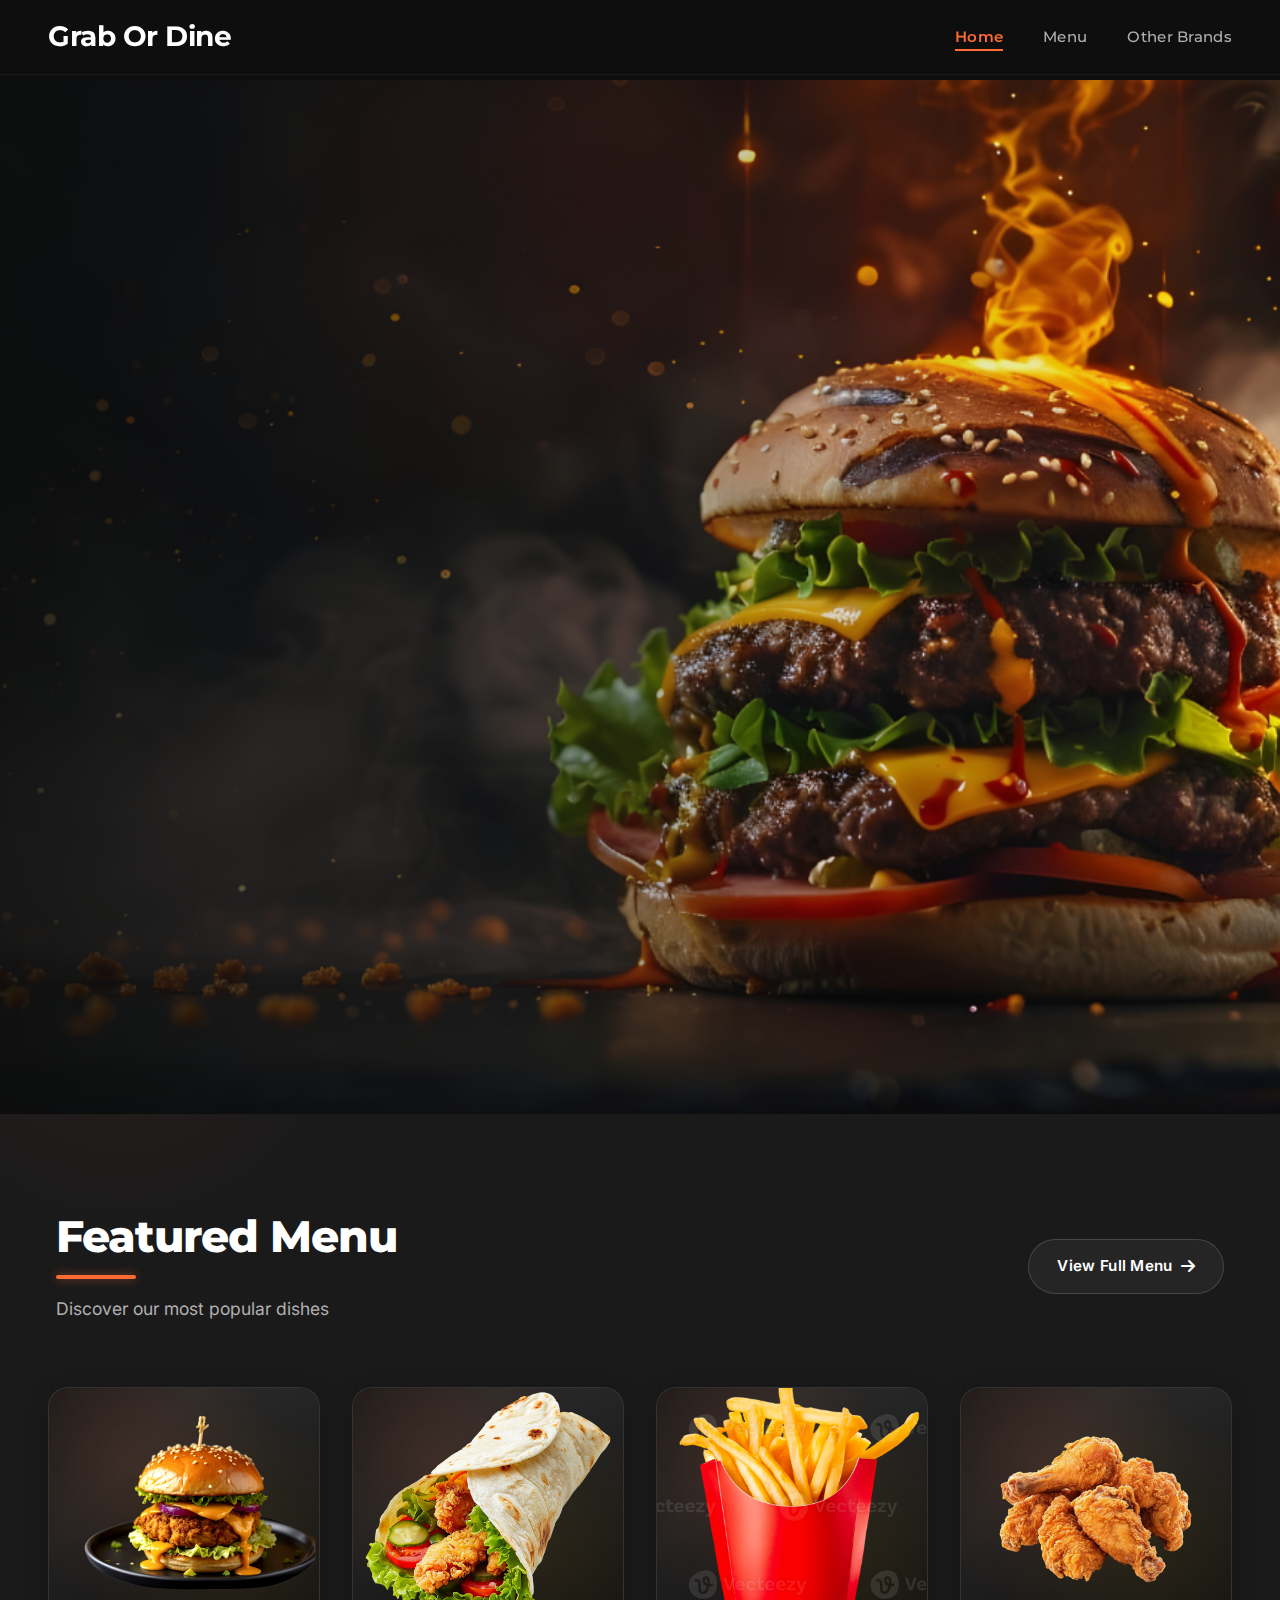
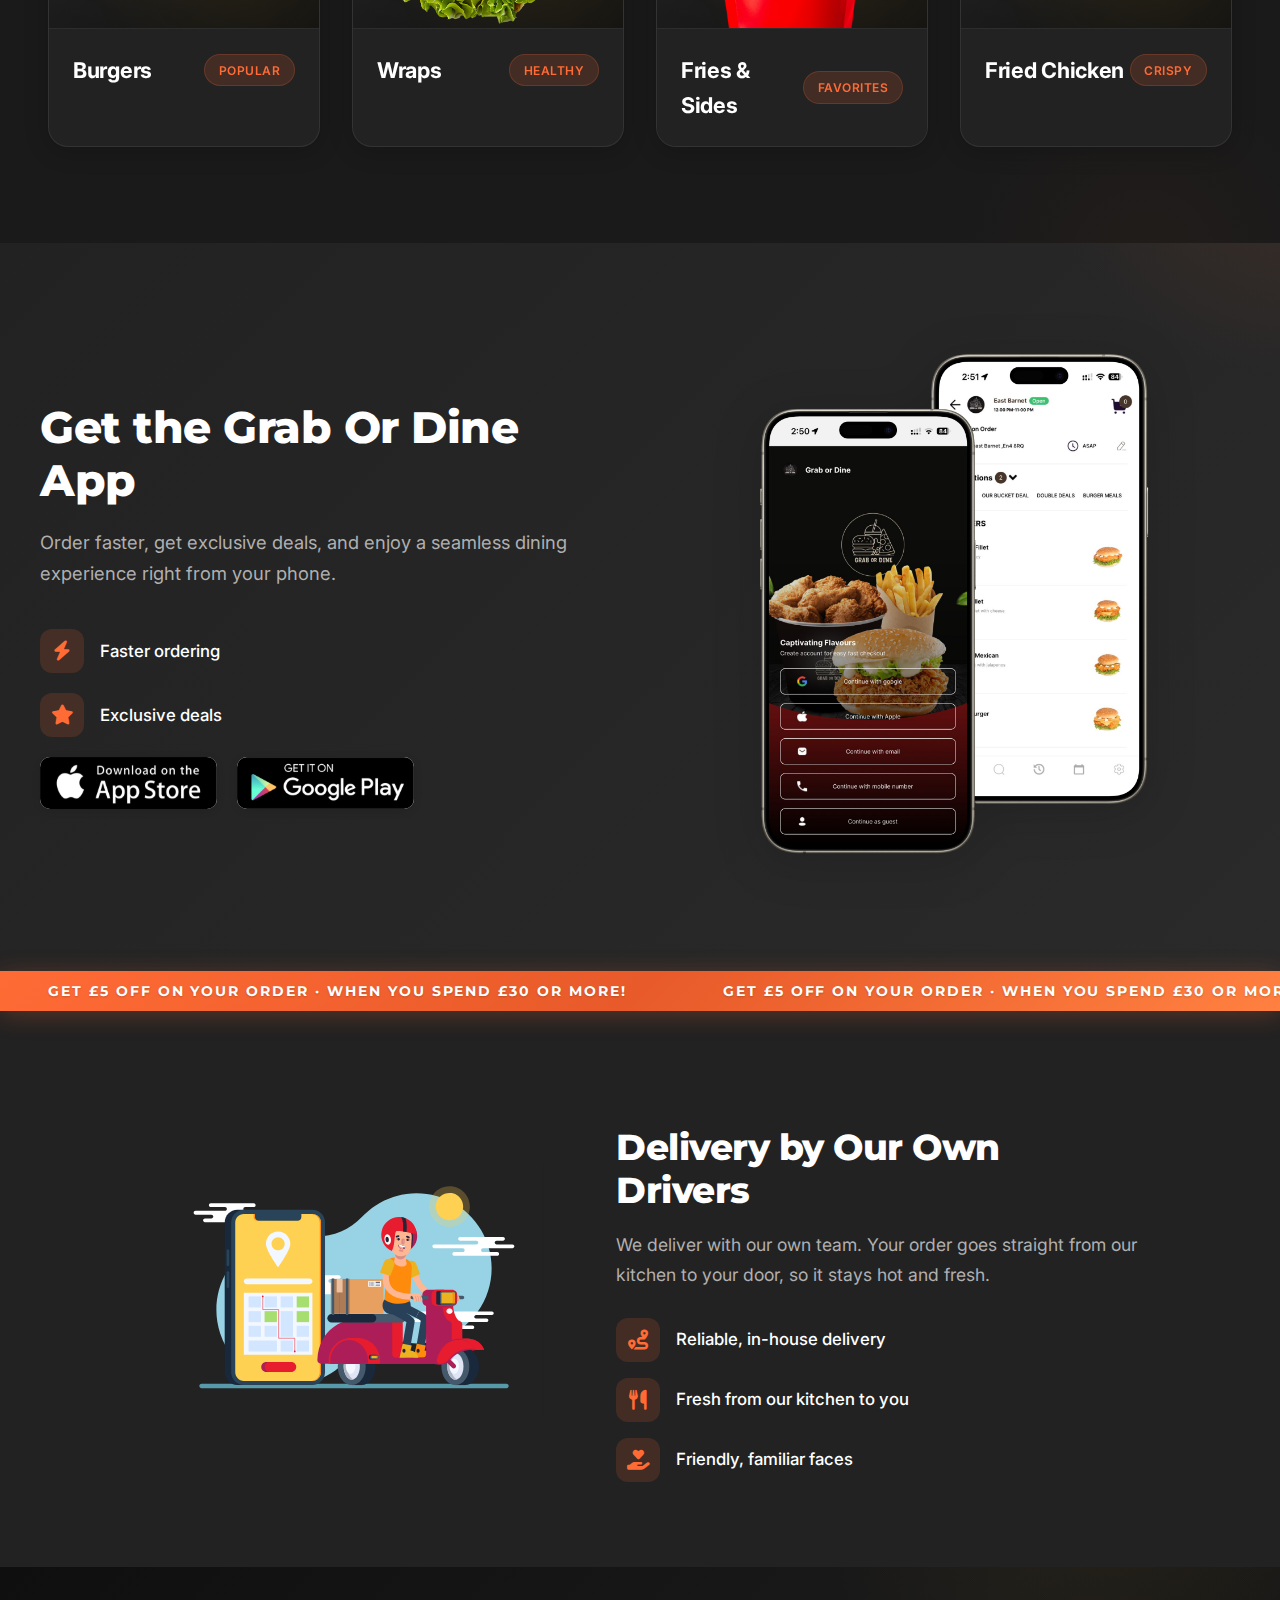
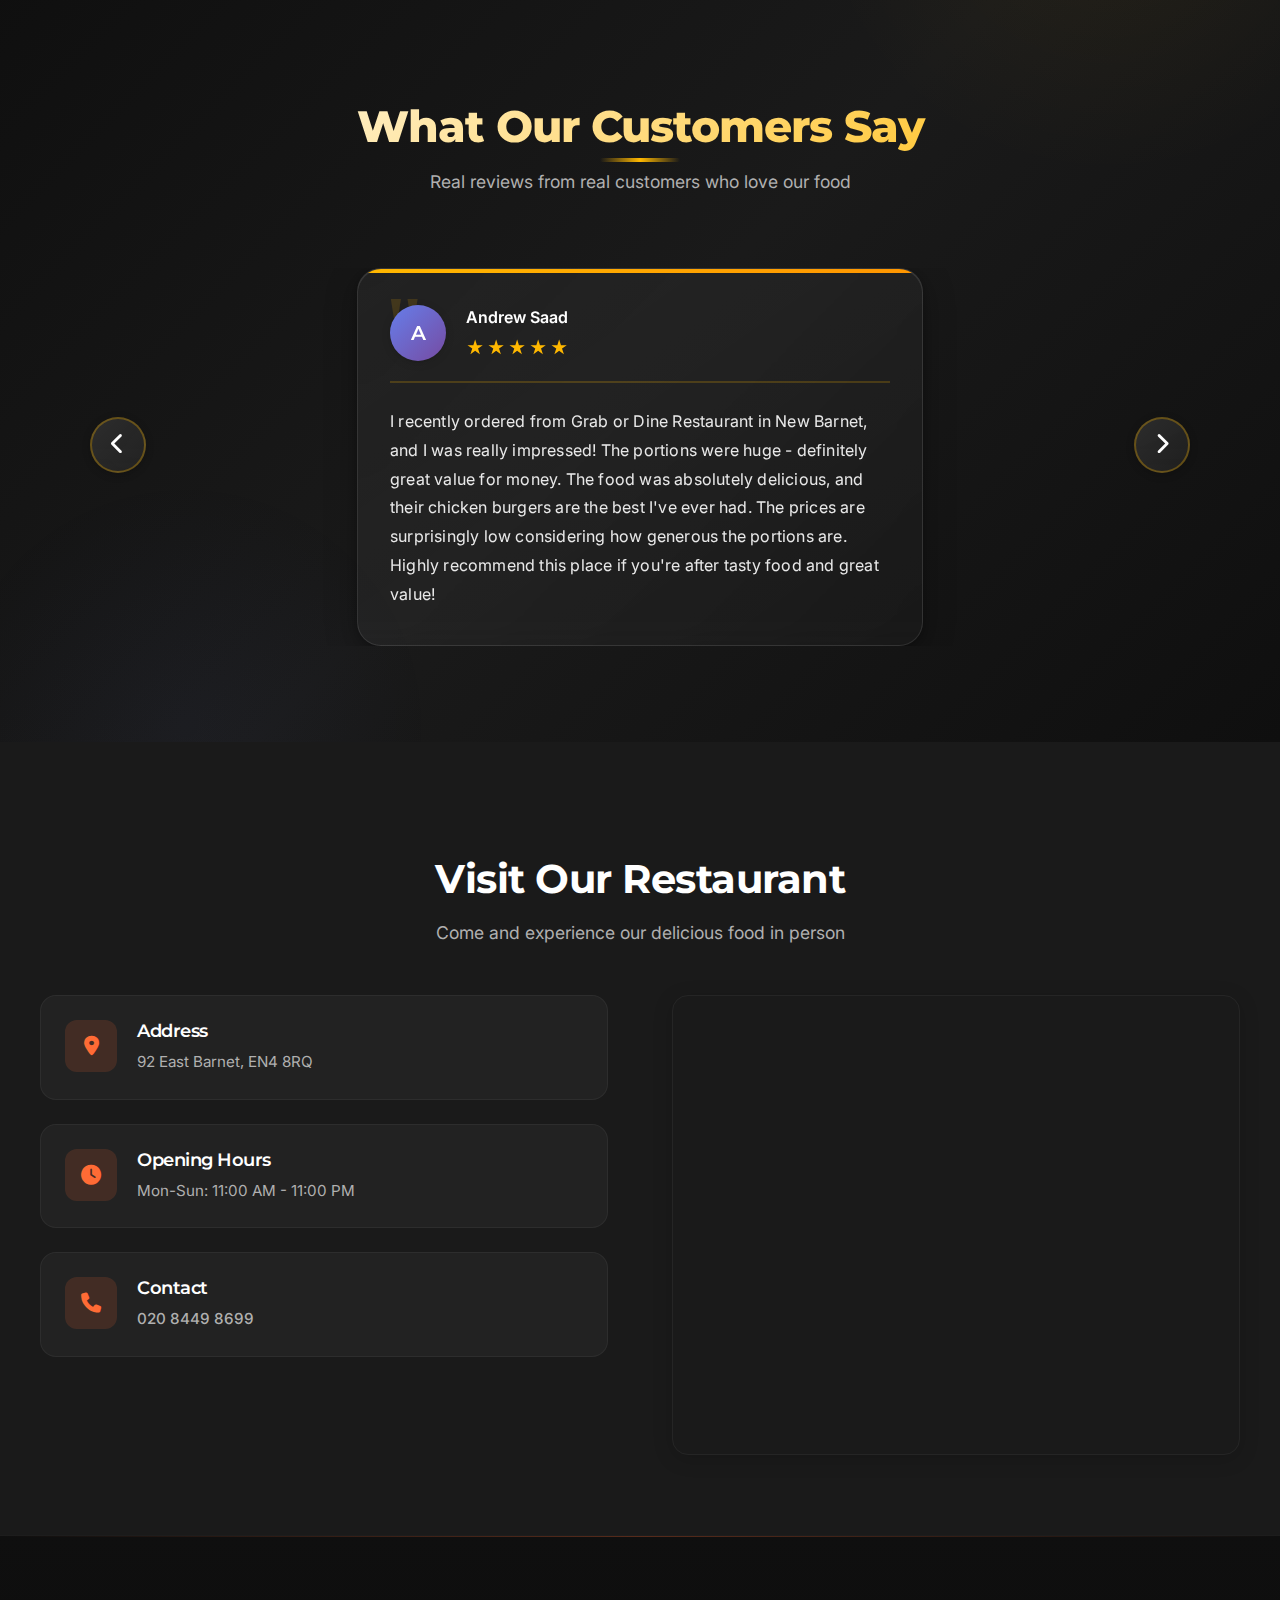
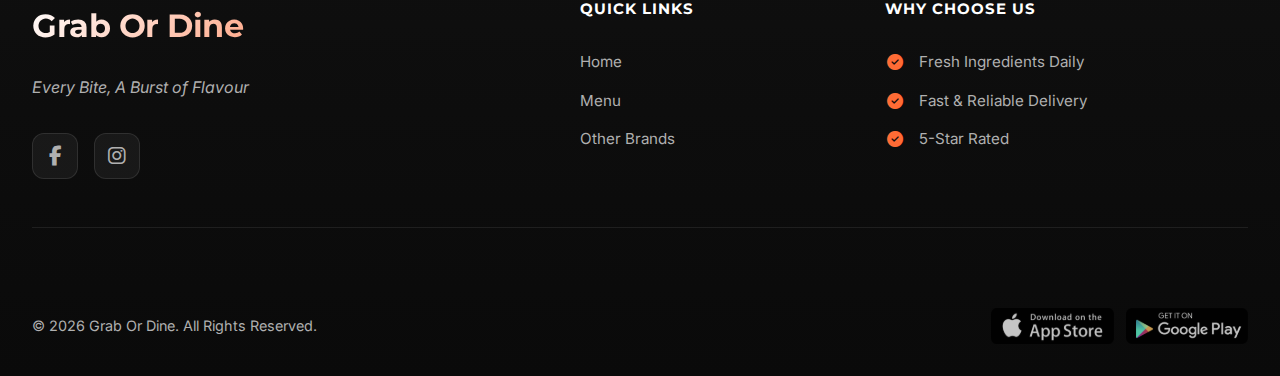
<file: index.html>
<!DOCTYPE html>
<html lang="en">

<head>
  <meta charset="UTF-8">
  <meta name="viewport" content="width=device-width, initial-scale=1.0, viewport-fit=cover">
  <meta name="description"
    content="Grab Or Dine - Fresh, delicious burgers, wraps, fried chicken and more. Order online for delivery or takeaway. Quality food made with passion in East Barnet.">
  <meta name="keywords" content="restaurant, burgers, fried chicken, wraps, food delivery, takeaway, East Barnet">
  <meta name="theme-color" content="#0f0f0f">

  <!-- Favicon -->
  <link rel="icon" type="image/png" href="images/god logo.png">
  <link rel="shortcut icon" type="image/png" href="images/god logo.png">
  <link rel="apple-touch-icon" href="images/god logo.png">

  <!-- Open Graph Meta Tags -->
  <meta property="og:title" content="Grab Or Dine - Delicious Food, Fast Delivery">
  <meta property="og:description" content="Fresh burgers, wraps, fried chicken and more. Order online now!">
  <meta property="og:type" content="restaurant">
  <meta property="og:url" content="https://grabordine.co.uk">
  <meta property="og:image" content="https://grabordine.co.uk/images/god logo.png">
  <meta property="og:image:width" content="1200">
  <meta property="og:image:height" content="630">
  <meta property="og:image:alt" content="Grab Or Dine - Fresh burgers, wraps, and fried chicken">
  <meta property="og:image:type" content="image/png">
  <meta property="og:site_name" content="Grab Or Dine">
  <meta property="og:locale" content="en_GB">
  <meta property="og:locale:alternate" content="en_US">
  <meta property="og:determiner" content="the">
  <meta property="restaurant:contact_info:street_address" content="92 East Barnet">
  <meta property="restaurant:contact_info:locality" content="East Barnet">
  <meta property="restaurant:contact_info:postal_code" content="EN4 8RQ">
  <meta property="restaurant:contact_info:country_name" content="United Kingdom">
  <meta property="restaurant:contact_info:phone_number" content="+442084498699">
  <meta property="place:location:latitude" content="51.6444">
  <meta property="place:location:longitude" content="-0.1644">
  <meta property="business:contact_data:website" content="https://grabordine.co.uk">
  <meta property="business:contact_data:phone_number" content="+442084498699">
  <meta property="business:contact_data:street_address" content="92 East Barnet">
  <meta property="business:contact_data:locality" content="East Barnet">
  <meta property="business:contact_data:postal_code" content="EN4 8RQ">
  <meta property="business:contact_data:country_name" content="United Kingdom">

  <!-- Twitter Card Meta Tags -->
  <meta name="twitter:card" content="summary_large_image">
  <meta name="twitter:title" content="Grab Or Dine - Delicious Food, Fast Delivery">
  <meta name="twitter:description" content="Fresh burgers, wraps, fried chicken and more. Order online now!">
  <meta name="twitter:image" content="https://grabordine.co.uk/images/god logo.png">
  <meta name="twitter:image:alt" content="Grab Or Dine - Fresh burgers, wraps, and fried chicken">

  <!-- Canonical URL -->
  <link rel="canonical" href="https://grabordine.co.uk/">

  <!-- Robots Meta -->
  <meta name="robots" content="index, follow, max-image-preview:large, max-snippet:-1, max-video-preview:-1">
  <meta name="googlebot" content="index, follow">

  <!-- Additional SEO Meta Tags -->
  <meta name="author" content="Grab Or Dine">
  <meta name="geo.region" content="GB-ENG">
  <meta name="geo.placename" content="East Barnet">
  <meta name="geo.position" content="51.6444;-0.1644">
  <meta name="ICBM" content="51.6444, -0.1644">

  <title>Grab Or Dine - Delicious Food, Fast Delivery | Order Now</title>

  <!-- DNS Prefetch for external resources -->
  <link rel="dns-prefetch" href="https://fonts.googleapis.com">
  <link rel="dns-prefetch" href="https://fonts.gstatic.com">
  <link rel="dns-prefetch" href="https://cdnjs.cloudflare.com">
  <link rel="dns-prefetch" href="https://www.google.com">

  <!-- Preconnect to critical domains -->
  <link rel="preconnect" href="https://fonts.googleapis.com">
  <link rel="preconnect" href="https://fonts.gstatic.com" crossorigin>
  <link rel="preconnect" href="https://cdnjs.cloudflare.com" crossorigin>

  <!-- Preload critical assets -->
  <link rel="preload" href="style.css" as="style">
  <link rel="preload" href="images/hero4.png" as="image" fetchpriority="high">
  <link rel="preload" href="images/hero4@2x.png" as="image" fetchpriority="high" media="(min-resolution: 2dppx)">

  <!-- Font loading with display swap for better performance -->
  <link rel="preload"
    href="https://fonts.googleapis.com/css2?family=Inter:wght@400;500;600&family=Montserrat:wght@600;700;800&display=swap"
    as="style" onload="this.onload=null;this.rel='stylesheet'">
  <noscript>
    <link
      href="https://fonts.googleapis.com/css2?family=Inter:wght@400;500;600&family=Montserrat:wght@600;700;800&display=swap"
      rel="stylesheet">
  </noscript>

  <!-- Font Awesome - Load asynchronously -->
  <link rel="preload" href="https://cdnjs.cloudflare.com/ajax/libs/font-awesome/6.5.1/css/all.min.css" as="style"
    onload="this.onload=null;this.rel='stylesheet'">
  <noscript>
    <link rel="stylesheet" href="https://cdnjs.cloudflare.com/ajax/libs/font-awesome/6.5.1/css/all.min.css"
      integrity="sha512-DTOQO9RWCH3ppGqcWaEA1BIZOC6xxalwEsw9c2QQeAIftl+Vegovlnee1c9QX4TctnWMn13TZye+giMm8e2LwA=="
      crossorigin="anonymous" referrerpolicy="no-referrer">
  </noscript>

  <link rel="stylesheet" href="style.css">


  <!-- Structured Data (JSON-LD) -->
  <script type="application/ld+json">
  {
    "@context": "https://schema.org",
    "@type": "Restaurant",
    "name": "Grab Or Dine",
    "image": "https://grabordine.co.uk/images/god logo.png",
    "description": "Fresh, delicious burgers, wraps, fried chicken and more. Order online for delivery or takeaway. Quality food made with passion in East Barnet.",
    "address": {
      "@type": "PostalAddress",
      "streetAddress": "92 East Barnet",
      "addressLocality": "East Barnet",
      "postalCode": "EN4 8RQ",
      "addressCountry": "GB"
    },
    "geo": {
      "@type": "GeoCoordinates",
      "latitude": "51.6444",
      "longitude": "-0.1644"
    },
    "url": "https://grabordine.co.uk",
    "telephone": "+442084498699",
    "priceRange": "££",
    "servesCuisine": ["Burgers", "Fried Chicken", "Wraps", "Fast Food"],
    "openingHoursSpecification": [
      {
        "@type": "OpeningHoursSpecification",
        "dayOfWeek": [
          "Monday",
          "Tuesday",
          "Wednesday",
          "Thursday",
          "Friday",
          "Saturday",
          "Sunday"
        ],
        "opens": "11:00",
        "closes": "23:00"
      }
    ],
    "menu": "https://grabordine.co.uk/menu.html",
    "acceptsReservations": "False",
    "hasMenu": "https://grabordine.co.uk/menu.html",
    "sameAs": [
      "https://facebook.com/grabordine.co.uk",
      "https://www.instagram.com/grabordine.co.uk/"
    ],
    "aggregateRating": {
      "@type": "AggregateRating",
      "ratingValue": "5",
      "reviewCount": "100"
    }
  }
  </script>

  <script>
    // Async font loading fallback
    !function (e) { "use strict"; var t = function (t, n, o) { var i, r = e.document, a = r.createElement("link"); if (n) i = n; else { var l = (r.body || r.getElementsByTagName("head")[0]).childNodes; i = l[l.length - 1] } var d = r.styleSheets; a.rel = "stylesheet", a.href = t, a.media = "only x", function e(t) { if (r.body) return t(); setTimeout(function () { e(t) }) }(function () { i.parentNode.insertBefore(a, n ? i : i.nextSibling) }); var f = function (e) { for (var t = a.href, n = d.length; n--;)if (d[n].href === t) return e(); setTimeout(function () { f(e) }) }; return a.addEventListener && a.addEventListener("load", function () { this.media = o || "all" }), a.onloadcssdefined = f, f(function () { a.media !== o && (a.media = o || "all") }), a }; "undefined" != typeof exports ? exports.loadCSS = t : e.loadCSS = t }("undefined" != typeof global ? global : this);
  </script>
</head>

<body>
  <!-- Skip to main content for accessibility -->
  <a href="#main-content" class="skip-link">Skip to main content</a>

  <header>
    <nav class="navbar" role="navigation" aria-label="Main navigation">
      <a href="index.html" class="logo" aria-label="Grab Or Dine Home">Grab Or Dine</a>
      <!-- From Uiverse.io by JulanDeAlb -->
      <label class="hamburger" aria-label="Toggle navigation menu">
        <input type="checkbox" aria-expanded="false">
        <svg viewBox="0 0 32 32">
          <path class="line line-top-bottom"
            d="M27 10 13 10C10.8 10 9 8.2 9 6 9 3.5 10.8 2 13 2 15.2 2 17 3.8 17 6L17 26C17 28.2 18.8 30 21 30 23.2 30 25 28.2 25 26 25 23.8 23.2 22 21 22L7 22">
          </path>
          <path class="line" d="M7 16 27 16"></path>
        </svg>
      </label>
      <ul class="nav-links" role="menubar">
        <li role="none"><a href="index.html" role="menuitem" aria-current="page">Home</a></li>
        <li role="none"><a href="menu.html" role="menuitem">Menu</a></li>
        <li role="none"><a href="brands.html" role="menuitem">Other Brands</a></li>
      </ul>
    </nav>
  </header>

  <main id="main-content">
    <section class="hero" aria-labelledby="hero-heading">
      <!-- Animated Background Elements -->
      <div class="hero-bg-shapes" aria-hidden="true">
        <div class="hero-shape hero-shape-1"></div>
        <div class="hero-shape hero-shape-2"></div>
        <div class="hero-shape hero-shape-3"></div>
      </div>

      <div class="hero-content">
        <div class="hero-badge">
          <span class="badge-icon">⚡</span>
          <span class="badge-text">Fast & Fresh Delivery</span>
        </div>

        <h1 id="hero-heading" class="hero-title">
          <span class="hero-title-line hero-line-1">Every Bite,</span>
          <span class="hero-title-line hero-line-2">A Burst of</span>
          <span class="hero-title-line hero-line-3 accent-text">Flavour</span>
        </h1>

        <p class="hero-subtitle">Experience the perfect blend of taste and quality with our handcrafted burgers, crispy
          chicken, and more.</p>
        <p class="hero-tagline">Grab it fresh. Dine in or get it delivered.</p>

        <div class="hero-cta-group">
          <button class="cta-btn cta-primary" id="heroOrderBtn">
            <span class="btn-text">Order Now</span>
            <span class="btn-icon">→</span>
          </button>
        </div>
      </div>

      <!-- Scroll Indicator -->
      <div class="hero-scroll-indicator" aria-hidden="true">
        <div class="scroll-mouse">
          <div class="scroll-wheel"></div>
        </div>
        <span class="scroll-text">Scroll to explore</span>
      </div>
    </section>


    <section class="featured-menu" aria-labelledby="featured-heading">
      <div class="featured-header">
        <div class="featured-heading">
          <h2 id="featured-heading">Featured Menu</h2>
          <p class="featured-subtitle">Discover our most popular dishes</p>
        </div>
        <a href="menu.html" class="link-see-all" aria-label="View full menu">
          <span>View Full Menu</span>
          <i class="fas fa-arrow-right" aria-hidden="true"></i>
        </a>
      </div>
      <div class="featured-grid" role="list">
        <a href="menu.html" class="featured-card" role="listitem" aria-label="View Burgers menu">
          <div class="featured-card-image">
            <img src="images/burger1.png" alt="Delicious burger with cheese and toppings" loading="lazy" width="280"
              height="240">
            <div class="featured-overlay" aria-hidden="true"></div>
          </div>
          <div class="featured-content">
            <span class="featured-title">Burgers</span>
            <span class="featured-badge" aria-label="Popular item">Popular</span>
          </div>
        </a>
        <a href="menu.html" class="featured-card" role="listitem" aria-label="View Wraps menu">
          <div class="featured-card-image">
            <img src="images/wraps.png" alt="Fresh wrap with chicken and vegetables" loading="lazy" width="280"
              height="240">
            <div class="featured-overlay" aria-hidden="true"></div>
          </div>
          <div class="featured-content">
            <span class="featured-title">Wraps</span>
            <span class="featured-badge" aria-label="Healthy option">Healthy</span>
          </div>
        </a>
        <a href="menu.html" class="featured-card" role="listitem" aria-label="View Fries and Sides menu">
          <div class="featured-card-image">
            <img src="images/fries.png" alt="Crispy golden french fries" loading="lazy" width="280" height="240">
            <div class="featured-overlay" aria-hidden="true"></div>
          </div>
          <div class="featured-content">
            <span class="featured-title">Fries & Sides</span>
            <span class="featured-badge" aria-label="Customer favorites">Favorites</span>
          </div>
        </a>
        <a href="menu.html" class="featured-card" role="listitem" aria-label="View Fried Chicken menu">
          <div class="featured-card-image">
            <img src="images/fried chicken.png" alt="Crispy fried chicken pieces" loading="lazy" width="280"
              height="240">
            <div class="featured-overlay" aria-hidden="true"></div>
          </div>
          <div class="featured-content">
            <span class="featured-title">Fried Chicken</span>
            <span class="featured-badge" aria-label="Crispy texture">Crispy</span>
          </div>
        </a>
      </div>
    </section>


    <section class="app-download" aria-labelledby="app-heading">
      <div class="app-content">
        <div class="app-text">
          <h2 id="app-heading">Get the Grab Or Dine App</h2>
          <p class="app-description">Order faster, get exclusive deals, and enjoy a seamless dining experience right
            from your phone.</p>
          <ul class="app-features" role="list">
            <li class="feature-item" role="listitem">
              <div class="feature-icon" aria-hidden="true">
                <i class="fas fa-bolt"></i>
              </div>
              <span>Faster ordering</span>
            </li>
            <li class="feature-item" role="listitem">
              <div class="feature-icon" aria-hidden="true">
                <i class="fas fa-star"></i>
              </div>
              <span>Exclusive deals</span>
            </li>

            <div class="app-badges">
              <a href="https://apps.apple.com/gb/app/grab-or-dine/id6738953440" class="app-badge"
                aria-label="Download on the Apple App Store" target="_blank" rel="noopener noreferrer">
                <img src="images/apple-store.logo.svg" alt="Download on the App Store" loading="lazy" width="156"
                  height="52">
              </a>
              <a href="https://play.google.com/store/apps/details?id=com.mitakeaway.grabordine" class="app-badge"
                aria-label="Get it on Google Play Store" target="_blank" rel="noopener noreferrer">
                <img src="images/google-play.logo.svg" alt="Get it on Google Play" loading="lazy" width="156"
                  height="52">
              </a>
            </div>
        </div>
        <div class="app-mockup" aria-hidden="true">
          <img src="images/GOD Mobile app mockup.png" alt="" loading="lazy" width="800" height="auto">
        </div>
      </div>
    </section>

    <!-- Promo strip below app download -->
    <section class="horizontal-promo horizontal-promo--inline"
      aria-label="Promotion: Get £5 off when you spend £30 or more">
      <div class="horizontal-promo__track">
        <span class="horizontal-promo__text">Get £5 off on your order · When you spend £30 or more!</span>
        <span class="horizontal-promo__text" aria-hidden="true">Get £5 off on your order · When you spend £30 or
          more!</span>
      </div>
    </section>

    <section class="own-drivers-section" aria-labelledby="own-drivers-heading">
      <div class="own-drivers-content">
        <div class="own-drivers-visual" aria-hidden="true">
          <img src="images/delivery2.svg" alt="" width="400" height="400" loading="lazy">
        </div>
        <div class="own-drivers-text">
          <h2 id="own-drivers-heading">Delivery by Our Own Drivers</h2>
          <p class="own-drivers-description">We deliver with our own team. Your order goes straight from our kitchen to
            your door, so it stays hot and fresh.</p>
          <ul class="own-drivers-features" role="list">
            <li class="feature-item" role="listitem">
              <div class="feature-icon" aria-hidden="true">
                <i class="fas fa-route"></i>
              </div>
              <span>Reliable, in-house delivery</span>
            </li>
            <li class="feature-item" role="listitem">
              <div class="feature-icon" aria-hidden="true">
                <i class="fas fa-utensils"></i>
              </div>
              <span>Fresh from our kitchen to you</span>
            </li>
            <li class="feature-item" role="listitem">
              <div class="feature-icon" aria-hidden="true">
                <i class="fas fa-hand-holding-heart"></i>
              </div>
              <span>Friendly, familiar faces</span>
            </li>
          </ul>
        </div>
      </div>
    </section>

    <section class="reviews" aria-labelledby="reviews-heading">
      <div class="reviews-header">
        <h2 id="reviews-heading">What Our Customers Say</h2>
        <p class="reviews-subtitle">Real reviews from real customers who love our food</p>
      </div>
      <div class="reviews-container" role="region" aria-label="Customer reviews carousel">
        <button class="review-arrow" id="reviewPrev" aria-label="Show previous review">
          <i class="fas fa-chevron-left" aria-hidden="true"></i>
        </button>
        <div class="reviews-carousel">
          <div class="review-slide" id="reviewSlide" role="article" aria-live="polite" aria-atomic="true">
            <div class="review-loading">Loading reviews...</div>
          </div>
        </div>
        <button class="review-arrow" id="reviewNext" aria-label="Show next review">
          <i class="fas fa-chevron-right" aria-hidden="true"></i>
        </button>
      </div>
    </section>

    <section class="map-section">
      <div class="map-header">
        <h2>Visit Our Restaurant</h2>
        <p class="map-subtitle">Come and experience our delicious food in person</p>
      </div>
      <div class="map-content">
        <div class="map-info">
          <div class="location-details">
            <div class="location-item">
              <div class="location-icon">
                <i class="fas fa-map-marker-alt"></i>
              </div>
              <div class="location-text">
                <h3>Address</h3>
                <p>92 East Barnet, EN4 8RQ</p>
              </div>
            </div>
            <div class="location-item">
              <div class="location-icon">
                <i class="fas fa-clock"></i>
              </div>
              <div class="location-text">
                <h3>Opening Hours</h3>
                <p>Mon-Sun: 11:00 AM - 11:00 PM</p>
              </div>
            </div>
            <div class="location-item">
              <div class="location-icon">
                <i class="fas fa-phone"></i>
              </div>
              <div class="location-text">
                <h3>Contact</h3>
                <p><a href="tel:+442084498699" class="phone-link">020 8449 8699</a></p>
              </div>
            </div>
          </div>
        </div>
        <div class="map-embed">
          <iframe src="https://www.google.com/maps?q=92+East+Barnet,+EN4+8RQ&output=embed" width="100%" height="400"
            style="border:0; border-radius:16px;" allowfullscreen="" loading="lazy"
            title="Location map of Grab Or Dine restaurant" referrerpolicy="no-referrer-when-downgrade"></iframe>
        </div>
      </div>
    </section>
  </main>

  <!-- Back to Top Button -->
  <button id="backToTop" class="back-to-top" aria-label="Back to top" title="Back to top">
    <i class="fas fa-arrow-up"></i>
  </button>

  <footer role="contentinfo">
    <div class="footer-container">
      <div class="footer-top">
        <div class="footer-section footer-brand">
          <div class="footer-logo">Grab Or Dine</div>
          <p class="footer-tagline">Every Bite, A Burst of Flavour</p>
          <nav class="footer-social-icons" aria-label="Social media links">
            <a href="https://facebook.com/grabordine.co.uk?mibextid=ZbWKwL&_rdc=1&_rdr#"
              aria-label="Follow us on Facebook" class="footer-social-icon" target="_blank" rel="noopener noreferrer">
              <i class="fab fa-facebook-f" aria-hidden="true"></i>
            </a>
            <a href="https://www.instagram.com/grabordine.co.uk/" aria-label="Follow us on Instagram"
              class="footer-social-icon" target="_blank" rel="noopener noreferrer">
              <i class="fab fa-instagram" aria-hidden="true"></i>
            </a>
          </nav>
        </div>

        <div class="footer-section footer-links-section">
          <h3 class="footer-section-title">Quick Links</h3>
          <nav class="footer-nav" aria-label="Footer navigation">
            <a href="index.html">Home</a>
            <a href="menu.html">Menu</a>
            <a href="brands.html">Other Brands</a>
          </nav>
        </div>

        <div class="footer-section footer-highlights">
          <h3 class="footer-section-title">Why Choose Us</h3>
          <div class="footer-highlights-list">
            <div class="footer-highlight-item">
              <i class="fas fa-check-circle" aria-hidden="true"></i>
              <span>Fresh Ingredients Daily</span>
            </div>
            <div class="footer-highlight-item">
              <i class="fas fa-check-circle" aria-hidden="true"></i>
              <span>Fast & Reliable Delivery</span>
            </div>
            <div class="footer-highlight-item">
              <i class="fas fa-check-circle" aria-hidden="true"></i>
              <span>5-Star Rated</span>
            </div>
          </div>
        </div>
      </div>

      <div class="footer-bottom">
        <div class="footer-copy">&copy; <span id="current-year">2025</span> Grab Or Dine. All Rights Reserved.</div>
        <div class="footer-app-badges">
          <a href="https://apps.apple.com/gb/app/grab-or-dine/id6738953440" class="footer-app-badge"
            aria-label="Download on the Apple App Store" target="_blank" rel="noopener noreferrer">
            <img src="images/apple-store.logo.svg" alt="Download on the App Store" loading="lazy" width="120"
              height="40">
          </a>
          <a href="https://play.google.com/store/apps/details?id=com.mitakeaway.grabordine" class="footer-app-badge"
            aria-label="Get it on Google Play Store" target="_blank" rel="noopener noreferrer">
            <img src="images/google-play.logo.svg" alt="Get it on Google Play" loading="lazy" width="120" height="40">
          </a>
        </div>
      </div>
    </div>
  </footer>
  <div id="orderModal" class="order-modal" role="dialog" aria-modal="true" aria-labelledby="modal-title"
    style="display:none;">
    <div class="order-modal-content" role="document">
      <h3 class="order-modal-title" id="modal-title">How do you want to order</h3>

      <div class="order-main-section">
        <a href="https://order.grabordine.co.uk/" class="order-main-option" target="_blank" rel="noopener noreferrer">
          <div class="order-main-logo">
            <img src="images/god logo.png" alt="Grab Or Dine logo" loading="lazy" width="64" height="64">
          </div>
          <div class="order-main-content">
            <h4 class="order-main-brand">Grab or Dine</h4>
            <div class="order-main-tags">
              <span class="order-tag">Collection</span>
              <span class="order-tag">Delivery</span>
            </div>
          </div>
          <span class="order-arrow" aria-hidden="true">
            <i class="fas fa-arrow-right"></i>
          </span>
        </a>
      </div>

      <div class="order-other-brands-section">
        <h4 class="order-other-brands-title">Explore our other brands</h4>

        <a href="https://ceylonflavours.co.uk/" class="order-brand-option" target="_blank" rel="noopener noreferrer">
          <div class="order-brand-logo">
            <img src="images/ceylon flavours logo png.png" alt="Ceylon Flavours logo" loading="lazy" width="48"
              height="48">
          </div>
          <div class="order-brand-content">
            <h5 class="order-brand-name">Ceylon Flavours</h5>
            <div class="order-brand-items">
              <span class="order-item">Biryani</span>
              <span class="order-item">Kottu</span>
              <span class="order-item">Curry</span>
              <span class="order-item">Rice</span>
            </div>
          </div>
          <span class="order-arrow" aria-hidden="true">
            <i class="fas fa-arrow-right"></i>
          </span>
        </a>

        <a href="https://rienzies.co.uk/" class="order-brand-option" target="_blank" rel="noopener noreferrer">
          <div class="order-brand-logo">
            <img src="images/rienzies logo png.png" alt="Rienzies logo" loading="lazy" width="48" height="48">
          </div>
          <div class="order-brand-content">
            <h5 class="order-brand-name">Rienzies</h5>
            <div class="order-brand-items">
              <span class="order-item">Burgers</span>
              <span class="order-item">Wings</span>
              <span class="order-item">Sides</span>
            </div>
          </div>
          <span class="order-arrow" aria-hidden="true">
            <i class="fas fa-arrow-right"></i>
          </span>
        </a>
      </div>

      <button class="order-modal-close" id="orderModalClose" aria-label="Close order options">&times;</button>
    </div>
  </div>
  <script src="script.js" defer></script>
</body>

</html>
</file>
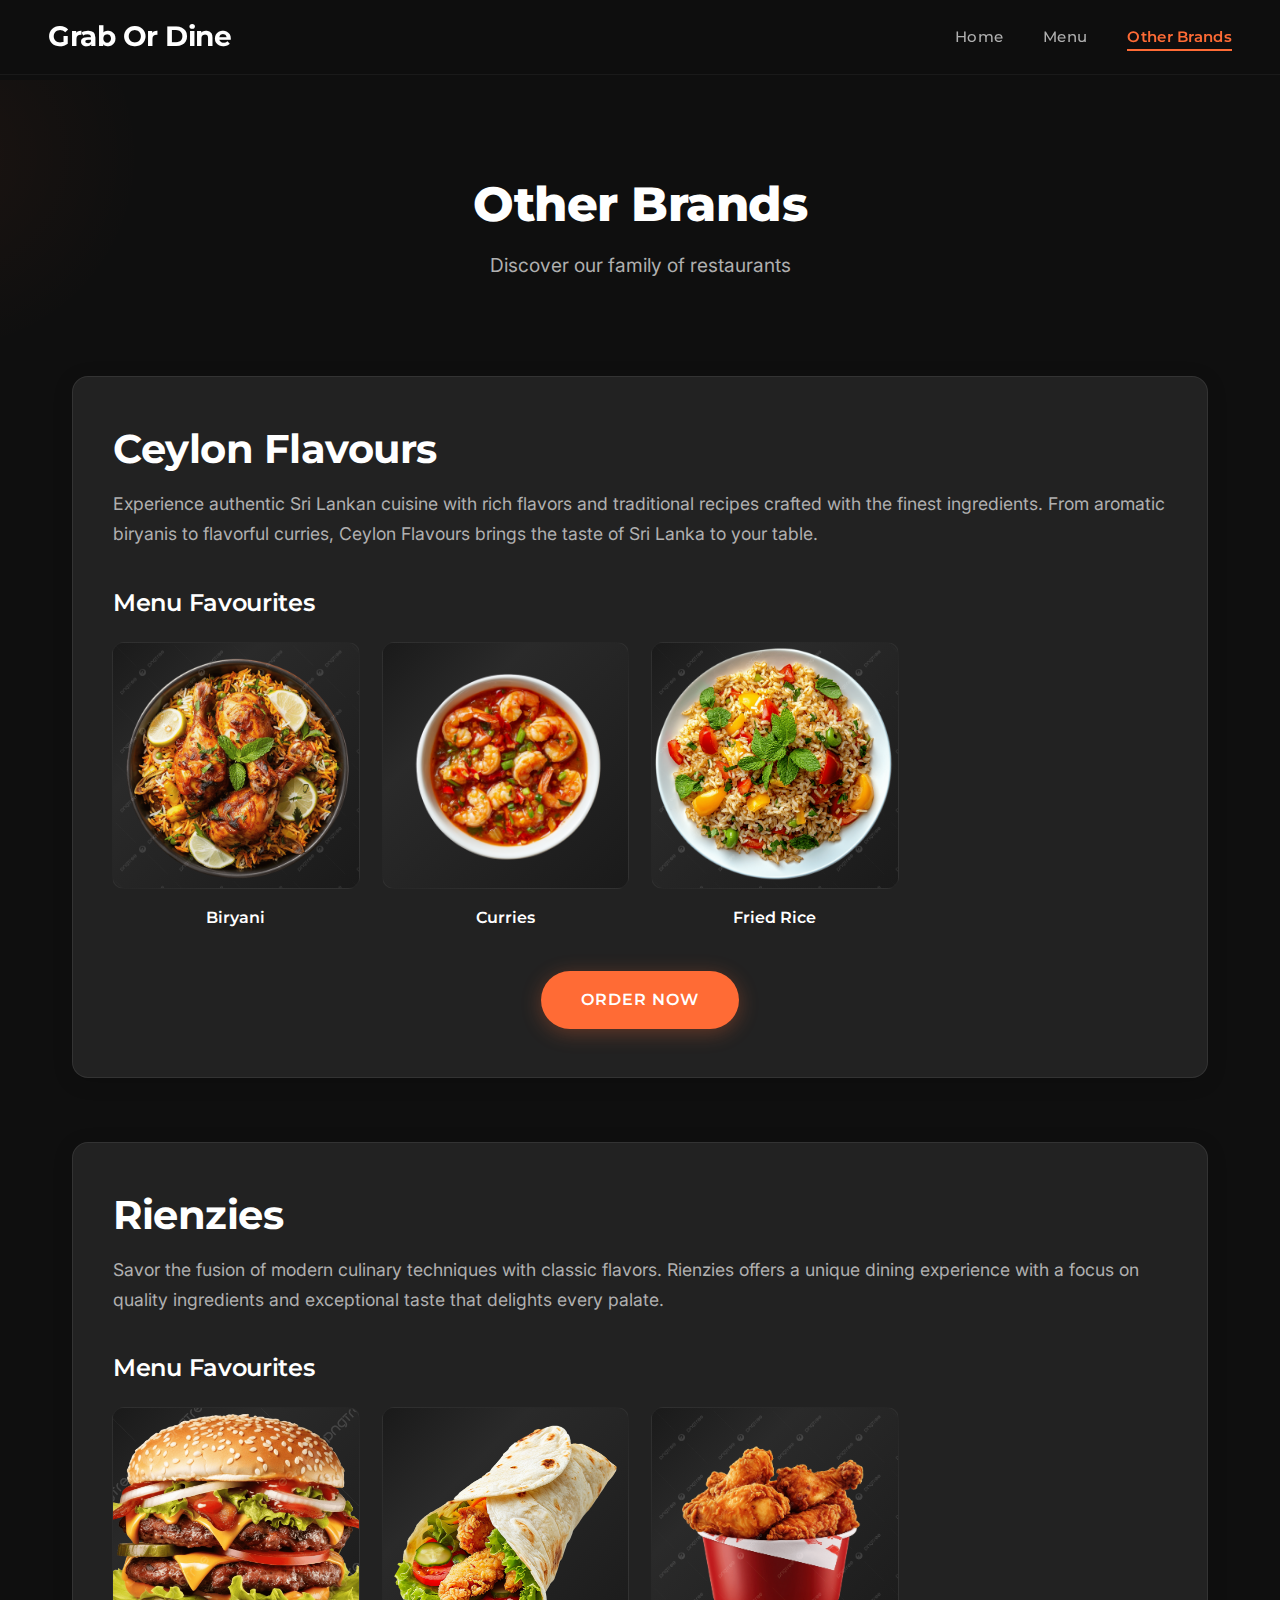
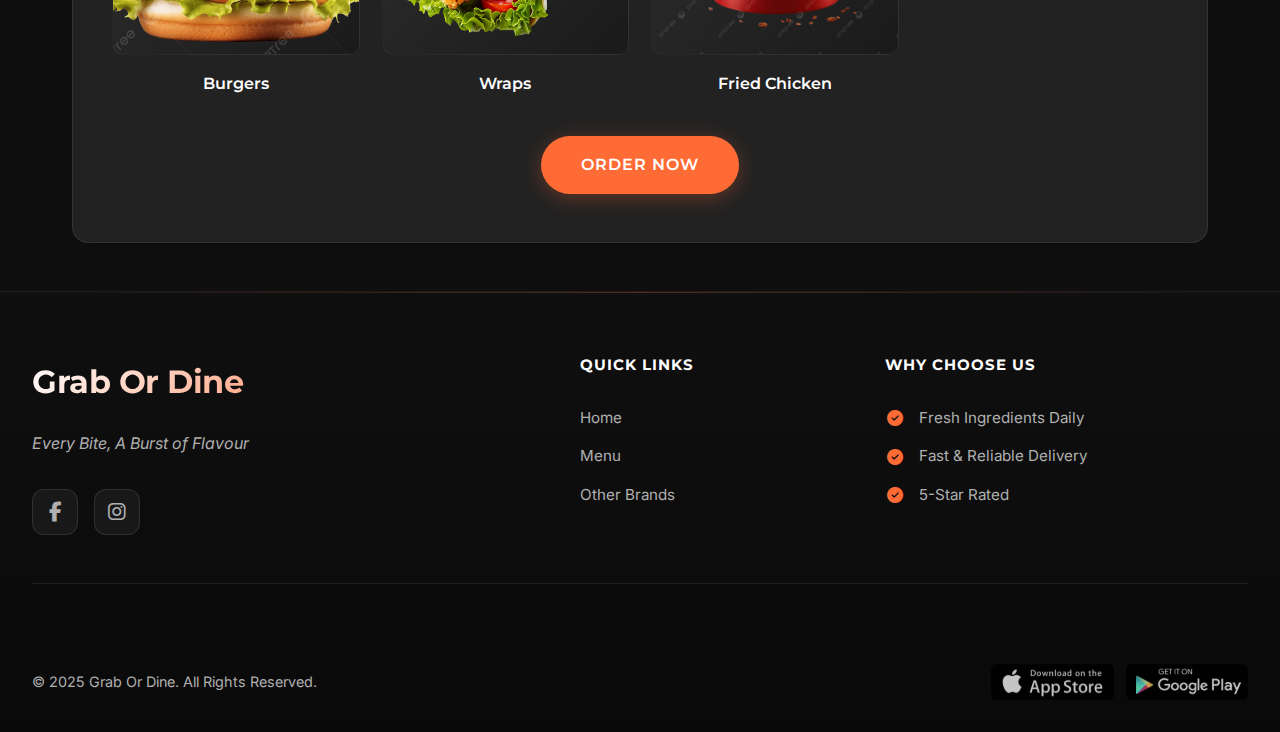
<file: brands.html>
<!DOCTYPE html>
<html lang="en">
<head>
  <meta charset="UTF-8">
  <meta name="viewport" content="width=device-width, initial-scale=1.0">
  <meta name="description" content="Discover our other restaurant brands - Ceylon Flavours and Rienzies. Authentic Sri Lankan cuisine and delicious dining experiences.">
  <meta name="keywords" content="other brands, Ceylon Flavours, Rienzies, restaurants, Sri Lankan cuisine">
  <meta name="theme-color" content="#0f0f0f">
  
  <!-- Favicon -->
  <link rel="icon" type="image/png" href="images/god logo.png">
  <link rel="shortcut icon" type="image/png" href="images/god logo.png">
  <link rel="apple-touch-icon" href="images/god logo.png">
  
  <!-- Open Graph Meta Tags -->
  <meta property="og:title" content="Other Brands - Grab Or Dine">
  <meta property="og:description" content="Discover our other restaurant brands">
  <meta property="og:type" content="website">
  <meta property="og:url" content="https://grabordine.co.uk/brands.html">
  
  <title>Other Brands - Grab Or Dine | Ceylon Flavours & Rienzies</title>
  
  <!-- DNS Prefetch for external resources -->
  <link rel="dns-prefetch" href="https://fonts.googleapis.com">
  <link rel="dns-prefetch" href="https://fonts.gstatic.com">
  <link rel="dns-prefetch" href="https://cdnjs.cloudflare.com">
  
  <!-- Preconnect to critical domains -->
  <link rel="preconnect" href="https://fonts.googleapis.com">
  <link rel="preconnect" href="https://fonts.gstatic.com" crossorigin>
  <link rel="preconnect" href="https://cdnjs.cloudflare.com" crossorigin>
  
  <!-- Preload critical assets -->
  <link rel="preload" href="style.css" as="style">
  
  <!-- Font loading with display swap for better performance -->
  <link rel="preload" href="https://fonts.googleapis.com/css2?family=Inter:wght@400;500;600&family=Montserrat:wght@600;700;800&display=swap" as="style" onload="this.onload=null;this.rel='stylesheet'">
  <noscript><link href="https://fonts.googleapis.com/css2?family=Inter:wght@400;500;600&family=Montserrat:wght@600;700;800&display=swap" rel="stylesheet"></noscript>
  
  <!-- Font Awesome - Load asynchronously -->
  <link rel="preload" href="https://cdnjs.cloudflare.com/ajax/libs/font-awesome/6.5.1/css/all.min.css" as="style" onload="this.onload=null;this.rel='stylesheet'">
  <noscript><link rel="stylesheet" href="https://cdnjs.cloudflare.com/ajax/libs/font-awesome/6.5.1/css/all.min.css" integrity="sha512-DTOQO9RWCH3ppGqcWaEA1BIZOC6xxalwEsw9c2QQeAIftl+Vegovlnee1c9QX4TctnWMn13TZye+giMm8e2LwA==" crossorigin="anonymous" referrerpolicy="no-referrer"></noscript>
  
  <link rel="stylesheet" href="style.css">
</head>
<body>
  <!-- Skip to main content for accessibility -->
  <a href="#main-content" class="skip-link">Skip to main content</a>
  
  <header>
    <nav class="navbar" role="navigation" aria-label="Main navigation">
      <div class="logo">Grab Or Dine</div>
      <button class="hamburger" aria-label="Toggle navigation menu" aria-expanded="false">
        <span class="hamburger-icon"></span>
      </button>
      <ul class="nav-links" role="menubar">
        <li role="none"><a href="index.html" role="menuitem">Home</a></li>
        <li role="none"><a href="menu.html" role="menuitem">Menu</a></li>
        <li role="none"><a href="brands.html" role="menuitem" aria-current="page">Other Brands</a></li>
      </ul>
    </nav>
  </header>
  
  <main id="main-content">
    <section class="brands-hero" aria-labelledby="brands-heading">
      <h1 id="brands-heading">Other Brands</h1>
      <p>Discover our family of restaurants</p>
    </section>

    <section class="brands-container">
      <!-- Ceylon Flavours Brand -->
      <article class="brand-section" aria-labelledby="ceylon-heading">
        <div class="brand-header">
          <h2 id="ceylon-heading" class="brand-title">Ceylon Flavours</h2>
          <p class="brand-description">Experience authentic Sri Lankan cuisine with rich flavors and traditional recipes crafted with the finest ingredients. From aromatic biryanis to flavorful curries, Ceylon Flavours brings the taste of Sri Lanka to your table.</p>
        </div>
        
        <div class="menu-favourites-section">
          <h3 class="menu-favourites-title">Menu Favourites</h3>
          <div class="menu-favourites-grid" role="list">
            <div class="menu-favourite-item" role="listitem">
              <div class="favourite-image">
                <img src="images/biryani.png" alt="Biryani" loading="lazy" width="200" height="200">
              </div>
              <span class="favourite-name">Biryani</span>
            </div>
            <div class="menu-favourite-item" role="listitem">
              <div class="favourite-image">
                <img src="images/curries.png" alt="Curries" loading="lazy" width="200" height="200">
              </div>
              <span class="favourite-name">Curries</span>
            </div>
            <div class="menu-favourite-item" role="listitem">
              <div class="favourite-image">
                <img src="images/friedrice.png" alt="Fried Rice" loading="lazy" width="200" height="200">
              </div>
              <span class="favourite-name">Fried Rice</span>
            </div>
          </div>
        </div>
        
        <div class="brand-order-section">
          <a href="https://ceylonflavours.co.uk/" class="brand-order-btn" target="_blank" rel="noopener noreferrer" aria-label="Order from Ceylon Flavours">
            Order Now
          </a>
        </div>
      </article>

      <!-- Rienzies Brand -->
      <article class="brand-section" aria-labelledby="rienzies-heading">
        <div class="brand-header">
          <h2 id="rienzies-heading" class="brand-title">Rienzies</h2>
          <p class="brand-description">Savor the fusion of modern culinary techniques with classic flavors. Rienzies offers a unique dining experience with a focus on quality ingredients and exceptional taste that delights every palate.</p>
        </div>
        
        <div class="menu-favourites-section">
          <h3 class="menu-favourites-title">Menu Favourites</h3>
          <div class="menu-favourites-grid" role="list">
            <div class="menu-favourite-item" role="listitem">
              <div class="favourite-image">
                <img src="images/burger top.png" alt="Burgers" loading="lazy" width="200" height="200">
              </div>
              <span class="favourite-name">Burgers</span>
            </div>
            <div class="menu-favourite-item" role="listitem">
              <div class="favourite-image">
                <img src="images/wraps.png" alt="Wraps" loading="lazy" width="200" height="200">
              </div>
              <span class="favourite-name">Wraps</span>
            </div>
            <div class="menu-favourite-item" role="listitem">
              <div class="favourite-image">
                <img src="images/friedchicken.png" alt="Fried Chicken" loading="lazy" width="200" height="200">
              </div>
              <span class="favourite-name">Fried Chicken</span>
            </div>
          </div>
        </div>
        
        <div class="brand-order-section">
          <a href="https://rienzies.co.uk/" class="brand-order-btn" target="_blank" rel="noopener noreferrer" aria-label="Order from Rienzies">
            Order Now
          </a>
        </div>
      </article>
    </section>
  </main>
  
  <!-- Back to Top Button -->
  <button id="backToTop" class="back-to-top" aria-label="Back to top" title="Back to top">
    <i class="fas fa-arrow-up"></i>
  </button>
  
  <footer role="contentinfo">
    <div class="footer-container">
      <div class="footer-top">
        <div class="footer-section footer-brand">
          <div class="footer-logo">Grab Or Dine</div>
          <p class="footer-tagline">Every Bite, A Burst of Flavour</p>
          <nav class="footer-social-icons" aria-label="Social media links">
            <a href="https://facebook.com/grabordine.co.uk?mibextid=ZbWKwL&_rdc=1&_rdr#" aria-label="Follow us on Facebook" class="footer-social-icon" target="_blank" rel="noopener noreferrer">
              <i class="fab fa-facebook-f" aria-hidden="true"></i>
            </a>
            <a href="https://www.instagram.com/grabordine.co.uk/" aria-label="Follow us on Instagram" class="footer-social-icon" target="_blank" rel="noopener noreferrer">
              <i class="fab fa-instagram" aria-hidden="true"></i>
            </a>
          </nav>
        </div>
        
        <div class="footer-section footer-links-section">
          <h3 class="footer-section-title">Quick Links</h3>
          <nav class="footer-nav" aria-label="Footer navigation">
            <a href="index.html">Home</a>
            <a href="menu.html">Menu</a>
            <a href="brands.html">Other Brands</a>
          </nav>
        </div>
        
        <div class="footer-section footer-highlights">
          <h3 class="footer-section-title">Why Choose Us</h3>
          <div class="footer-highlights-list">
            <div class="footer-highlight-item">
              <i class="fas fa-check-circle" aria-hidden="true"></i>
              <span>Fresh Ingredients Daily</span>
            </div>
            <div class="footer-highlight-item">
              <i class="fas fa-check-circle" aria-hidden="true"></i>
              <span>Fast & Reliable Delivery</span>
            </div>
            <div class="footer-highlight-item">
              <i class="fas fa-check-circle" aria-hidden="true"></i>
              <span>5-Star Rated</span>
            </div>
          </div>
        </div>
      </div>
      
      <div class="footer-bottom">
        <div class="footer-copy">&copy; 2025 Grab Or Dine. All Rights Reserved.</div>
        <div class="footer-app-badges">
          <a href="https://apps.apple.com/gb/app/grab-or-dine/id6738953440" class="footer-app-badge" aria-label="Download on the Apple App Store" target="_blank" rel="noopener noreferrer">
            <img src="images/apple-store.logo.svg" alt="Download on the App Store" loading="lazy" width="120" height="40">
          </a>
          <a href="https://play.google.com/store/apps/details?id=com.mitakeaway.grabordine" class="footer-app-badge" aria-label="Get it on Google Play Store" target="_blank" rel="noopener noreferrer">
            <img src="images/google-play.logo.svg" alt="Get it on Google Play" loading="lazy" width="120" height="40">
          </a>
        </div>
      </div>
    </div>
  </footer>
  
  <script src="script.js" defer></script>
</body>
</html>
</file>
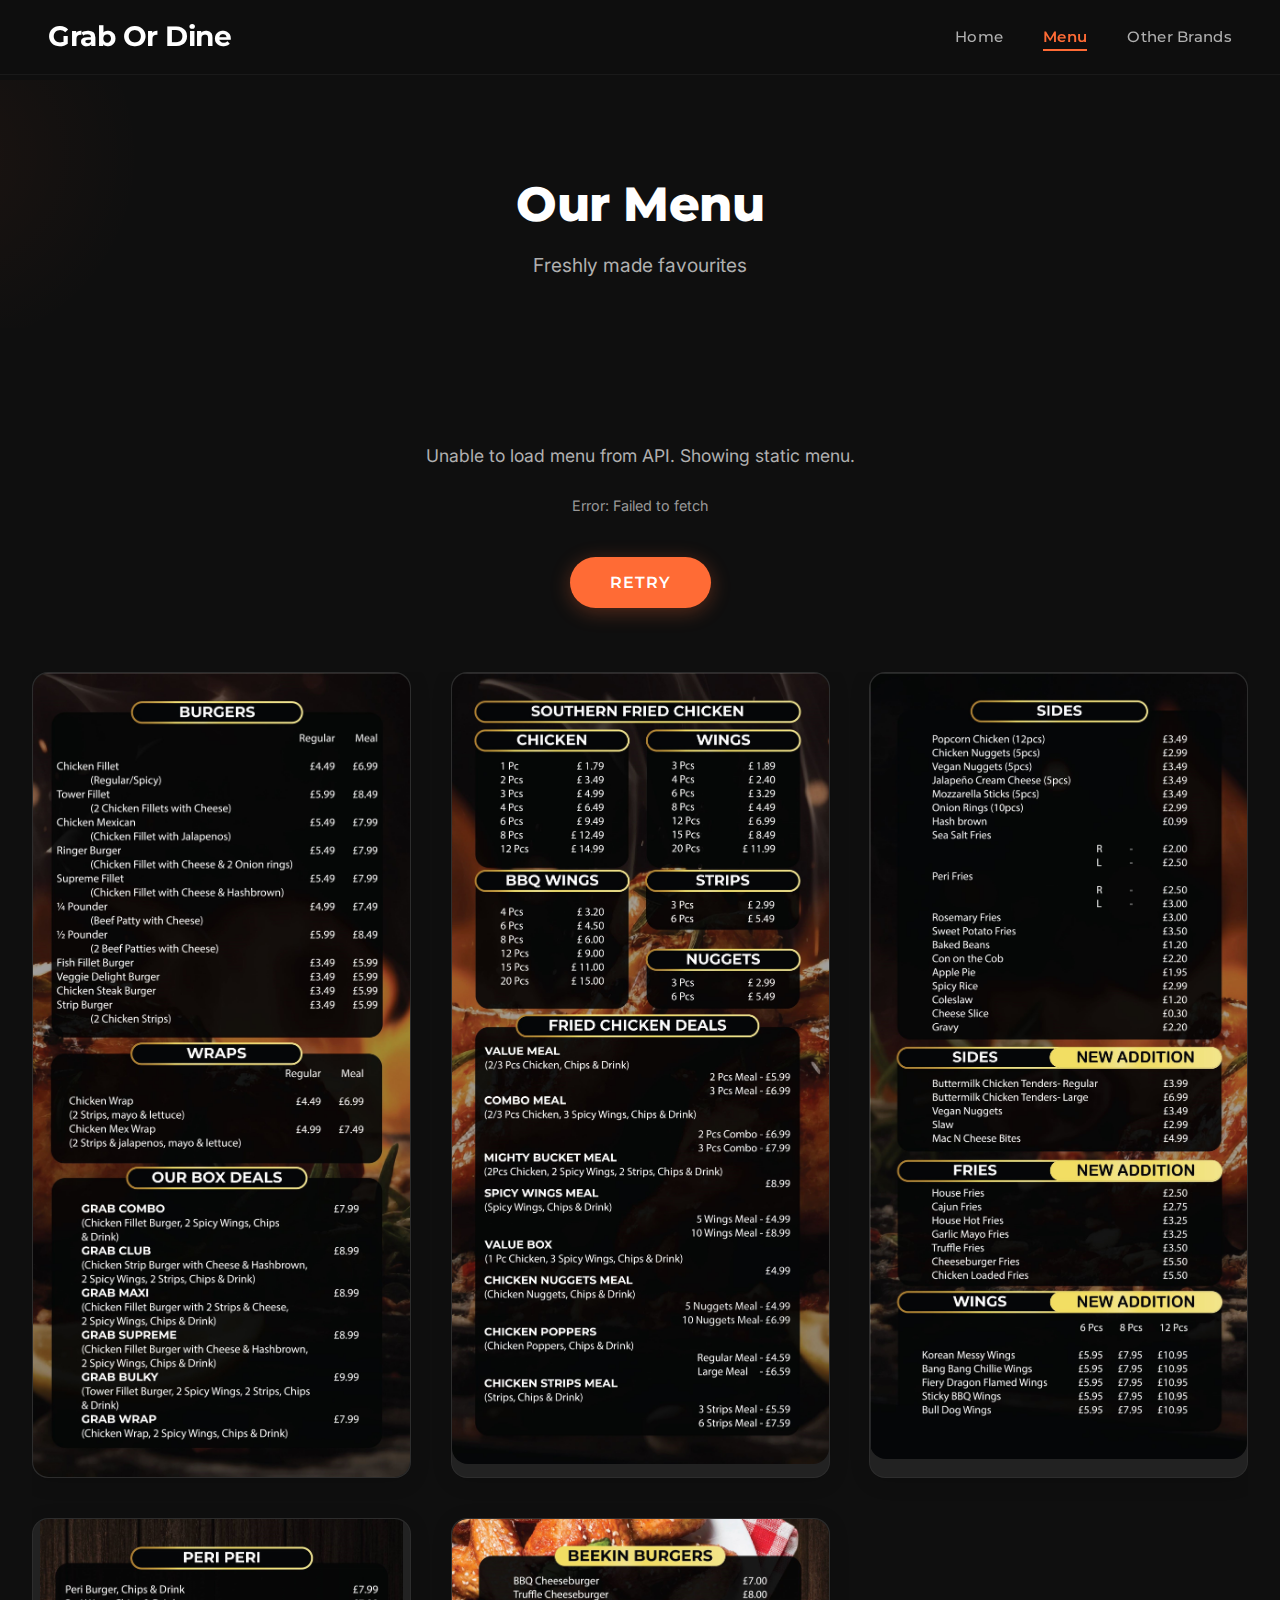
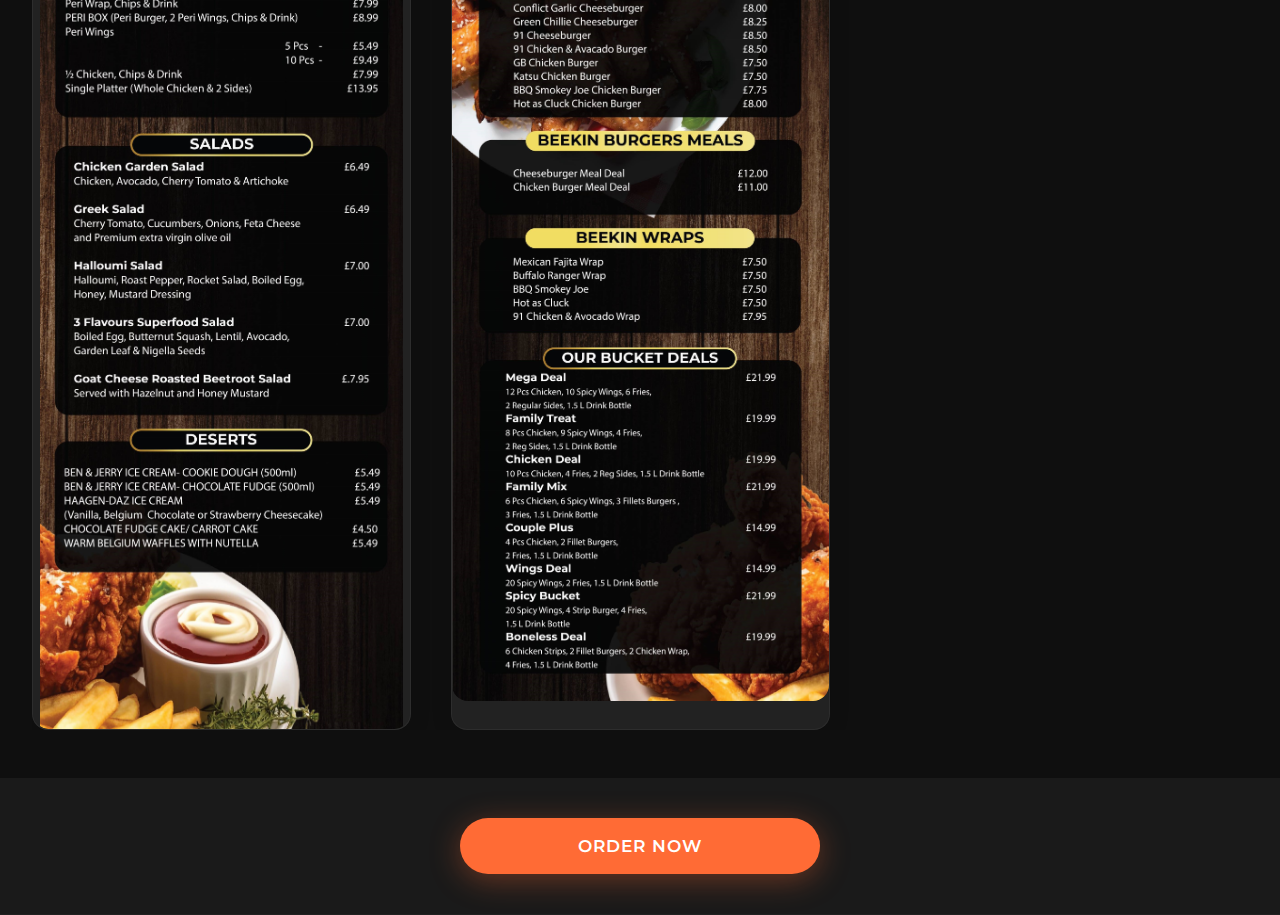
<file: menu.html>
<!DOCTYPE html>
<html lang="en">
<head>
  <meta charset="UTF-8">
  <meta name="viewport" content="width=device-width, initial-scale=1.0">
  <meta name="description" content="Browse our full menu of delicious burgers, wraps, fried chicken, fries and more. Fresh ingredients, bold flavors. Order online now!">
  <meta name="keywords" content="menu, burgers, fried chicken, wraps, fries, food menu, restaurant menu">
  <meta name="theme-color" content="#0f0f0f">
  
  <!-- Favicon -->
  <link rel="icon" type="image/png" href="images/god logo.png">
  <link rel="shortcut icon" type="image/png" href="images/god logo.png">
  <link rel="apple-touch-icon" href="images/god logo.png">
  
  <!-- Open Graph Meta Tags -->
  <meta property="og:title" content="Menu - Grab Or Dine">
  <meta property="og:description" content="Browse our full menu of delicious food">
  <meta property="og:type" content="website">
  <meta property="og:url" content="https://grabordine.co.uk/menu.html">
  
  <title>Menu - Grab Or Dine | Browse Our Full Menu</title>
  
  <!-- Preload critical assets -->
  <link rel="preconnect" href="https://fonts.googleapis.com">
  <link rel="preconnect" href="https://fonts.gstatic.com" crossorigin>
  <link rel="preload" href="https://fonts.googleapis.com/css2?family=Inter:wght@400;500;600&family=Montserrat:wght@600;700;800&display=swap" as="style">
  <link href="https://fonts.googleapis.com/css2?family=Inter:wght@400;500;600&family=Montserrat:wght@600;700;800&display=swap" rel="stylesheet">
  
  <!-- Font Awesome -->
  <link rel="stylesheet" href="https://cdnjs.cloudflare.com/ajax/libs/font-awesome/6.5.1/css/all.min.css" integrity="sha512-DTOQO9RWCH3ppGqcWaEA1BIZOC6xxalwEsw9c2QQeAIftl+Vegovlnee1c9QX4TctnWMn13TZye+giMm8e2LwA==" crossorigin="anonymous" referrerpolicy="no-referrer">
  
  <link rel="stylesheet" href="style.css">
</head>
<body>
  <!-- Skip to main content for accessibility -->
  <a href="#main-content" class="skip-link">Skip to main content</a>
  
  <header>
    <nav class="navbar" role="navigation" aria-label="Main navigation">
      <div class="logo">Grab Or Dine</div>
      <button class="hamburger" aria-label="Toggle navigation menu" aria-expanded="false">
        <span class="hamburger-icon"></span>
      </button>
      <ul class="nav-links" role="menubar">
        <li role="none"><a href="index.html" role="menuitem">Home</a></li>
        <li role="none"><a href="menu.html" role="menuitem" aria-current="page">Menu</a></li>
        <li role="none"><a href="brands.html" role="menuitem">Other Brands</a></li>
      </ul>
    </nav>
  </header>
  <main id="main-content">
    <section class="menu-hero" aria-labelledby="menu-heading">
      <h1 id="menu-heading">Our Menu</h1>
      <p>Freshly made favourites</p>
    </section>
    <div class="menu-container">
      <!-- Loading State -->
      <div id="menuLoading" class="menu-loading" role="status" aria-live="polite" style="display: none;">
        <i class="fas fa-spinner fa-spin" aria-hidden="true"></i>
        <p>Loading menu...</p>
      </div>
      
      <!-- Error State -->
      <div id="menuError" class="menu-error" role="alert" style="display: none;"></div>
      
      <!-- Search and Filter Section -->
      <div id="menuSearchFilter" class="menu-search-filter" style="display: none;">
        <div class="menu-search-wrapper">
          <i class="fas fa-search" aria-hidden="true"></i>
          <input type="text" id="menuSearchInput" class="menu-search-input" placeholder="Search menu items..." aria-label="Search menu items">
          <button id="clearSearch" class="menu-search-clear" aria-label="Clear search" style="display: none;">
            <i class="fas fa-times" aria-hidden="true"></i>
          </button>
        </div>
        <div class="menu-category-filter">
          <button class="category-filter-btn active" data-category="all" aria-label="Show all categories">
            <span>All</span>
          </button>
          <div id="categoryFilterButtons" class="category-filter-buttons">
            <!-- Category buttons will be dynamically added here -->
          </div>
        </div>
      </div>
      
      <!-- Dynamic Menu Items Container -->
      <div id="dynamicMenuContainer" class="dynamic-menu-container" style="display: none;"></div>
      
      <!-- Fallback Static Menu Images -->
      <div id="staticMenuGallery" class="menu-gallery" role="list">
        <figure class="menu-card" role="listitem">
          <img src="images/grab or dine menu 1.jpg" alt="Burgers and Wraps menu page" loading="lazy" width="360" height="auto">
        </figure>
        <figure class="menu-card" role="listitem">
          <img src="images/grab or dine menu 2.jpg" alt="Fried Chicken menu page" loading="lazy" width="360" height="auto">
        </figure>
        <figure class="menu-card" role="listitem">
          <img src="images/grab or dine menu 3.jpg" alt="Sides and Fries menu page" loading="lazy" width="360" height="auto">
        </figure>
        <figure class="menu-card" role="listitem">
          <img src="images/grab or dine menu 4.jpg" alt="Drinks and Desserts menu page" loading="lazy" width="360" height="auto">
        </figure>
        <figure class="menu-card" role="listitem">
          <img src="images/grab or dine menu 5.jpg" alt="Special Deals menu page" loading="lazy" width="360" height="auto">
        </figure>
      </div>
    </div>
    <section class="menu-order-section">
      <button class="cta-btn" id="menuOrderBtn">Order Now</button>
    </section>
  </main>
  
  <!-- Back to Top Button -->
  <button id="backToTop" class="back-to-top" aria-label="Back to top" title="Back to top">
    <i class="fas fa-arrow-up"></i>
  </button>
  
  <footer role="contentinfo">
    <div class="footer-content footer-centered">
      <div class="footer-logo">Grab Or Dine</div>
      <div class="footer-copy">&copy; 2025 Grab Or Dine. All Rights Reserved.</div>
      <nav class="footer-social-icons" aria-label="Social media links">
        <a href="https://facebook.com/grabordine.co.uk?mibextid=ZbWKwL&_rdc=1&_rdr#" aria-label="Follow us on Facebook" class="footer-social-icon" target="_blank" rel="noopener noreferrer">
          <i class="fab fa-facebook-f" aria-hidden="true"></i>
        </a>
        <a href="https://www.instagram.com/grabordine.co.uk/" aria-label="Follow us on Instagram" class="footer-social-icon" target="_blank" rel="noopener noreferrer">
          <i class="fab fa-instagram" aria-hidden="true"></i>
        </a>
      </nav>
    </div>
  </footer>
  <div id="orderModal" class="order-modal" role="dialog" aria-modal="true" aria-labelledby="modal-title" style="display:none;">
    <div class="order-modal-content" role="document">
      <h3 class="order-modal-title" id="modal-title">How do you want to order</h3>
      
      <div class="order-main-section">
        <a href="https://order.grabordine.co.uk/" class="order-main-option" target="_blank" rel="noopener noreferrer">
          <div class="order-main-logo">
            <img src="images/god logo.png" alt="Grab Or Dine logo" loading="lazy" width="64" height="64">
          </div>
          <div class="order-main-content">
            <h4 class="order-main-brand">Grab or Dine</h4>
            <div class="order-main-tags">
              <span class="order-tag">Burgers</span>
              <span class="order-tag">Chicken</span>
              <span class="order-tag">Wraps</span>
              <span class="order-tag">Fries</span>
            </div>
          </div>
          <span class="order-arrow" aria-hidden="true">&#8594;</span>
        </a>
      </div>

      <div class="order-other-brands-section">
        <h4 class="order-other-brands-title">Explore our other brands</h4>
        
        <a href="https://ceylonflavours.co.uk/" class="order-brand-option" target="_blank" rel="noopener noreferrer">
          <div class="order-brand-logo">
            <img src="images/ceylon flavours logo png.png" alt="Ceylon Flavours logo" loading="lazy" width="48" height="48">
          </div>
          <div class="order-brand-content">
            <h5 class="order-brand-name">Ceylon Flavours</h5>
            <div class="order-brand-items">
              <span class="order-item">Biryani</span>
              <span class="order-item">Kotta</span>
              <span class="order-item">Curry</span>
              <span class="order-item">Rice</span>
            </div>
          </div>
          <span class="order-arrow" aria-hidden="true">&#8594;</span>
        </a>

        <a href="https://rienzies.co.uk/" class="order-brand-option" target="_blank" rel="noopener noreferrer">
          <div class="order-brand-logo">
            <img src="images/rienzies logo png.png" alt="Rienzies logo" loading="lazy" width="48" height="48">
          </div>
          <div class="order-brand-content">
            <h5 class="order-brand-name">Rienzies</h5>
            <div class="order-brand-items">
              <span class="order-item">Burgers</span>
              <span class="order-item">Wings</span>
              <span class="order-item">Sides</span>
            </div>
          </div>
          <span class="order-arrow" aria-hidden="true">&#8594;</span>
        </a>
      </div>

      <button class="order-modal-close" id="orderModalClose" aria-label="Close order options">&times;</button>
    </div>
  </div>
  <script src="script.js"></script>
</body>
</html>
</file>
<file: style.css>
/* Modern Professional Styling */
:root {
  --primary-dark: #0f0f0f;
  --secondary-dark: #1a1a1a;
  --card-bg: #222222;
  --accent: #ff6b35;
  --text-primary: #ffffff;
  --text-secondary: #b0b0b0;
  --border-radius: 16px;
  --shadow-sm: 0 2px 8px rgba(0, 0, 0, 0.1);
  --shadow-md: 0 4px 20px rgba(0, 0, 0, 0.15);
  --shadow-lg: 0 10px 40px rgba(0, 0, 0, 0.25);
}

/* Respect user's motion preferences */
@media (prefers-reduced-motion: reduce) {

  *,
  *::before,
  *::after {
    animation-duration: 0.01ms !important;
    animation-iteration-count: 1 !important;
    transition-duration: 0.01ms !important;
    scroll-behavior: auto !important;
  }
}

html {
  -webkit-font-smoothing: antialiased;
  -moz-osx-font-smoothing: grayscale;
  scroll-behavior: smooth;
  scroll-padding-top: 100px;
}

/* Skip to Main Content Link - Accessibility */
.skip-link {
  position: absolute;
  top: -100px;
  left: 0;
  background: var(--accent);
  color: var(--text-primary);
  padding: 1rem 2rem;
  text-decoration: none;
  font-weight: 600;
  z-index: 10000;
  border-radius: 0 0 8px 0;
}

.skip-link:focus {
  top: 0;
}

body {
  font-family: 'Inter', -apple-system, BlinkMacSystemFont, 'Segoe UI', sans-serif;
  background: var(--primary-dark);
  color: var(--text-primary);
  margin: 0;
  padding: 0;
  line-height: 1.6;
  /* overflow-x: clip is safe — doesn't create a scroll container like overflow-x: hidden does on iOS */
  overflow-x: clip;
  min-height: 100vh;
  /* Always allow touch scrolling on mobile */
  -webkit-overflow-scrolling: touch;
  text-rendering: optimizeLegibility;
  -webkit-font-smoothing: antialiased;
  -moz-osx-font-smoothing: grayscale;
}

/* Add padding-top for fixed navbar on desktop */
@media (min-width: 601px) {
  header {
    position: fixed;
    top: 0;
    left: 0;
    width: 100%;
    z-index: 1000;
    box-sizing: border-box;
  }

  body {
    padding-top: 80px;
  }
}

body.modal-open {
  /* Do NOT use position:fixed — it kills scroll position and breaks mobile
     JS handles overflow:hidden + touchAction:none instead */
  overflow: hidden;
  touch-action: none;
}

/* body.modal-open on mobile: no position:fixed — JS handles overflow:hidden + touchAction:none */

/* Focus Visible Styles for Keyboard Navigation */
*:focus-visible {
  outline: 3px solid var(--accent);
  outline-offset: 2px;
  border-radius: 4px;
}

a:focus-visible,
button:focus-visible {
  outline: 3px solid var(--accent);
  outline-offset: 2px;
}

h1,
h2,
h3,
.logo {
  font-family: 'Montserrat', sans-serif;
  font-weight: 700;
  color: var(--text-primary);
  letter-spacing: -0.5px;
  line-height: 1.2;
}

h1 {
  font-size: 3.5rem;
  font-weight: 800;
}

h2 {
  font-size: 2.5rem;
  font-weight: 700;
}

h3 {
  font-size: 1.5rem;
  font-weight: 600;
}

.logo {
  font-size: 2rem;
  letter-spacing: 2.5px;
  color: #ffffff;
}

.nav-links a {
  font-family: 'Montserrat', 'Arial';
  font-weight: 600;
  letter-spacing: 1px;
  color: #ffffff;
  text-decoration: none;
  transition: color 0.2s;
}

.cta-btn,
.promo-btn,
#newsletterForm button {
  font-family: 'Montserrat', 'Arial';
  font-weight: 600;
  letter-spacing: 1px;
}

.carousel-item h3 {
  font-family: 'Montserrat', 'Arial';
  font-weight: 700;
  letter-spacing: 1px;
  margin: 0.5rem 0 0.25rem 0;
  color: #ffffff;
  font-size: 1rem;
  font-weight: 600;
}

.carousel-item p {
  font-family: 'Inter', sans-serif;
  font-weight: 500;
  margin: 0;
  color: #ffffff;
}

.newsletter h2,
.promo h2,
.reviews h2,
.map-section h2 {
  font-family: 'Montserrat', sans-serif;
  font-weight: 700;
  letter-spacing: 1.2px;
}

.review-list blockquote,
.review-list span {
  font-family: 'Inter', sans-serif;
}

.footer-links a,
.footer-social a {
  font-family: 'Montserrat', 'Arial';
  font-weight: 500;
  letter-spacing: 1px;
}

/* Modern Navbar */
.navbar {
  display: flex;
  justify-content: space-between;
  align-items: center;
  background: rgba(15, 15, 15, 0.95);
  backdrop-filter: blur(10px);
  color: var(--text-primary);
  padding: 1.25rem 3rem;
  border-bottom: 1px solid rgba(255, 255, 255, 0.05);
  position: fixed;
  top: 0;
  left: 0;
  right: 0;
  width: 100%;
  z-index: 1000;
  box-sizing: border-box;
}

.logo {
  font-size: 1.75rem;
  letter-spacing: -0.5px;
  color: var(--text-primary);
  font-weight: 700;
  transition: color 0.3s ease;
  text-decoration: none;
  display: inline-block;
}

.logo:hover {
  color: var(--accent);
  text-decoration: none;
}

.nav-links {
  list-style: none;
  display: flex;
  gap: 2.5rem;
  margin: 0;
  padding: 0;
}

.nav-links a {
  color: var(--text-secondary);
  text-decoration: none;
  font-weight: 500;
  font-size: 0.95rem;
  letter-spacing: 0.3px;
  transition: all 0.3s ease;
  position: relative;
}

.nav-links a::after {
  content: '';
  position: absolute;
  bottom: -5px;
  left: 0;
  width: 0;
  height: 2px;
  background: var(--accent);
  transition: width 0.3s ease;
}

.nav-links a:hover {
  color: var(--text-primary);
}

.nav-links a:hover::after {
  width: 100%;
}

.nav-links a[aria-current="page"] {
  color: var(--accent);
  font-weight: 600;
}

.nav-links a[aria-current="page"]::after {
  width: 100%;
}

/* Modern Hero Section - content in blank area (left), burger visible on right */
.hero {
  background: linear-gradient(90deg, rgba(12, 12, 12, 0.88) 0%, rgba(20, 20, 20, 0.5) 38%, rgba(15, 15, 15, 0.15) 65%, transparent 100%),
    url('images/hero4.png') 55% center / cover no-repeat;
  background-color: #0c0c0c;
  color: var(--text-primary);
  padding: 8rem 2rem 6rem 2rem;
  text-align: left;
  margin: 0 auto;
  position: relative;
  overflow: hidden;
  min-height: 90vh;
  display: flex;
  align-items: center;
  justify-content: flex-start;
  background-attachment: fixed;
  -webkit-backface-visibility: hidden;
  backface-visibility: hidden;
  transform: translateZ(0);
}

/* High-resolution (retina) hero: use 2x image on high-DPI screens for sharp display */
@media (-webkit-min-device-pixel-ratio: 2),
(min-resolution: 2dppx) {
  .hero {
    background-image: linear-gradient(90deg, rgba(12, 12, 12, 0.88) 0%, rgba(20, 20, 20, 0.5) 38%, rgba(15, 15, 15, 0.15) 65%, transparent 100%),
      url('images/hero4@2x.png');
    background-position: 55% center;
    background-size: cover;
  }
}

/* Animated Background Shapes */
.hero-bg-shapes {
  position: absolute;
  inset: 0;
  z-index: 0;
  pointer-events: none;
  overflow: hidden;
}

.hero-shape {
  position: absolute;
  border-radius: 50%;
  filter: blur(80px);
  opacity: 0.08;
}

.hero-shape-1 {
  width: 500px;
  height: 500px;
  background: var(--accent);
  top: -250px;
  right: -100px;
}

.hero-shape-2 {
  width: 400px;
  height: 400px;
  background: #764ba2;
  bottom: -200px;
  left: -100px;
}

.hero-shape-3 {
  width: 350px;
  height: 350px;
  background: #667eea;
  top: 50%;
  left: 50%;
  transform: translate(-50%, -50%);
}

.hero-content {
  width: 100%;
  max-width: 580px;
  margin: 0;
  margin-left: clamp(2rem, 6vw, 4rem);
  text-align: left;
  position: relative;
  z-index: 2;
}

/* Hero Badge */
.hero-badge {
  display: inline-flex;
  align-items: center;
  gap: 0.5rem;
  background: rgba(255, 107, 53, 0.1);
  border: 1px solid rgba(255, 107, 53, 0.3);
  border-radius: 50px;
  padding: 0.5rem 1.25rem;
  margin-bottom: 2rem;
  font-size: 0.9rem;
  font-weight: 500;
  backdrop-filter: blur(10px);
}

.badge-icon {
  font-size: 1.2rem;
  animation: pulse 2s ease-in-out infinite;
}

@keyframes pulse {

  0%,
  100% {
    transform: scale(1);
  }

  50% {
    transform: scale(1.2);
  }
}

.badge-text {
  color: var(--accent);
}

/* Hero Title */
.hero-title {
  font-size: 5rem;
  margin-bottom: 1.5rem;
  color: var(--text-primary);
  font-family: 'Montserrat', sans-serif;
  font-weight: 800;
  line-height: 1.1;
  letter-spacing: -0.02em;
  text-transform: none;
}

.hero-title-line {
  display: block;
  overflow: hidden;
}

.accent-text {
  background: linear-gradient(135deg, var(--accent) 0%, #ffaa5a 100%);
  -webkit-background-clip: text;
  -webkit-text-fill-color: transparent;
  background-clip: text;
}

.hero-subtitle {
  font-size: 1.25rem;
  margin-bottom: 1rem;
  color: var(--text-secondary);
  font-weight: 400;
  max-width: 520px;
  margin-left: 0;
  margin-right: auto;
  line-height: 1.6;
}

.hero-tagline {
  font-size: 1rem;
  margin-bottom: 2.5rem;
  color: var(--accent);
  font-weight: 500;
  max-width: 420px;
  margin-left: 0;
  margin-right: auto;
  line-height: 1.5;
  opacity: 0.95;
}

/* Hero CTA Group */
.hero-cta-group {
  display: flex;
  gap: 1rem;
  justify-content: flex-start;
  align-items: center;
  flex-wrap: wrap;
  margin-bottom: 3rem;
}

.cta-primary {
  background: var(--accent);
  color: white;
  position: relative;
  overflow: hidden;
}

.cta-primary::before {
  content: '';
  position: absolute;
  top: 0;
  left: -100%;
  width: 100%;
  height: 100%;
  background: linear-gradient(90deg, transparent, rgba(255, 255, 255, 0.3), transparent);
  transition: left 0.5s;
}

.cta-primary:hover::before {
  left: 100%;
}

.cta-secondary {
  background: transparent;
  color: var(--text-primary);
  border: 2px solid var(--text-secondary);
}

.cta-secondary:hover {
  border-color: var(--accent);
  color: var(--accent);
  background: rgba(255, 107, 53, 0.1);
}

.btn-icon {
  display: inline-block;
  margin-left: 0.5rem;
  transition: transform 0.3s ease;
}

.cta-primary:hover .btn-icon {
  transform: translateX(5px);
}

/* Hero Stats */
.hero-stats {
  display: flex;
  justify-content: center;
  align-items: center;
  gap: 2rem;
  margin-top: 3rem;
  margin-bottom: 5rem;
  padding: 2rem 3rem;
  background: rgba(0, 0, 0, 0.6);
  border-radius: var(--border-radius);
  backdrop-filter: blur(20px);
  border: 1px solid rgba(255, 107, 53, 0.2);
  box-shadow: 0 8px 32px rgba(0, 0, 0, 0.4);
  position: relative;
}

.hero-stats::before {
  content: '';
  position: absolute;
  inset: 0;
  border-radius: var(--border-radius);
  padding: 1px;
  background: linear-gradient(135deg, rgba(255, 107, 53, 0.3), rgba(255, 107, 53, 0.1));
  -webkit-mask: linear-gradient(#fff 0 0) content-box, linear-gradient(#fff 0 0);
  -webkit-mask-composite: xor;
  mask-composite: exclude;
  pointer-events: none;
}

.hero-stat {
  text-align: center;
}

.stat-number {
  font-size: 2.5rem;
  font-weight: 800;
  color: var(--accent);
  font-family: 'Montserrat', sans-serif;
  margin-bottom: 0.5rem;
  text-shadow: 0 2px 10px rgba(255, 107, 53, 0.5);
}

.stat-label {
  font-size: 0.95rem;
  color: var(--text-primary);
  font-weight: 600;
  opacity: 0.9;
}

.hero-stat-divider {
  width: 1px;
  height: 50px;
  background: linear-gradient(to bottom, transparent, rgba(255, 107, 53, 0.4), transparent);
}

/* Scroll Indicator */
.hero-scroll-indicator {
  position: absolute;
  bottom: 1.5rem;
  left: 50%;
  transform: translateX(-50%);
  display: flex;
  flex-direction: column;
  align-items: center;
  gap: 0.5rem;
  animation: bounce 2s ease-in-out infinite;
  z-index: 10;
  pointer-events: none;
}

@keyframes bounce {

  0%,
  100% {
    transform: translateX(-50%) translateY(0);
    opacity: 1;
  }

  50% {
    transform: translateX(-50%) translateY(-12px);
    opacity: 0.7;
  }
}

.scroll-mouse {
  width: 28px;
  height: 42px;
  border: 2px solid var(--accent);
  border-radius: 14px;
  position: relative;
  opacity: 0.9;
  background: rgba(0, 0, 0, 0.5);
  backdrop-filter: blur(10px);
  box-shadow: 0 4px 20px rgba(255, 107, 53, 0.3),
    0 0 0 1px rgba(255, 107, 53, 0.1);
}

.scroll-wheel {
  width: 4px;
  height: 10px;
  background: var(--accent);
  border-radius: 2px;
  position: absolute;
  top: 8px;
  left: 50%;
  transform: translateX(-50%);
  animation: scroll-wheel 2s ease-in-out infinite;
  box-shadow: 0 0 10px rgba(255, 107, 53, 0.5);
}

@keyframes scroll-wheel {

  0%,
  100% {
    top: 8px;
    opacity: 1;
  }

  50% {
    top: 18px;
    opacity: 0.5;
  }
}

.scroll-text {
  font-size: 0.85rem;
  color: var(--text-primary);
  font-weight: 600;
  opacity: 0.8;
  text-shadow: 0 2px 10px rgba(0, 0, 0, 0.8);
}

.hero-content .cta-btn {
  display: inline-block;
  margin-left: 0;
  margin-right: auto;
  text-transform: none;
  letter-spacing: normal;
  font-weight: 600;
  display: inline-flex;
  align-items: center;
  justify-content: center;
  gap: 0.5rem;
  cursor: pointer;
}

.cta-btn {
  background: var(--accent);
  color: var(--text-primary);
  padding: 1rem 2.5rem;
  border: none;
  border-radius: 50px;
  font-size: 1rem;
  font-weight: 600;
  text-decoration: none;
  text-transform: uppercase;
  letter-spacing: 1px;
  transition: all 0.3s ease;
  box-shadow: 0 4px 20px rgba(255, 107, 53, 0.3);
  position: relative;
  overflow: hidden;
}

.cta-btn::before {
  content: '';
  position: absolute;
  top: 0;
  left: -100%;
  width: 100%;
  height: 100%;
  background: linear-gradient(90deg, transparent, rgba(255, 255, 255, 0.2), transparent);
  transition: left 0.5s;
}

.cta-btn:hover::before {
  left: 100%;
}

.cta-btn:hover {
  background: #ff7f52;
  transform: translateY(-2px);
  box-shadow: 0 6px 30px rgba(255, 107, 53, 0.4);
}

.hero-image img {
  width: 500px;
  border-radius: 0;
  box-shadow: none;
  animation: float-burger 2.8s ease-in-out infinite alternate;
  will-change: transform;
  contain: layout style paint;
}

@keyframes float-burger {
  from {
    transform: translateY(0) rotate(-1deg);
  }

  to {
    transform: translateY(-20px) rotate(1deg);
  }
}

/* Promo Section */
.promo {
  background: #1a1a1a;
  color: #ffffff;
  text-align: center;
  padding: 2rem 1rem;
  margin: 2rem 0;
}

.promo h2 {
  color: #ffffff;
  margin-bottom: 0.5rem;
}

.promo-btn {
  background: #1a1a1a;
  color: #ffffff;
  padding: 0.5rem 1.5rem;
  border: none;
  border-radius: 20px;
  font-weight: 700;
  text-decoration: none;
  margin-top: 1rem;
  display: inline-block;
  transition: background 0.2s, color 0.2s;
}

.promo-btn:hover {
  background: #ffffff;
  color: #1a1a1a;
}

/* Modern Reviews Section */
.reviews {
  background: linear-gradient(135deg, #0f0f0f 0%, #1a1a1a 50%, #0f0f0f 100%);
  padding: 6rem 2rem;
  text-align: center;
  margin: 0;
  position: relative;
  overflow: hidden;
}

.reviews::before {
  content: '';
  position: absolute;
  top: -50%;
  right: -10%;
  width: 600px;
  height: 600px;
  background: radial-gradient(circle, rgba(255, 184, 0, 0.05) 0%, transparent 70%);
  border-radius: 50%;
}

.reviews::after {
  content: '';
  position: absolute;
  bottom: -30%;
  left: -5%;
  width: 500px;
  height: 500px;
  background: radial-gradient(circle, rgba(102, 126, 234, 0.04) 0%, transparent 70%);
  border-radius: 50%;
}

.reviews-header {
  max-width: 1200px;
  margin: 0 auto 3rem auto;
}

.reviews h2 {
  color: var(--text-primary);
  margin-bottom: 1rem;
  font-size: 2.75rem;
  font-weight: 800;
  position: relative;
  text-transform: none;
  letter-spacing: -1px;
  background: linear-gradient(135deg, #ffffff 0%, #ffb800 100%);
  -webkit-background-clip: text;
  -webkit-text-fill-color: transparent;
  background-clip: text;
  position: relative;
  z-index: 1;
}

.reviews h2::before {
  content: '★★★★★';
  position: absolute;
  top: -20px;
  left: 50%;
  transform: translateX(-50%);
  font-size: 1.5rem;
  opacity: 0.2;
  color: #ffb800;
  letter-spacing: 8px;
}

.reviews h2::after {
  content: '';
  position: absolute;
  bottom: -10px;
  left: 50%;
  transform: translateX(-50%);
  width: 80px;
  height: 4px;
  background: linear-gradient(90deg, transparent, #ffb800, transparent);
  border-radius: 2px;
}

.reviews-subtitle {
  color: var(--text-secondary);
  font-size: 1.1rem;
  margin: 0;
  font-weight: 400;
  text-transform: none;
}

.reviews-container {
  display: flex;
  align-items: center;
  justify-content: center;
  gap: 1rem;
  max-width: 1100px;
  margin: 0 auto;
}

.reviews-carousel {
  flex: 1;
  overflow: hidden;
}

.review-list {
  display: flex;
  flex-wrap: wrap;
  justify-content: center;
  gap: 2rem;
}

.review-list blockquote {
  background: transparent;
  border-left: none;
  padding: 1rem 1.5rem;
  font-style: italic;
  border-radius: 10px;
  max-width: 300px;
  color: #ffffff;
}

.review-list span {
  display: block;
  margin-top: 0.5rem;
  color: #ffffff;
  font-weight: 700;
}

/* Modern Footer - New Design */
footer {
  background: linear-gradient(180deg, var(--primary-dark) 0%, #0a0a0a 100%);
  color: var(--text-primary);
  padding: 0;
  margin-top: 0;
  position: relative;
  border-top: 1px solid rgba(255, 255, 255, 0.08);
  overflow: hidden;
}

footer::before {
  content: '';
  position: absolute;
  top: 0;
  left: 0;
  right: 0;
  height: 1px;
  background: linear-gradient(90deg, transparent, var(--accent), transparent);
  opacity: 0.3;
}

.footer-container {
  max-width: 1400px;
  margin: 0 auto;
  padding: 4rem 2rem 2rem 2rem;
  position: relative;
  z-index: 1;
}

.footer-top {
  display: grid;
  grid-template-columns: 2fr 1fr 1.5fr;
  gap: 4rem;
  margin-bottom: 3rem;
  padding-bottom: 3rem;
  border-bottom: 1px solid rgba(255, 255, 255, 0.08);
}

.footer-section {
  display: flex;
  flex-direction: column;
  gap: 1.5rem;
}

.footer-brand {
  max-width: 400px;
}

.footer-logo {
  font-family: 'Montserrat', sans-serif;
  font-size: 2rem;
  font-weight: 700;
  letter-spacing: -0.5px;
  margin-bottom: 0;
  color: var(--text-primary);
  transition: color 0.3s ease;
  background: linear-gradient(135deg, #ffffff 0%, var(--accent) 100%);
  -webkit-background-clip: text;
  -webkit-text-fill-color: transparent;
  background-clip: text;
}

.footer-tagline {
  font-family: 'Inter', sans-serif;
  font-size: 1rem;
  color: var(--text-secondary);
  margin: 0;
  line-height: 1.6;
  font-style: italic;
}

.footer-section-title {
  font-family: 'Montserrat', sans-serif;
  font-size: 1.1rem;
  font-weight: 700;
  color: var(--text-primary);
  margin: 0 0 0.5rem 0;
  letter-spacing: 0.5px;
  text-transform: uppercase;
  font-size: 0.95rem;
  letter-spacing: 1px;
}

.footer-nav {
  display: flex;
  flex-direction: column;
  gap: 0.875rem;
  list-style: none;
  padding: 0;
  margin: 0;
}

.footer-nav a {
  font-family: 'Inter', sans-serif;
  color: var(--text-secondary);
  text-decoration: none;
  font-size: 0.95rem;
  font-weight: 400;
  transition: all 0.3s ease;
  display: inline-block;
  position: relative;
  padding-left: 0;
}

.footer-nav a::before {
  content: '→';
  position: absolute;
  left: -1.25rem;
  opacity: 0;
  transform: translateX(-5px);
  transition: all 0.3s ease;
  color: var(--accent);
}

.footer-nav a:hover {
  color: var(--text-primary);
  padding-left: 1.25rem;
}

.footer-nav a:hover::before {
  opacity: 1;
  transform: translateX(0);
}

/* Footer Highlights & Newsletter Section */
.footer-highlights-list {
  display: flex;
  flex-direction: column;
  gap: 0.875rem;
}

.footer-highlight-item {
  display: flex;
  align-items: center;
  gap: 0.875rem;
  font-family: 'Inter', sans-serif;
  font-size: 0.95rem;
  color: var(--text-secondary);
  transition: all 0.3s ease;
}

.footer-highlight-item:hover {
  color: var(--text-primary);
  transform: translateX(4px);
}

.footer-highlight-item i {
  color: var(--accent);
  font-size: 1rem;
  flex-shrink: 0;
  width: 20px;
  text-align: center;
  transition: transform 0.3s ease;
}

.footer-highlight-item:hover i {
  transform: scale(1.2) rotate(5deg);
}

.footer-highlight-item span {
  flex: 1;
}

/* Newsletter section removed */

.footer-social-icons {
  display: flex;
  gap: 1rem;
  margin-top: 0.5rem;
}

.footer-social-icon {
  display: flex;
  align-items: center;
  justify-content: center;
  width: 44px;
  height: 44px;
  border-radius: 12px;
  background: rgba(255, 255, 255, 0.05);
  border: 1px solid rgba(255, 255, 255, 0.1);
  transition: all 0.3s cubic-bezier(0.4, 0, 0.2, 1);
  text-decoration: none;
  position: relative;
  overflow: hidden;
}

.footer-social-icon::before {
  content: '';
  position: absolute;
  top: 50%;
  left: 50%;
  width: 0;
  height: 0;
  border-radius: 12px;
  background: var(--accent);
  transform: translate(-50%, -50%);
  transition: width 0.4s ease, height 0.4s ease;
}

.footer-social-icon:hover::before {
  width: 100%;
  height: 100%;
}

.footer-social-icon i {
  display: block;
  font-size: 1.25rem;
  color: var(--text-secondary);
  transition: all 0.3s ease;
  position: relative;
  z-index: 1;
}

.footer-social-icon:hover {
  transform: translateY(-4px);
  border-color: var(--accent);
  box-shadow: 0 4px 12px rgba(255, 107, 53, 0.3);
}

.footer-social-icon:hover i {
  color: var(--text-primary);
  transform: scale(1.1);
}

.footer-bottom {
  display: flex;
  justify-content: space-between;
  align-items: center;
  flex-wrap: wrap;
  gap: 1.5rem;
  padding-top: 2rem;
}

.footer-copy {
  color: var(--text-secondary);
  font-size: 0.9rem;
  font-family: 'Inter', sans-serif;
  font-weight: 400;
  margin: 0;
}

.footer-app-badges {
  display: flex;
  gap: 0.75rem;
  align-items: center;
}

.footer-app-badge {
  display: inline-block;
  transition: transform 0.3s ease;
  opacity: 0.85;
}

.footer-app-badge:hover {
  transform: translateY(-2px);
  opacity: 1;
}

.footer-app-badge img {
  height: 36px;
  width: auto;
  display: block;
  filter: brightness(0.9);
  transition: filter 0.3s ease;
}

.footer-app-badge:hover img {
  filter: brightness(1);
}

/* Legacy footer styles removed - using new footer design above */

/* Open Status */
.open-status {
  font-size: 1.1rem;
  font-weight: 700;
  margin-bottom: 1rem;
  color: #ffffff;
  background: #1a1a1a;
  display: inline-block;
  padding: 0.25rem 1rem;
  border-radius: 20px;
  border: 2px solid #1a1a1a;
}

/* Announcement Banner */
.announcement-banner {
  background: #1a1a1a;
  color: #ffffff;
  text-align: center;
  font-weight: 700;
  font-size: 1.1rem;
  padding: 0.75rem 0;
  margin-bottom: 1.5rem;
  letter-spacing: 1px;
  animation: banner-fade 2s infinite alternate;
  border-top: 2px solid #1a1a1a;
  border-bottom: 2px solid #1a1a1a;
}

@keyframes banner-fade {
  from {
    opacity: 1;
  }

  to {
    opacity: 0.8;
  }
}

/* Perfect Featured Menu Section */
.featured-menu {
  background: var(--secondary-dark);
  padding: 6rem 2rem;
  margin: 0;
  position: relative;
  overflow: hidden;
}

.featured-menu::before {
  content: '';
  position: absolute;
  top: -50%;
  left: -10%;
  width: 500px;
  height: 500px;
  background: radial-gradient(circle, rgba(255, 107, 53, 0.05) 0%, transparent 70%);
  border-radius: 50%;
  pointer-events: none;
}

.featured-menu::after {
  content: '';
  position: absolute;
  bottom: -30%;
  right: -5%;
  width: 400px;
  height: 400px;
  background: radial-gradient(circle, rgba(255, 107, 53, 0.03) 0%, transparent 70%);
  border-radius: 50%;
  pointer-events: none;
}

.featured-header {
  display: flex;
  align-items: center;
  justify-content: space-between;
  max-width: 1200px;
  margin: 0 auto 4rem auto;
  padding: 0 1rem;
  position: relative;
  z-index: 1;
  width: 100%;
  box-sizing: border-box;
}

.featured-heading {
  flex: 1;
  animation: fadeInLeft 0.8s ease-out;
}

@keyframes fadeInLeft {
  from {
    opacity: 0;
    transform: translateX(-20px);
  }

  to {
    opacity: 1;
    transform: translateX(0);
  }
}

.featured-menu h2 {
  color: var(--text-primary);
  margin: 0 0 1rem 0;
  font-size: 2.75rem;
  font-weight: 800;
  text-transform: none;
  letter-spacing: -1px;
  position: relative;
  display: inline-block;
  padding-bottom: 1rem;
}

.featured-menu h2::after {
  content: '';
  position: absolute;
  bottom: 0;
  left: 0;
  width: 80px;
  height: 4px;
  background: var(--accent);
  border-radius: 2px;
  box-shadow: 0 0 10px rgba(255, 107, 53, 0.5);
}

.featured-subtitle {
  color: var(--text-secondary);
  font-size: 1.1rem;
  margin: 0;
  font-weight: 400;
  line-height: 1.6;
}

.link-see-all {
  display: inline-flex;
  align-items: center;
  gap: 0.5rem;
  color: var(--text-primary);
  text-decoration: none;
  font-weight: 600;
  font-size: 0.95rem;
  letter-spacing: 0.3px;
  transition: all 0.3s ease;
  padding: 0.875rem 1.75rem;
  border-radius: 50px;
  border: 1px solid rgba(255, 255, 255, 0.15);
  background: rgba(255, 255, 255, 0.05);
  position: relative;
  overflow: hidden;
  animation: fadeInRight 0.8s ease-out 0.2s both;
  white-space: nowrap;
  flex-shrink: 0;
}

@keyframes fadeInRight {
  from {
    opacity: 0;
    transform: translateX(20px);
  }

  to {
    opacity: 1;
    transform: translateX(0);
  }
}

.link-see-all::before {
  content: '';
  position: absolute;
  top: 0;
  left: -100%;
  width: 100%;
  height: 100%;
  background: linear-gradient(90deg, transparent, rgba(255, 255, 255, 0.1), transparent);
  transition: left 0.5s ease;
}

.link-see-all:hover::before {
  left: 100%;
}

.link-see-all i {
  transition: transform 0.3s ease;
  font-size: 1rem;
}

.link-see-all:hover {
  background: var(--accent);
  border-color: var(--accent);
  transform: translateY(-2px);
  box-shadow: 0 4px 20px rgba(255, 107, 53, 0.4);
}

.link-see-all:hover i {
  transform: translateX(6px);
}

.featured-grid {
  display: grid;
  grid-template-columns: repeat(4, 1fr);
  gap: 1.5rem;
  max-width: 1400px;
  margin: 0 auto;
  padding: 0 1rem;
  position: relative;
  z-index: 1;
  width: 100%;
  box-sizing: border-box;
}

/* Ensure 4 columns on desktop */
@media (min-width: 1200px) {
  .featured-grid {
    grid-template-columns: repeat(4, 1fr);
    gap: 2rem;
  }
}

/* Tablet view - 2 columns */
@media (max-width: 1199px) and (min-width: 769px) {
  .featured-grid {
    grid-template-columns: repeat(2, 1fr);
    gap: 2rem;
  }
}

.featured-card {
  position: relative;
  display: block;
  background: var(--card-bg);
  border-radius: 20px;
  overflow: hidden;
  border: 1px solid rgba(255, 255, 255, 0.08);
  box-shadow: 0 4px 24px rgba(0, 0, 0, 0.2);
  transition: transform 0.4s cubic-bezier(0.4, 0, 0.2, 1), box-shadow 0.4s cubic-bezier(0.4, 0, 0.2, 1);
  text-decoration: none;
  cursor: pointer;
  will-change: transform;
  contain: layout style paint;
}

.featured-card:nth-child(1) {
  animation: fadeInUp 0.6s ease-out 0.1s both;
}

.featured-card:nth-child(2) {
  animation: fadeInUp 0.6s ease-out 0.2s both;
}

.featured-card:nth-child(3) {
  animation: fadeInUp 0.6s ease-out 0.3s both;
}

.featured-card:nth-child(4) {
  animation: fadeInUp 0.6s ease-out 0.4s both;
}

@keyframes fadeInUp {
  from {
    opacity: 0;
    transform: translateY(30px);
  }

  to {
    opacity: 1;
    transform: translateY(0);
  }
}

.featured-card::before {
  content: '';
  position: absolute;
  top: 0;
  left: 0;
  right: 0;
  bottom: 0;
  background: linear-gradient(135deg, rgba(255, 107, 53, 0) 0%, rgba(255, 107, 53, 0.1) 100%);
  opacity: 0;
  transition: opacity 0.4s ease;
  z-index: 1;
  pointer-events: none;
}

.featured-card:hover::before {
  opacity: 1;
}

.featured-card:hover {
  transform: translateY(-12px) scale(1.02);
  box-shadow: 0 12px 48px rgba(255, 107, 53, 0.25), 0 0 0 1px var(--accent);
  border-color: var(--accent);
}

.featured-card-image {
  position: relative;
  width: 100%;
  height: 240px;
  overflow: hidden;
  background: linear-gradient(135deg, #1a1a1a 0%, #252525 50%, #1a1a1a 100%);
}

.featured-card-image::before {
  content: '';
  position: absolute;
  top: 0;
  left: 0;
  right: 0;
  bottom: 0;
  background: radial-gradient(circle at 30% 30%, rgba(255, 107, 53, 0.2) 0%, transparent 60%),
    radial-gradient(circle at 70% 70%, rgba(255, 184, 0, 0.15) 0%, transparent 60%);
  opacity: 0.6;
  z-index: 0;
  transition: opacity 0.4s ease;
  pointer-events: none;
}

.featured-card:hover .featured-card-image::before {
  opacity: 1;
  background: radial-gradient(circle at 30% 30%, rgba(255, 107, 53, 0.3) 0%, transparent 60%),
    radial-gradient(circle at 70% 70%, rgba(255, 184, 0, 0.2) 0%, transparent 60%);
}

/* Different gradient backgrounds for each featured card */
.featured-card:nth-child(1) .featured-card-image {
  background: linear-gradient(135deg, #1a1a1a 0%, #2a2a2a 30%, #1a1a1a 100%),
    radial-gradient(circle at 20% 20%, rgba(255, 107, 53, 0.25) 0%, transparent 70%);
}

.featured-card:nth-child(2) .featured-card-image {
  background: linear-gradient(135deg, #1a1a1a 0%, #2a2a2a 30%, #1a1a1a 100%),
    radial-gradient(circle at 80% 20%, rgba(255, 184, 0, 0.2) 0%, transparent 70%);
}

.featured-card:nth-child(3) .featured-card-image {
  background: linear-gradient(135deg, #1a1a1a 0%, #2a2a2a 30%, #1a1a1a 100%),
    radial-gradient(circle at 50% 80%, rgba(102, 126, 234, 0.2) 0%, transparent 70%);
}

.featured-card:nth-child(4) .featured-card-image {
  background: linear-gradient(135deg, #1a1a1a 0%, #2a2a2a 30%, #1a1a1a 100%),
    radial-gradient(circle at 30% 70%, rgba(255, 107, 53, 0.2) 0%, transparent 70%),
    radial-gradient(circle at 70% 30%, rgba(255, 184, 0, 0.15) 0%, transparent 70%);
}

.featured-card-image::after {
  content: '';
  position: absolute;
  top: -50%;
  left: -50%;
  right: -50%;
  bottom: -50%;
  background: linear-gradient(45deg,
      transparent 30%,
      rgba(255, 255, 255, 0.03) 50%,
      transparent 70%);
  opacity: 0;
  transition: opacity 0.5s ease;
}

.featured-card:hover .featured-card-image::after {
  opacity: 1;
  animation: shimmer 1.5s infinite;
}

@keyframes shimmer {
  0% {
    transform: translateX(-100%) translateY(-100%) rotate(45deg);
  }

  100% {
    transform: translateX(100%) translateY(100%) rotate(45deg);
  }
}

.featured-card img {
  display: block;
  width: 100%;
  height: 100%;
  object-fit: cover;
  transition: transform 0.6s cubic-bezier(0.4, 0, 0.2, 1);
  position: relative;
  z-index: 2;
}

/* Mobile: Square cards with no image cropping */
@media (max-width: 768px) {
  .featured-card img {
    object-fit: contain;
    object-position: center;
  }

  /* Tablet Hero Styles */
  .hero {
    padding: 6rem 2rem 4rem 2rem;
    min-height: 85vh;
  }

  .hero-title {
    font-size: 3.5rem;
  }

  .hero-subtitle {
    font-size: 1.1rem;
  }

  .hero-cta-group {
    flex-direction: row;
  }

  .cta-btn {
    width: auto;
    min-width: 150px;
  }

  .hero-stats {
    flex-direction: row;
    gap: 1.5rem;
    padding: 1.75rem 2rem;
    margin-bottom: 4.5rem;
  }

  .stat-number {
    font-size: 2.25rem;
  }

  .hero-stat-divider {
    display: block;
  }

  .hero-scroll-indicator {
    bottom: 1.25rem;
  }
}

.featured-card:hover img {
  transform: scale(1.1) rotate(1deg);
}

.featured-overlay {
  position: absolute;
  top: 0;
  left: 0;
  right: 0;
  bottom: 0;
  background: linear-gradient(180deg, rgba(0, 0, 0, 0) 0%, rgba(0, 0, 0, 0.3) 100%);
  transition: background 0.4s ease;
}

.featured-card:hover .featured-overlay {
  background: linear-gradient(180deg, rgba(255, 107, 53, 0.1) 0%, rgba(0, 0, 0, 0.4) 100%);
}

.featured-content {
  position: relative;
  padding: 1.5rem;
  display: flex;
  align-items: center;
  justify-content: space-between;
  background: var(--card-bg);
  z-index: 2;
  border-top: 1px solid rgba(255, 255, 255, 0.05);
}

.featured-title {
  color: var(--text-primary);
  font-weight: 700;
  letter-spacing: -0.3px;
  font-size: 1.35rem;
  text-transform: none;
  margin: 0;
  flex: 1;
  transition: color 0.3s ease;
}

.featured-card:hover .featured-title {
  color: var(--accent);
}

.featured-badge {
  display: inline-flex;
  align-items: center;
  padding: 0.35rem 0.85rem;
  background: rgba(255, 107, 53, 0.15);
  color: var(--accent);
  border-radius: 20px;
  font-size: 0.75rem;
  font-weight: 600;
  letter-spacing: 0.5px;
  text-transform: uppercase;
  border: 1px solid rgba(255, 107, 53, 0.2);
  transition: all 0.3s ease;
}

.featured-card:hover .featured-badge {
  background: var(--accent);
  color: var(--primary-dark);
  border-color: var(--accent);
  transform: scale(1.05);
}

/* Perfect Mobile optimization for featured cards */
@media (max-width: 768px) {
  .featured-menu {
    padding: 4rem 1rem;
  }

  .featured-header {
    flex-direction: column;
    align-items: stretch;
    gap: 1.5rem;
    margin-bottom: 3rem;
    width: 100%;
    padding: 0;
    max-width: 100%;
    box-sizing: border-box;
  }

  .featured-heading {
    width: 100%;
  }

  .featured-menu h2 {
    font-size: 2.25rem;
  }

  .featured-subtitle {
    font-size: 1rem;
  }

  .link-see-all {
    width: 100%;
    max-width: 100%;
    justify-content: center;
    box-sizing: border-box;
  }

  .featured-grid {
    grid-template-columns: repeat(2, 1fr);
    gap: 1.5rem;
    padding: 0;
  }

  .featured-card {
    aspect-ratio: 1 / 1;
    display: flex;
    flex-direction: column;
  }

  .featured-card-image {
    height: 65%;
    flex-shrink: 0;
  }

  .featured-content {
    padding: 1rem;
    flex-direction: row;
    align-items: center;
    justify-content: space-between;
    gap: 0.75rem;
    flex: 1;
  }

  .featured-title {
    font-size: 1.15rem;
  }

  .featured-badge {
    font-size: 0.7rem;
    padding: 0.3rem 0.7rem;
  }
}

@media (max-width: 480px) {
  .featured-menu {
    padding: 3rem 1rem;
  }

  .featured-header {
    padding: 0;
    gap: 1rem;
    margin-bottom: 2rem;
  }

  .featured-menu h2 {
    font-size: 1.75rem;
    line-height: 1.3;
  }

  .featured-subtitle {
    font-size: 0.95rem;
  }

  .link-see-all {
    font-size: 0.875rem;
    padding: 0.75rem 1.25rem;
    width: 100%;
    justify-content: center;
  }

  .featured-grid {
    grid-template-columns: 1fr;
    gap: 1.25rem;
    padding: 0;
  }

  .featured-card {
    aspect-ratio: 1 / 1;
    max-width: 100%;
    margin: 0;
    width: 100%;
  }

  .featured-card-image {
    height: 65%;
  }

  .featured-content {
    flex-direction: row;
    align-items: center;
    justify-content: space-between;
    padding: 1rem;
    gap: 0.5rem;
  }

  .featured-title {
    font-size: 1.1rem;
    flex: 1;
    min-width: 0;
  }

  .featured-badge {
    font-size: 0.65rem;
    padding: 0.25rem 0.6rem;
    white-space: nowrap;
  }
}

.carousel-btn {
  background: #1a1a1a;
  color: #ffffff;
  border: none;
  border-radius: 50%;
  width: 40px;
  height: 40px;
  font-size: 1.5rem;
  cursor: pointer;
  transition: background 0.2s, color 0.2s;
}

.carousel-btn:hover {
  background: #ffffff;
  color: #1a1a1a;
}

.carousel-track {
  display: flex;
  gap: 2rem;
  overflow-x: auto;
  overflow-y: hidden;
  width: 100%;
  max-width: 100vw;
  flex-wrap: nowrap;
  scrollbar-width: none;
  /* Hide scrollbar on desktop */
  scroll-behavior: smooth;
  will-change: scroll-position;
  overscroll-behavior-x: contain;
}

.carousel-track::-webkit-scrollbar {
  display: none;
}

.carousel-item {
  background: transparent;
  border-radius: 0;
  box-shadow: none;
  padding: 1rem;
  min-width: 180px;
  max-width: 180px;
  text-align: center;
  overflow: visible;
  /* Allow content to overflow when scaled */
  will-change: transform;
  contain: layout style paint;
}

.carousel-item.active {
  z-index: 2;
}

.carousel-item img {
  width: 160px;
  height: 160px;
  object-fit: contain;
  border-radius: 0;
  margin-bottom: 0.5rem;
  background: transparent;
}

.carousel-item h3 {
  margin: 0.5rem 0 0.25rem 0;
  color: #ffffff;
  font-size: 1rem;
  font-weight: 600;
}

.carousel-item p {
  margin: 0;
  color: #ffffff;
  font-weight: 700;
}

/* Newsletter */
.newsletter {
  background: #1a1a1a;
  padding: 2rem 1rem;
  text-align: center;
  margin: 2rem 0;
  border-radius: 0;
  max-width: 500px;
  margin-left: auto;
  margin-right: auto;
}

.newsletter h2 {
  color: #ffffff;
  margin-bottom: 1rem;
}

#newsletterForm {
  display: flex;
  justify-content: center;
  gap: 0.5rem;
  margin-bottom: 0.5rem;
}

#newsletterEmail {
  padding: 0.5rem 1rem;
  border-radius: 20px;
  border: 1px solid #1a1a1a;
  font-size: 1rem;
  width: 200px;
  color: #1a1a1a;
}

#newsletterForm button {
  background: #1a1a1a;
  color: #ffffff;
  border: none;
  border-radius: 20px;
  padding: 0.5rem 1.5rem;
  font-weight: 700;
  cursor: pointer;
  transition: background 0.2s, color 0.2s;
}

#newsletterForm button:hover {
  background: #ffffff;
  color: #1a1a1a;
}

#newsletterMsg {
  color: #ffffff;
  font-weight: 500;
  min-height: 1.2em;
}

/* Modern Map Section */
.map-section {
  background: var(--secondary-dark);
  padding: 5rem 2rem;
  text-align: center;
  margin: 0;
  position: relative;
}

.map-header {
  max-width: 1200px;
  margin: 0 auto 3rem auto;
}

.map-section h2 {
  color: var(--text-primary);
  margin-bottom: 1rem;
  font-size: 2.5rem;
  font-weight: 700;
  position: relative;
  text-transform: none;
  letter-spacing: -0.5px;
}

.map-section h2::after {
  position: absolute;
  right: -40px;
  top: 50%;
  transform: translateY(-50%);
  font-size: 1.5rem;
  opacity: 0.7;
}

.map-subtitle {
  color: var(--text-secondary);
  font-size: 1.1rem;
  margin: 0;
  font-weight: 400;
  text-transform: none;
}

.map-content {
  display: grid;
  grid-template-columns: 1fr 1fr;
  gap: 4rem;
  align-items: start;
  max-width: 1200px;
  margin: 0 auto;
}

.map-info {
  text-align: left;
}

.location-details {
  display: flex;
  flex-direction: column;
  gap: 1.5rem;
}

.location-item {
  display: flex;
  align-items: flex-start;
  gap: 1.25rem;
  padding: 1.5rem;
  border-radius: var(--border-radius);
  transition: all 0.3s ease;
  border: 1px solid rgba(255, 255, 255, 0.05);
  background: var(--card-bg);
}

.location-item:hover {
  background: #2a2a2a;
  border-color: var(--accent);
  transform: translateY(-4px);
  box-shadow: var(--shadow-md);
}

.location-icon {
  width: 3.25rem;
  height: 3.25rem;
  display: flex;
  align-items: center;
  justify-content: center;
  background: rgba(255, 107, 53, 0.15);
  border-radius: 12px;
  color: var(--accent);
  flex-shrink: 0;
  transition: all 0.3s ease;
}

.location-icon i {
  font-size: 1.25rem;
}

.location-item:hover .location-icon {
  background: var(--accent);
  color: var(--text-primary);
  transform: rotate(5deg) scale(1.05);
}

.location-text h3 {
  color: var(--text-primary);
  margin: 0 0 0.5rem 0;
  font-size: 1.15rem;
  font-weight: 600;
  text-transform: none;
}

.location-text p {
  color: var(--text-secondary);
  margin: 0;
  font-size: 0.95rem;
  text-transform: none;
}

.map-embed {
  position: relative;
  border-radius: var(--border-radius);
  overflow: hidden;
  box-shadow: var(--shadow-md);
  transition: all 0.3s ease;
  border: 1px solid rgba(255, 255, 255, 0.05);
}

.map-embed:hover {
  transform: translateY(-4px);
  box-shadow: var(--shadow-lg);
}

.map-embed iframe {
  width: 100%;
  height: 450px;
  border: 0;
  border-radius: var(--border-radius);
}

/* Animate Hero CTA Button - Removed pulse animation */

/* Responsive - tablet and below: vertical layout, mobile-optimized background */
@media (max-width: 900px) {
  .hero {
    flex-direction: column;
    align-items: stretch;
    justify-content: center;
    text-align: left;
    background: linear-gradient(180deg, rgba(12, 12, 12, 0.78) 0%, rgba(18, 18, 18, 0.5) 35%, rgba(15, 15, 15, 0.4) 100%), url('images/hero3.webp') 50% 40% / cover no-repeat;
    min-height: 100vh;
    min-height: 100dvh;
    padding-left: max(1.25rem, env(safe-area-inset-left));
    padding-right: max(1.25rem, env(safe-area-inset-right));
    padding-bottom: max(4rem, env(safe-area-inset-bottom) + 2rem);
  }

  .hero-content {
    margin-left: 0;
    margin-right: auto;
    text-align: left;
    align-items: flex-start;
    max-width: 100%;
    padding: 0;
  }

  .hero-subtitle,
  .hero-tagline {
    margin-left: 0;
    margin-right: auto;
    max-width: 100%;
  }

  .hero-cta-group {
    justify-content: flex-start;
    width: 100%;
    max-width: 100%;
  }

  .hero-content .cta-btn {
    margin-left: 0;
    margin-right: auto;
    min-height: 48px;
    min-width: 160px;
    padding: 0.875rem 1.75rem;
  }

  .hero-image img {
    margin-top: 2rem;
  }

  .footer-content:not(.footer-centered) {
    flex-direction: column;
    align-items: flex-start;
    gap: 2rem;
    padding: 0 1rem;
  }

  .footer-col {
    min-width: 0;
    width: 100%;
  }

  .carousel-track {
    width: 90vw;
    gap: 1rem;
    scrollbar-width: thin;
    scrollbar-color: #333 #bbb;
  }

  .carousel-track::-webkit-scrollbar {
    display: block;
    height: 3px;
    background: #bbb;
    border-radius: 3px;
  }

  .carousel-track::-webkit-scrollbar-thumb {
    background: #333;
    border-radius: 3px;
    border: 1px solid #bbb;
    height: 3px;
  }

  .carousel-track::-webkit-scrollbar-thumb:hover {
    background: #1a1a1a;
  }

  /* Zoom-in effect removed for carousel items */
  .map-embed iframe {
    max-width: 100vw;
  }
}

/* Enhanced Mobile Responsiveness */
/* Modern Mobile Responsiveness */
@media (max-width: 600px) {
  * {
    box-sizing: border-box;
  }

  html {
    /* Do NOT set position: relative or overflow-x: hidden on html in mobile —
       it creates a scroll container that blocks vertical scrolling on iOS/Android */
    width: 100%;
    max-width: 100%;
  }

  body {
    width: 100%;
    max-width: 100%;
    /* overflow-x: clip instead of hidden — does NOT block vertical scroll on iOS */
    overflow-x: clip;
  }

  main {
    width: 100%;
    max-width: 100%;
    overflow-x: clip;
    position: relative;
  }

  .featured-menu {
    width: 100%;
    max-width: 100%;
    overflow-x: clip;
  }

  .featured-header {
    max-width: 100%;
    width: 100%;
  }

  .link-see-all {
    width: 100%;
    max-width: 100%;
  }

  header {
    position: fixed;
    top: 0;
    left: 0;
    width: 100%;
    z-index: 1000;
    box-sizing: border-box;
  }

  section {
    width: 100%;
    max-width: 100%;
    overflow-x: clip;
    box-sizing: border-box;
  }

  img {
    max-width: 100%;
    height: auto;
  }

  .navbar {
    flex-direction: row;
    padding: 1rem 1.25rem;
    position: static;
    box-shadow: none;
    background: rgba(15, 15, 15, 0.98);
    width: 100%;
    box-sizing: border-box;
  }

  .logo {
    font-size: 1.25rem;
    flex: 1 1 auto;
    text-align: left;
    white-space: nowrap;
    overflow: hidden;
    text-overflow: ellipsis;
  }

  .hamburger {
    margin-left: auto;
    flex-shrink: 0;
  }

  .nav-links {
    display: none;
    position: fixed;
    top: 64px;
    left: 0;
    width: 100vw;
    max-width: 100vw;
    background: rgba(15, 15, 15, 0.98);
    backdrop-filter: blur(10px);
    flex-direction: column;
    gap: 0;
    z-index: 999;
    border-top: 1px solid rgba(255, 255, 255, 0.1);
    padding: 0.5rem 0;
    max-height: calc(100vh - 64px);
    overflow-y: auto;
    box-sizing: border-box;
  }

  .nav-links.open {
    display: flex;
  }

  .nav-links li {
    padding: 0;
    width: 100%;
  }

  .nav-links a {
    display: block;
    padding: 1rem 1.5rem;
    transition: all 0.3s ease;
    width: 100%;
    box-sizing: border-box;
    text-align: left;
  }

  .nav-links a::after {
    display: none;
  }

  .nav-links a:hover,
  .nav-links a:focus {
    background: rgba(255, 107, 53, 0.1);
    color: var(--accent);
  }

  .nav-links a[aria-current="page"] {
    background: rgba(255, 107, 53, 0.15);
    color: var(--accent);
    font-weight: 600;
    border-left: 3px solid var(--accent);
    padding-left: calc(1.5rem - 3px);
  }

  .navbar .hamburger {
    display: block !important;
  }

  .hero {
    padding: 5.5rem max(1rem, env(safe-area-inset-left)) 4rem max(1rem, env(safe-area-inset-right));
    padding-bottom: max(4rem, calc(env(safe-area-inset-bottom) + 2rem));
    padding-top: max(5.5rem, calc(env(safe-area-inset-top) + 4rem));
    margin-top: 0;
    min-height: 100vh;
    min-height: 100dvh;
    background-attachment: scroll;
  }

  .hero-content {
    max-width: 100%;
    padding: 0;
    margin-left: 0;
    text-align: left;
    align-items: flex-start;
  }

  .hero-tagline {
    font-size: 0.9rem;
    margin-left: 0;
    margin-right: auto;
  }

  .hero-title {
    font-size: clamp(1.75rem, 6vw + 1rem, 2.5rem);
    line-height: 1.2;
    margin-bottom: 1rem;
    word-wrap: break-word;
  }

  .hero-subtitle {
    font-size: clamp(0.9375rem, 2.5vw + 0.5rem, 1rem);
    margin-bottom: 1.25rem;
    line-height: 1.55;
  }

  .hero-badge {
    font-size: 0.8rem;
    padding: 0.4rem 1rem;
    margin-bottom: 1.5rem;
  }

  .hero-cta-group {
    flex-direction: row;
    gap: 0.75rem;
    justify-content: flex-start;
  }

  .cta-btn {
    padding: 0.875rem 1.75rem;
    font-size: 0.95rem;
    min-height: 48px;
    width: auto;
    min-width: 160px;
    max-width: 280px;
  }

  .hero-stats {
    flex-direction: column;
    gap: 1.5rem;
    padding: 1.5rem;
    margin-top: 2rem;
    margin-bottom: 4rem;
  }

  .stat-number {
    font-size: 2rem;
  }

  .stat-label {
    font-size: 0.85rem;
  }

  .hero-stat-divider {
    display: none;
  }

  .hero-scroll-indicator {
    bottom: max(1rem, env(safe-area-inset-bottom));
    left: 50%;
    transform: translateX(-50%);
  }

  .hero-shape-1,
  .hero-shape-2,
  .hero-shape-3 {
    width: 250px;
    height: 250px;
    max-width: 100%;
  }

  body {
    padding-top: 64px;
  }

  .featured-menu,
  .app-download,
  .own-drivers-section,
  .reviews,
  .map-section {
    padding: 3rem 1rem;
    width: 100%;
    max-width: 100%;
    box-sizing: border-box;
  }

  h2 {
    font-size: 1.75rem;
    line-height: 1.3;
    word-wrap: break-word;
  }

  .app-content {
    grid-template-columns: 1fr;
    gap: 2rem;
    width: 100%;
    max-width: 100%;
  }

  .map-content {
    grid-template-columns: 1fr;
    gap: 2rem;
    width: 100%;
    max-width: 100%;
  }

  .carousel-track {
    width: 98vw;
    gap: 0.5rem;
    overflow-x: auto;
    scroll-behavior: smooth;
    padding-left: 8vw;
    padding-right: 8vw;
    /* Hide scrollbar on mobile */
    scrollbar-width: none;
    padding-top: 2.5rem;
    padding-bottom: 2.5rem;
  }

  .carousel-track::-webkit-scrollbar {
    display: none;
  }

  .carousel-item {
    min-width: 90vw;
    max-width: 90vw;
    padding: 2.5rem 0.5rem;
    transition: transform 0.5s cubic-bezier(.4, 2, .6, 1), opacity 0.5s cubic-bezier(.4, 2, .6, 1);
    opacity: 0.7;
    transform: scale(0.95);
  }

  .carousel-item.active {
    opacity: 1;
    transform: scale(1.5);
    z-index: 2;
  }

  .carousel-item img {
    margin-bottom: 0;
    padding-bottom: 0;
  }

  .carousel-item h3 {
    margin-top: 0;
    padding-top: 0;
    line-height: 1.1;
  }

  .carousel-btn {
    display: none;
  }

  .newsletter {
    padding: 1rem 0.5rem;
  }

  .promo,
  .reviews,
  .map-section {
    padding: 1rem 0.5rem;
  }

  .footer-content:not(.footer-centered) {
    flex-direction: column;
    align-items: flex-start;
    gap: 1.5rem;
    padding: 0 0.5rem;
  }

  .footer-section-title {
    font-size: 1rem;
  }

  .hero {
    padding-top: max(5rem, calc(env(safe-area-inset-top) + 3.5rem));
    padding-bottom: max(4rem, calc(env(safe-area-inset-bottom) + 2rem));
    padding-left: max(0.75rem, env(safe-area-inset-left));
    padding-right: max(0.75rem, env(safe-area-inset-right));
    min-height: 100vh;
    min-height: 100dvh;
    background-attachment: scroll;
  }

  .hero-scroll-indicator {
    bottom: max(0.75rem, env(safe-area-inset-bottom));
    transform: translateX(-50%) scale(0.9);
  }

  .scroll-text {
    font-size: 0.75rem;
  }

  .featured-menu {
    padding: 2.5rem 0.75rem;
    width: 100%;
    max-width: 100%;
  }

  body {
    padding-top: 64px;
  }

  /* Ensure all sections respect viewport width */
  section {
    width: 100%;
    max-width: 100vw;
    overflow-x: hidden;
    box-sizing: border-box;
  }

  /* Prevent horizontal scroll without breaking flex/grid */
  .hero-content,
  .hero-subtitle,
  .hero-tagline,
  main>section>* {
    max-width: 100%;
  }

  img,
  video,
  iframe {
    max-width: 100%;
    height: auto;
  }
}

@media (max-width: 400px) {
  .hero-content h1 {
    font-size: 1.75rem;
    line-height: 1.2;
  }

  .cta-btn,
  .promo-btn,
  #newsletterForm button {
    font-size: 0.875rem;
    padding: 0.75rem 1.75rem;
    width: auto;
    max-width: 100%;
  }

  .logo {
    font-size: 1.15rem;
  }

  h2 {
    font-size: 1.5rem;
    line-height: 1.3;
  }

  .navbar {
    padding: 0.875rem 1rem;
  }

  .hamburger {
    width: auto;
    height: auto;
  }

  .hamburger svg {
    height: 2em;
    width: 2em;
  }
}

/* Modern Hamburger Menu - From Uiverse.io by JulanDeAlb */
.navbar .hamburger {
  display: none;
}

.hamburger {
  cursor: pointer;
  display: flex;
  align-items: center;
  justify-content: center;
  padding: 0.5rem;
  z-index: 1000;
  position: relative;
}

.hamburger input {
  display: none;
}

.hamburger svg {
  /* The size of the SVG defines the overall size */
  height: 2.5em;
  width: 2.5em;
  display: block;
  /* Define the transition for transforming the SVG */
  transition: transform 600ms cubic-bezier(0.4, 0, 0.2, 1);
}

.line {
  fill: none;
  stroke: var(--text-primary, white);
  stroke-linecap: round;
  stroke-linejoin: round;
  stroke-width: 3;
  /* Define the transition for transforming the Stroke */
  transition: stroke-dasharray 600ms cubic-bezier(0.4, 0, 0.2, 1),
    stroke-dashoffset 600ms cubic-bezier(0.4, 0, 0.2, 1);
}

.line-top-bottom {
  stroke-dasharray: 12 63;
}

.hamburger input:checked+svg {
  transform: rotate(-45deg);
}

.hamburger input:checked+svg .line-top-bottom {
  stroke-dasharray: 20 300;
  stroke-dashoffset: -32.42;
}

/* Legacy centered footer styles - keeping for backward compatibility if needed */
.footer-content.footer-centered {
  display: none;
  /* Hidden as we're using new footer structure */
}

/* Phone Link Styling */
.phone-link {
  color: var(--text-secondary);
  text-decoration: none;
  transition: color 0.3s ease;
  font-weight: 500;
}

.phone-link:hover {
  color: var(--accent);
}

/* Horizontal promo strip - runs horizontally, modern style */
.horizontal-promo {
  position: fixed;
  bottom: 0;
  left: 0;
  right: 0;
  z-index: 900;
  height: 40px;
  display: flex;
  align-items: center;
  background: linear-gradient(135deg, var(--accent) 0%, #e85a2a 50%, #ff8040 100%);
  box-shadow: 0 -4px 24px rgba(255, 107, 53, 0.25);
  overflow: hidden;
}

/* Promo in document flow (below app download section) - index page */
.horizontal-promo--inline {
  position: relative;
  bottom: auto;
  left: auto;
  right: auto;
  width: 100%;
  box-shadow: 0 4px 24px rgba(255, 107, 53, 0.25);
}

.horizontal-promo__track {
  display: flex;
  align-items: center;
  animation: horizontal-promo-scroll 8s linear infinite;
  white-space: nowrap;
}

.horizontal-promo__text {
  font-family: 'Montserrat', sans-serif;
  font-weight: 700;
  font-size: 0.875rem;
  letter-spacing: 0.14em;
  text-transform: uppercase;
  color: var(--text-primary);
  padding: 0 3rem;
  text-shadow: 0 1px 2px rgba(0, 0, 0, 0.2);
}

@keyframes horizontal-promo-scroll {
  0% {
    transform: translateX(0);
  }

  100% {
    transform: translateX(-50%);
  }
}

@media (prefers-reduced-motion: reduce) {
  .horizontal-promo__track {
    animation: none;
  }
}

@media (max-width: 600px) {
  .horizontal-promo {
    height: 36px;
  }

  .horizontal-promo__text {
    font-size: 0.75rem;
    letter-spacing: 0.08em;
    padding: 0 2rem;
  }
}

body.has-promo-bar {
  padding-bottom: 40px;
}

@media (max-width: 600px) {
  body.has-promo-bar {
    padding-bottom: 36px;
  }
}

body.has-promo-bar-top {
  padding-top: 120px;
}

@media (max-width: 600px) {
  body.has-promo-bar-top {
    padding-top: 100px;
  }
}

/* Second promo bar (stacked above main bar on brands page) */
.horizontal-promo--secondary {
  bottom: 40px;
  background: linear-gradient(90deg, var(--secondary-dark) 0%, var(--card-bg) 100%);
  box-shadow: 0 -4px 24px rgba(0, 0, 0, 0.2);
  border-bottom: 1px solid rgba(255, 107, 53, 0.3);
}

@media (max-width: 600px) {
  .horizontal-promo--secondary {
    bottom: 36px;
  }
}

body.has-promo-bar-double {
  padding-bottom: 80px;
}

@media (max-width: 600px) {
  body.has-promo-bar-double {
    padding-bottom: 72px;
  }
}

/* Back to Top Button */
.back-to-top {
  position: fixed;
  bottom: 2rem;
  right: 2rem;
  width: 48px;
  height: 48px;
  background: var(--accent);
  color: var(--text-primary);
  border: none;
  border-radius: 50%;
  cursor: pointer;
  display: flex;
  align-items: center;
  justify-content: center;
  box-shadow: var(--shadow-lg);
  transition: all 0.3s ease;
  opacity: 0;
  visibility: hidden;
  z-index: 999;
}

.back-to-top i {
  font-size: 1.25rem;
}

.back-to-top.visible {
  opacity: 1;
  visibility: visible;
}

.back-to-top:hover {
  background: #ff7f52;
  transform: translateY(-4px);
  box-shadow: 0 12px 48px rgba(255, 107, 53, 0.4);
}

.back-to-top:active {
  transform: translateY(-2px);
}

@media (max-width: 600px) {
  .back-to-top {
    bottom: 1.5rem;
    right: 1.5rem;
    width: 44px;
    height: 44px;
  }
}

/* Loading State */
.review-loading {
  color: var(--text-secondary);
  font-style: italic;
  padding: 2rem;
}

/* Mobile Responsive Footer */
@media (max-width: 992px) {
  .footer-top {
    grid-template-columns: 1fr 1fr;
    gap: 3rem;
  }

  .footer-brand {
    grid-column: 1 / -1;
    max-width: 100%;
  }
}

@media (max-width: 768px) {
  .footer-container {
    padding: 3rem 1.5rem 1.5rem 1.5rem;
  }

  .footer-top {
    grid-template-columns: 1fr;
    gap: 2.5rem;
    margin-bottom: 2rem;
    padding-bottom: 2rem;
  }

  .footer-section {
    gap: 1.25rem;
  }

  .footer-logo {
    font-size: 1.75rem;
  }

  .footer-tagline {
    font-size: 0.95rem;
  }

  .footer-section-title {
    font-size: 0.9rem;
  }

  .footer-nav a {
    font-size: 0.9rem;
  }

  .footer-highlight-item {
    font-size: 0.9rem;
    gap: 0.75rem;
  }

  .footer-highlight-item i {
    font-size: 0.95rem;
    width: 18px;
  }

  .footer-highlights-list {
    gap: 0.75rem;
  }

  .footer-social-icon {
    width: 40px;
    height: 40px;
  }

  .footer-social-icon i {
    font-size: 1.1rem;
  }

  .footer-bottom {
    flex-direction: column;
    align-items: center;
    text-align: center;
    gap: 1.25rem;
  }

  .footer-app-badges {
    justify-content: center;
  }

  .footer-app-badge img {
    height: 32px;
  }
}

@media (max-width: 600px) {
  .footer-container {
    padding: 2.5rem 1rem 1.5rem 1rem;
  }

  .footer-top {
    gap: 2rem;
    margin-bottom: 1.75rem;
    padding-bottom: 1.75rem;
  }

  .footer-logo {
    font-size: 1.5rem;
  }

  .footer-tagline {
    font-size: 0.9rem;
  }

  .footer-section-title {
    font-size: 0.85rem;
  }

  .footer-nav {
    gap: 0.75rem;
  }

  .footer-nav a {
    font-size: 0.875rem;
  }

  .footer-highlight-item {
    font-size: 0.875rem;
    gap: 0.7rem;
  }

  .footer-highlight-item i {
    font-size: 0.9rem;
    width: 18px;
  }

  .footer-highlights-list {
    gap: 0.625rem;
  }

  .footer-social-icons {
    gap: 0.875rem;
  }

  .footer-social-icon {
    width: 38px;
    height: 38px;
  }

  .footer-social-icon i {
    font-size: 1rem;
  }

  .footer-bottom {
    gap: 1rem;
  }

  .footer-copy {
    font-size: 0.8rem;
  }

  .footer-app-badges {
    gap: 0.625rem;
  }

  .footer-app-badge img {
    height: 28px;
  }
}

@media (max-width: 480px) {
  .footer-container {
    padding: 2rem 0.75rem 1.25rem 0.75rem;
  }

  .footer-top {
    gap: 1.75rem;
  }

  .footer-logo {
    font-size: 1.35rem;
  }

  .footer-tagline {
    font-size: 0.85rem;
  }

  .footer-nav a {
    font-size: 0.85rem;
  }

  .footer-highlight-item {
    font-size: 0.8rem;
    gap: 0.625rem;
  }

  .footer-highlight-item i {
    font-size: 0.85rem;
    width: 16px;
  }

  .footer-highlights-list {
    gap: 0.5rem;
  }

  .footer-social-icon {
    width: 36px;
    height: 36px;
  }

  .footer-app-badge img {
    height: 26px;
  }
}

.reviews-carousel {
  display: flex;
  align-items: center;
  justify-content: center;
  gap: 1.5rem;
  margin-top: 1.5rem;
}

.review-arrow {
  background: linear-gradient(135deg, rgba(255, 255, 255, 0.1) 0%, rgba(255, 255, 255, 0.05) 100%);
  color: var(--text-primary);
  border: 2px solid rgba(255, 184, 0, 0.3);
  border-radius: 50%;
  width: 56px;
  height: 56px;
  cursor: pointer;
  transition: all 0.3s ease;
  display: flex;
  align-items: center;
  justify-content: center;
  box-shadow: 0 2px 8px rgba(0, 0, 0, 0.2);
  backdrop-filter: blur(10px);
  position: relative;
  z-index: 2;
}

.review-arrow i {
  font-size: 1.35rem;
  transition: transform 0.3s ease;
}

.review-arrow:hover {
  background: linear-gradient(135deg, #ffb800 0%, #ff9500 100%);
  border-color: #ffb800;
  transform: scale(1.1);
  box-shadow: 0 4px 12px rgba(0, 0, 0, 0.3);
  color: #000;
}

.review-arrow:hover i {
  transform: scale(1.1);
}

.review-arrow:active {
  transform: scale(1.05);
}

.reviews-dots {
  display: flex;
  justify-content: center;
  gap: 0.5rem;
  margin-top: 1.5rem;
}

.review-dot {
  width: 12px;
  height: 12px;
  border-radius: 50%;
  background: rgba(255, 255, 255, 0.2);
  border: 2px solid rgba(255, 184, 0, 0.3);
  cursor: pointer;
  transition: all 0.4s cubic-bezier(0.175, 0.885, 0.32, 1.275);
  position: relative;
}

.review-dot::before {
  content: '';
  position: absolute;
  top: 50%;
  left: 50%;
  transform: translate(-50%, -50%);
  width: 0;
  height: 0;
  border-radius: 50%;
  background: #ffb800;
  transition: all 0.3s ease;
}

.review-dot:hover {
  transform: scale(1.3);
  border-color: #ffb800;
  background: rgba(255, 184, 0, 0.2);
}

.review-dot.active {
  background: #ffb800;
  border-color: #ffb800;
  transform: scale(1.3);
  box-shadow: 0 2px 8px rgba(255, 184, 0, 0.3);
}

.review-dot.active::before {
  width: 4px;
  height: 4px;
  background: #fff;
}

.review-slide {
  min-width: 320px;
  max-width: 500px;
  background: linear-gradient(145deg, rgba(255, 255, 255, 0.05) 0%, rgba(255, 255, 255, 0.02) 100%);
  padding: 2.25rem 2rem;
  border-radius: 24px;
  box-shadow:
    0 8px 32px rgba(0, 0, 0, 0.3),
    0 2px 8px rgba(0, 0, 0, 0.2),
    inset 0 1px 0 rgba(255, 255, 255, 0.1);
  border: 1px solid rgba(255, 255, 255, 0.1);
  text-align: left;
  font-size: 1rem;
  color: var(--text-primary);
  opacity: 0;
  animation: reviewFadeIn 0.6s forwards;
  transition: transform 0.4s cubic-bezier(0.175, 0.885, 0.32, 1.275), box-shadow 0.4s cubic-bezier(0.175, 0.885, 0.32, 1.275), border-color 0.4s cubic-bezier(0.175, 0.885, 0.32, 1.275);
  position: relative;
  backdrop-filter: blur(10px);
  overflow: hidden;
  will-change: transform, opacity;
  contain: layout style paint;
}

.review-slide::before {
  content: '"';
  position: absolute;
  top: 1rem;
  left: 1.5rem;
  font-size: 5rem;
  font-family: 'Georgia', serif;
  color: rgba(255, 184, 0, 0.15);
  line-height: 1;
  font-weight: 700;
  z-index: 0;
}

.review-slide::after {
  content: '';
  position: absolute;
  top: 0;
  left: 0;
  right: 0;
  height: 4px;
  background: linear-gradient(90deg, #ffb800, #ff9500);
}

.review-slide:hover {
  transform: translateY(-6px);
  box-shadow:
    0 12px 32px rgba(0, 0, 0, 0.3),
    0 2px 8px rgba(0, 0, 0, 0.2);
  border-color: rgba(255, 184, 0, 0.2);
}

@keyframes reviewFadeIn {
  from {
    opacity: 0;
    transform: translateY(20px);
  }

  to {
    opacity: 1;
    transform: translateY(0);
  }
}

.review-header {
  display: flex;
  align-items: flex-start;
  gap: 1.25rem;
  margin-bottom: 1.5rem;
  padding-bottom: 1.25rem;
  border-bottom: 2px solid rgba(255, 184, 0, 0.2);
  position: relative;
  z-index: 1;
}

.review-avatar {
  width: 56px;
  height: 56px;
  border-radius: 50%;
  display: flex;
  align-items: center;
  justify-content: center;
  flex-shrink: 0;
  box-shadow: 0 2px 8px rgba(0, 0, 0, 0.2);
  position: relative;
  transition: all 0.3s ease;
}

.review-slide:hover .review-avatar {
  transform: scale(1.05);
  box-shadow: 0 4px 12px rgba(0, 0, 0, 0.3);
}

.review-avatar-initial {
  color: #ffffff;
  font-size: 1.25rem;
  font-weight: 600;
  font-family: 'Montserrat', sans-serif;
}

.review-meta {
  flex: 1;
  min-width: 0;
}

.review-name-row {
  display: flex;
  align-items: center;
  gap: 0.75rem;
  margin-bottom: 0.5rem;
  flex-wrap: wrap;
}

.review-name {
  font-weight: 600;
  font-family: 'Inter', sans-serif;
  font-size: 1rem;
  color: var(--text-primary);
  text-transform: none;
  display: inline-block;
}

.review-local-guide {
  background: linear-gradient(135deg, #f093fb 0%, #f5576c 100%);
  color: #ffffff;
  font-size: 0.7rem;
  font-weight: 700;
  padding: 0.35rem 0.75rem;
  border-radius: 20px;
  font-family: 'Inter', sans-serif;
  text-transform: uppercase;
  letter-spacing: 1px;
  box-shadow: 0 2px 6px rgba(245, 87, 108, 0.3);
}

.review-rating-row {
  display: flex;
  align-items: center;
  gap: 0.75rem;
  flex-wrap: wrap;
}

.review-stars {
  color: #ffb800;
  font-size: 1.1rem;
  letter-spacing: 3px;
  line-height: 1;
}

.review-time {
  color: var(--text-secondary);
  font-size: 0.875rem;
  font-family: 'Inter', sans-serif;
  font-weight: 400;
}

.review-text {
  font-size: 1rem;
  font-family: 'Inter', sans-serif;
  line-height: 1.8;
  color: rgba(255, 255, 255, 0.9);
  margin: 0;
  word-wrap: break-word;
  position: relative;
  z-index: 1;
  font-weight: 400;
  letter-spacing: 0.2px;
}

@media (max-width: 600px) {
  .reviews {
    padding: 3rem 1rem;
  }

  .reviews-header {
    margin-bottom: 2rem;
  }

  .reviews h2 {
    font-size: 1.75rem;
    line-height: 1.3;
  }

  .reviews h2::before {
    font-size: 1.1rem;
    top: -12px;
    letter-spacing: 4px;
  }

  .reviews-subtitle {
    font-size: 0.95rem;
  }

  .reviews-container {
    gap: 0.5rem;
    flex-wrap: nowrap;
  }

  .reviews-carousel {
    gap: 0.5rem;
    flex: 1;
    min-width: 0;
  }

  .review-slide {
    min-width: 0;
    max-width: 100%;
    width: 100%;
    padding: 1.5rem 1.25rem;
    font-size: 0.9rem;
    border-radius: 16px;
    box-sizing: border-box;
  }

  .review-slide::before {
    font-size: 3.5rem;
    top: 0.5rem;
    left: 0.75rem;
  }

  .review-header {
    gap: 0.875rem;
    margin-bottom: 1rem;
    padding-bottom: 0.875rem;
  }

  .review-avatar {
    width: 44px;
    height: 44px;
    flex-shrink: 0;
  }

  .review-avatar-initial {
    font-size: 1rem;
  }

  .review-name {
    font-size: 0.9rem;
  }

  .review-local-guide {
    font-size: 0.6rem;
    padding: 0.25rem 0.5rem;
  }

  .review-stars {
    font-size: 0.95rem;
    letter-spacing: 2px;
  }

  .review-time {
    font-size: 0.8rem;
  }

  .review-text {
    font-size: 0.875rem;
    line-height: 1.6;
    word-wrap: break-word;
  }

  .review-arrow {
    width: 40px;
    height: 40px;
    flex-shrink: 0;
  }

  .review-arrow i {
    font-size: 1rem;
  }

  .reviews-dots {
    margin-top: 1.25rem;
    gap: 0.4rem;
  }

  .review-dot {
    width: 8px;
    height: 8px;
  }
}

@media (max-width: 480px) {
  .reviews {
    padding: 2.5rem 0.75rem;
  }

  .reviews h2 {
    font-size: 1.5rem;
  }

  .review-slide {
    padding: 1.25rem 1rem;
  }

  .review-arrow {
    width: 36px;
    height: 36px;
  }
}

/* Modern App Download Section */
.app-download {
  background: linear-gradient(135deg, var(--card-bg) 0%, #2a2a2a 100%);
  padding: 5rem 2rem;
  margin: 0;
  position: relative;
  overflow: hidden;
}

.app-download::before {
  content: '';
  position: absolute;
  top: -50%;
  right: -20%;
  width: 500px;
  height: 500px;
  background: radial-gradient(circle, rgba(255, 107, 53, 0.1) 0%, transparent 70%);
  border-radius: 50%;
}

.app-content {
  display: grid;
  grid-template-columns: 1fr 1fr;
  gap: 4rem;
  align-items: center;
  max-width: 1200px;
  margin: 0 auto;
  position: relative;
  z-index: 1;
}

.app-text {
  text-align: left;
}

.app-download h2 {
  font-family: 'Montserrat', sans-serif;
  font-size: 2.75rem;
  font-weight: 800;
  margin-bottom: 1.25rem;
  color: var(--text-primary);
  line-height: 1.2;
  letter-spacing: -0.5px;
  text-transform: none;
}

.app-description {
  font-family: 'Inter', sans-serif;
  font-size: 1.15rem;
  color: var(--text-secondary);
  margin-bottom: 2.5rem;
  line-height: 1.7;
  text-transform: none;
}

.app-features {
  display: flex;
  flex-direction: column;
  gap: 1.25rem;
  margin-bottom: 2.5rem;
  list-style: none;
  padding: 0;
}

.feature-item {
  display: flex;
  align-items: center;
  gap: 1rem;
  font-family: 'Inter', sans-serif;
  font-weight: 500;
  color: var(--text-primary);
  font-size: 1.05rem;
  text-transform: none;
  transition: transform 0.3s ease;
}

.feature-item:hover {
  transform: translateX(5px);
}

.feature-icon {
  width: 2.75rem;
  height: 2.75rem;
  display: flex;
  align-items: center;
  justify-content: center;
  background: rgba(255, 107, 53, 0.15);
  border-radius: 12px;
  color: var(--accent);
  transition: all 0.3s ease;
  flex-shrink: 0;
}

.feature-icon i {
  font-size: 1.25rem;
}

.feature-item:hover .feature-icon {
  background: var(--accent);
  color: var(--text-primary);
  transform: rotate(5deg) scale(1.1);
}

.app-badges {
  display: flex;
  gap: 1.25rem;
  flex-wrap: wrap;
}

.app-badge {
  transition: transform 0.3s ease;
}

.app-badge img {
  height: 52px;
  width: auto;
  display: block;
  transition: all 0.3s ease;
  box-shadow: var(--shadow-sm);
  border-radius: 10px;
  background: #fff;
}

.app-badge:hover img {
  transform: translateY(-4px);
  box-shadow: var(--shadow-md);
}

.app-mockup {
  display: flex;
  justify-content: center;
  align-items: center;
}

.app-mockup img {
  max-width: 100%;
  height: auto;
  filter: drop-shadow(0 8px 24px rgba(0, 0, 0, 0.15));
}

/* Own drivers delivery section */
.own-drivers-section {
  background: #222222;
  padding: 4rem 2rem;
  margin: 0;
  position: relative;
  overflow: hidden;
}


.own-drivers-content {
  display: grid;
  grid-template-columns: auto 1fr;
  gap: 3rem;
  align-items: center;
  max-width: 1000px;
  margin: 0 auto;
  position: relative;
  z-index: 1;
}

.own-drivers-visual {
  display: flex;
  align-items: center;
  justify-content: center;
  width: 380px;
  height: 380px;
  flex-shrink: 0;
  padding: 1.5rem;
}

.own-drivers-visual img {
  width: 100%;
  height: 100%;
  object-fit: contain;
}

.own-drivers-text {
  text-align: left;
}

.own-drivers-section h2 {
  font-family: 'Montserrat', sans-serif;
  font-size: 2.25rem;
  font-weight: 800;
  margin-bottom: 1rem;
  color: var(--text-primary);
  line-height: 1.2;
  letter-spacing: -0.5px;
}

.own-drivers-description {
  font-family: 'Inter', sans-serif;
  font-size: 1.1rem;
  color: var(--text-secondary);
  margin-bottom: 1.75rem;
  line-height: 1.7;
}

.own-drivers-features {
  display: flex;
  flex-wrap: wrap;
  gap: 1rem 2rem;
  list-style: none;
  padding: 0;
  margin: 0;
}

.own-drivers-features .feature-item {
  flex: 0 1 auto;
  min-width: 0;
  justify-content: flex-start;
}

@media (max-width: 768px) {
  .own-drivers-section {
    padding: 3rem 1.5rem;
  }

  .own-drivers-content {
    grid-template-columns: 1fr;
    gap: 2rem;
    text-align: center;
  }

  .own-drivers-visual {
    width: 280px;
    height: 280px;
    margin: 0 auto;
    padding: 1.25rem;
  }

  .own-drivers-text {
    text-align: center;
  }

  .own-drivers-section h2 {
    font-size: 1.75rem;
  }

  .own-drivers-description {
    font-size: 1rem;
  }

  .own-drivers-features {
    justify-content: center;
  }

  .own-drivers-features .feature-item {
    justify-content: center;
  }
}

@media (max-width: 480px) {
  .own-drivers-section {
    padding: 2.5rem 1rem;
  }

  .own-drivers-visual {
    width: 220px;
    height: 220px;
  }

  .own-drivers-section h2 {
    font-size: 1.5rem;
  }

  .own-drivers-features {
    flex-direction: column;
    align-items: stretch;
  }

  .own-drivers-features .feature-item {
    justify-content: flex-start;
  }
}

/* Mobile optimization for app section */
@media (max-width: 768px) {
  .app-download {
    padding: 3rem 1.5rem;
  }

  .app-content {
    grid-template-columns: 1fr;
    gap: 2rem;
    text-align: center;
  }

  .app-text {
    text-align: center;
  }

  .app-download h2 {
    font-size: 2rem;
    line-height: 1.3;
  }

  .app-description {
    font-size: 1rem;
    line-height: 1.6;
  }

  .app-features {
    align-items: center;
    gap: 1rem;
  }

  .feature-item {
    justify-content: center;
  }

  .app-mockup {
    max-width: 100%;
    overflow: hidden;
  }

  .app-mockup img {
    max-width: 100%;
    height: auto;
  }
}

@media (max-width: 600px) {
  .app-download {
    padding: 2.5rem 1rem;
  }

  .app-content {
    gap: 1.5rem;
  }

  .app-download h2 {
    font-size: 1.75rem;
  }

  .app-description {
    font-size: 0.95rem;
  }

  .app-features {
    gap: 0.875rem;
  }

  .feature-icon {
    width: 2.5rem;
    height: 2.5rem;
  }

  .feature-item {
    font-size: 0.95rem;
  }
}

@media (max-width: 480px) {
  .app-download {
    padding: 2rem 1rem;
  }

  .app-content {
    gap: 1.25rem;
  }

  .app-download h2 {
    font-size: 1.5rem;
  }

  .app-description {
    font-size: 0.9rem;
  }

  .app-badges {
    justify-content: center;
    gap: 0.75rem;
    flex-wrap: wrap;
  }

  .app-badge {
    flex: 0 0 auto;
  }

  .app-badge img {
    height: 44px;
    width: auto;
  }

  .feature-icon {
    width: 2.25rem;
    height: 2.25rem;
  }

  .feature-icon i {
    font-size: 1.1rem;
  }

  .feature-item {
    font-size: 0.9rem;
    gap: 0.75rem;
  }
}

/* Mobile optimization for reviews and map sections */
@media (max-width: 768px) {
  .reviews-container {
    flex-direction: column;
    gap: 1rem;
  }

  .reviews h2 {
    font-size: 2rem;
  }

  .map-content {
    grid-template-columns: 1fr;
    gap: 2rem;
  }

  .map-info {
    text-align: center;
  }

  .location-details {
    align-items: center;
  }

  .location-item {
    justify-content: center;
  }
}

@media (max-width: 600px) {
  .map-section {
    padding: 3rem 1rem;
  }

  .map-header {
    margin-bottom: 2rem;
  }

  .map-section h2 {
    font-size: 1.75rem;
    line-height: 1.3;
  }

  .map-subtitle {
    font-size: 0.95rem;
  }

  .map-content {
    grid-template-columns: 1fr;
    gap: 2rem;
  }

  .map-info {
    text-align: center;
  }

  .location-details {
    gap: 1rem;
    align-items: stretch;
  }

  .location-item {
    padding: 1.25rem;
    flex-direction: row;
    align-items: flex-start;
    gap: 1rem;
  }

  .location-icon {
    width: 2.75rem;
    height: 2.75rem;
    flex-shrink: 0;
  }

  .location-icon i {
    font-size: 1.1rem;
  }

  .location-text h3 {
    font-size: 1.05rem;
  }

  .location-text p {
    font-size: 0.9rem;
  }

  .map-embed {
    width: 100%;
    overflow: hidden;
  }

  .map-embed iframe {
    height: 300px;
    width: 100%;
    border-radius: 12px;
  }
}

@media (max-width: 480px) {
  .map-section {
    padding: 2.5rem 0.75rem;
  }

  .map-section h2 {
    font-size: 1.5rem;
  }

  .location-item {
    padding: 1rem;
    flex-direction: column;
    text-align: center;
    align-items: center;
  }

  .location-icon {
    width: 2.5rem;
    height: 2.5rem;
  }

  .map-embed iframe {
    height: 250px;
  }
}

/* Modern Order Modal */
.order-modal {
  position: fixed;
  top: 0;
  left: 0;
  right: 0;
  bottom: 0;
  background: rgba(0, 0, 0, 0.75);
  backdrop-filter: blur(10px);
  -webkit-backdrop-filter: blur(10px);
  z-index: 9999;
  display: flex;
  align-items: center;
  justify-content: center;
  transition: opacity 0.3s ease;
  overflow-y: auto;
  -webkit-overflow-scrolling: touch;
  overscroll-behavior: contain;
}

@keyframes modal-pop {
  0% {
    transform: scale(0.9);
    opacity: 0;
  }

  100% {
    transform: scale(1);
    opacity: 1;
  }
}

.order-modal-content {
  background: rgb(212, 207, 207);
  border-radius: 24px;
  box-shadow: var(--shadow-lg);
  padding: 2rem 1.75rem;
  min-width: 0;
  max-width: 520px;
  width: 92vw;
  box-sizing: border-box;
  position: relative;
  text-align: left;
  word-break: break-word;
  border: 1px solid rgba(0, 0, 0, 0.1);
  animation: modal-pop 300ms cubic-bezier(0.4, 0, 0.2, 1);
  overflow: visible;
  margin: auto;
  max-height: 90vh;
  overflow-y: auto;
  -webkit-overflow-scrolling: touch;
}

.order-modal-title {
  font-family: 'Montserrat', sans-serif;
  font-size: 1.25rem;
  font-weight: 700;
  letter-spacing: 0.5px;
  color: #1a1a1a;
  margin-bottom: 1.5rem;
  text-transform: none;
  text-align: left;
}

.order-main-section {
  margin-bottom: 2rem;
}

.order-main-option {
  display: flex;
  align-items: center;
  gap: 1.25rem;
  background: var(--secondary-dark);
  border: 1px solid rgba(255, 255, 255, 0.1);
  border-radius: var(--border-radius);
  padding: 1.5rem;
  text-decoration: none;
  transition: all 0.3s cubic-bezier(0.4, 0, 0.2, 1);
  box-shadow: var(--shadow-sm);
  text-align: left;
  width: 100%;
  box-sizing: border-box;
  position: relative;
}

.order-main-option:hover {
  transform: translateY(-2px);
  border-color: var(--accent);
  background: #2a2a2a;
  box-shadow: var(--shadow-md);
}

.order-main-logo {
  width: 64px;
  height: 64px;
  flex-shrink: 0;
  display: flex;
  align-items: center;
  justify-content: center;
  background: rgba(255, 255, 255, 0.05);
  border-radius: 12px;
  padding: 0.5rem;
}

.order-main-logo img {
  width: 100%;
  height: 100%;
  object-fit: contain;
}

.order-main-content {
  flex: 1;
  min-width: 0;
}

.order-main-brand {
  font-family: 'Montserrat', sans-serif;
  font-size: 1.5rem;
  font-weight: 700;
  color: var(--text-primary);
  margin: 0 0 0.75rem 0;
  text-transform: none;
}

.order-main-tags {
  display: flex;
  flex-wrap: wrap;
  gap: 0.5rem;
}

.order-tag {
  display: inline-block;
  font-family: 'Inter', sans-serif;
  font-size: 0.85rem;
  font-weight: 500;
  color: var(--text-secondary);
  padding: 0.25rem 0.75rem;
  background: rgba(255, 255, 255, 0.05);
  border-radius: 12px;
  text-transform: none;
}

.order-other-brands-section {
  margin-top: 2rem;
  padding-top: 2rem;
  border-top: 1px solid rgba(0, 0, 0, 0.15);
}

.order-other-brands-title {
  font-family: 'Montserrat', sans-serif;
  font-size: 1.1rem;
  font-weight: 600;
  color: #1a1a1a;
  margin: 0 0 1.25rem 0;
  text-align: left;
  text-transform: none;
}

.order-brand-option {
  display: flex;
  align-items: center;
  gap: 1rem;
  background: var(--secondary-dark);
  border: 1px solid rgba(255, 255, 255, 0.1);
  border-radius: var(--border-radius);
  padding: 1.25rem;
  text-decoration: none;
  transition: all 0.3s cubic-bezier(0.4, 0, 0.2, 1);
  box-shadow: var(--shadow-sm);
  text-align: left;
  width: 100%;
  box-sizing: border-box;
  margin-bottom: 0.75rem;
}

.order-brand-option:last-child {
  margin-bottom: 0;
}

.order-brand-option:hover {
  transform: translateY(-2px);
  border-color: var(--accent);
  background: #2a2a2a;
  box-shadow: var(--shadow-md);
}

.order-brand-logo {
  width: 48px;
  height: 48px;
  flex-shrink: 0;
  display: flex;
  align-items: center;
  justify-content: center;
  background: rgba(255, 255, 255, 0.05);
  border-radius: 10px;
  padding: 0.4rem;
}

.order-brand-logo img {
  width: 100%;
  height: 100%;
  object-fit: contain;
}

.order-brand-content {
  flex: 1;
  min-width: 0;
}

.order-brand-name {
  font-family: 'Montserrat', sans-serif;
  font-size: 1.1rem;
  font-weight: 600;
  color: var(--text-primary);
  margin: 0 0 0.5rem 0;
  text-transform: none;
}

.order-brand-items {
  display: flex;
  flex-wrap: wrap;
  gap: 0.4rem;
}

.order-item {
  display: inline-block;
  font-family: 'Inter', sans-serif;
  font-size: 0.8rem;
  font-weight: 500;
  color: var(--text-secondary);
  text-transform: none;
}

.order-item::before {
  content: '•';
  margin-right: 0.25rem;
  color: var(--text-secondary);
}

.order-item:first-child::before {
  content: '';
  margin-right: 0;
}

.order-arrow {
  margin-left: auto;
  font-size: 1.25rem;
  color: var(--text-secondary);
  font-weight: 400;
  flex: 0 0 auto;
  transition: all 0.3s ease;
}

.order-main-option:hover .order-arrow,
.order-brand-option:hover .order-arrow {
  color: var(--accent);
  transform: translateX(4px);
}

.order-modal-close {
  display: flex;
  align-items: center;
  justify-content: center;
  margin: 1.5rem auto 0 auto;
  background: rgba(0, 0, 0, 0.08);
  border: 1px solid rgba(0, 0, 0, 0.15);
  border-radius: 50%;
  width: 44px;
  height: 44px;
  font-size: 1.5rem;
  color: #1a1a1a;
  cursor: pointer;
  transition: all 0.3s ease;
  line-height: 1;
}

.order-modal-close:hover {
  background: var(--accent);
  border-color: var(--accent);
  color: #ffffff;
  transform: rotate(90deg);
}

.order-modal-close:active {
  transform: rotate(90deg) scale(0.95);
}

@media (max-width: 600px) {
  .order-modal {
    padding: 1rem;
    align-items: flex-end;
  }

  .order-modal-content {
    padding: 1.5rem 1rem;
    width: 100%;
    max-width: 100%;
    min-width: 0;
    max-height: 85vh;
    border-radius: 20px 20px 0 0;
    margin: 0;
    animation: modal-slide-up 300ms cubic-bezier(0.4, 0, 0.2, 1);
  }

  @keyframes modal-slide-up {
    from {
      transform: translateY(100%);
      opacity: 0;
    }

    to {
      transform: translateY(0);
      opacity: 1;
    }
  }

  .order-modal-title {
    font-size: 1.1rem;
    margin-bottom: 1.25rem;
    text-align: center;
  }

  .order-main-option {
    padding: 1.25rem;
    gap: 1rem;
  }

  .order-main-logo {
    width: 56px;
    height: 56px;
    flex-shrink: 0;
  }

  .order-main-brand {
    font-size: 1.2rem;
    margin-bottom: 0.625rem;
  }

  .order-main-tags {
    gap: 0.4rem;
    flex-wrap: wrap;
  }

  .order-tag {
    font-size: 0.75rem;
    padding: 0.2rem 0.5rem;
  }

  .order-other-brands-section {
    margin-top: 1.5rem;
    padding-top: 1.5rem;
  }

  .order-other-brands-title {
    font-size: 0.95rem;
    margin-bottom: 1rem;
    text-align: center;
  }

  .order-brand-option {
    padding: 1rem;
    gap: 0.875rem;
  }

  .order-brand-logo {
    width: 40px;
    height: 40px;
    flex-shrink: 0;
  }

  .order-brand-name {
    font-size: 0.95rem;
    margin-bottom: 0.375rem;
  }

  .order-brand-items {
    gap: 0.3rem;
    flex-wrap: wrap;
  }

  .order-item {
    font-size: 0.7rem;
  }

  .order-arrow {
    font-size: 1.1rem;
    flex-shrink: 0;
  }

  .order-modal-close {
    width: 40px;
    height: 40px;
    font-size: 1.35rem;
    margin-top: 1.25rem;
  }
}

@media (max-width: 480px) {
  .order-modal {
    padding: 0.5rem;
  }

  .order-modal-content {
    padding: 1.25rem 0.875rem;
    max-height: 90vh;
  }

  .order-modal-title {
    font-size: 1rem;
  }

  .order-main-option {
    padding: 1rem;
  }

  .order-main-logo {
    width: 48px;
    height: 48px;
  }

  .order-main-brand {
    font-size: 1.1rem;
  }
}

/* Modern text styling - selective uppercase */
.cta-btn {
  text-transform: uppercase;
}

/* All other text uses natural casing for readability */
body,
button,
a,
h1,
h2,
h3,
.logo,
.footer-logo,
.footer-links,
.footer-link-bold,
.footer-social-icon,
.open-status,
.carousel-btn,
.order-option,
.order-arrow,
.review-name,
.review-stars,
.announcement-banner,
.promo-btn,
.carousel-item p,
.description,
.review-text {
  text-transform: none;
}

/* Logo image in header */
.logo-img {
  height: 32px;
  width: auto;
  vertical-align: middle;
  margin-right: 0.5rem;
  display: inline-block;
}

/* Modern Top burger image styling */
/* Top burger image removed - now using background image in hero section */

/* Top burger image styles removed - using background image instead */

.hero-content {
  display: flex;
  flex-direction: column;
  align-items: flex-start;
}

/* Elegant carousel scrollbar */
.carousel-track {
  scrollbar-width: thin;
  scrollbar-color: #1a1a1a #2a2a2a;
}

.carousel-track::-webkit-scrollbar {
  height: 8px;
  background: #2a2a2a;
  border-radius: 8px;
}

.carousel-track::-webkit-scrollbar-thumb {
  background: #1a1a1a;
  border-radius: 8px;
  border: 2px solid #2a2a2a;
}

.carousel-track::-webkit-scrollbar-thumb:hover {
  background: #0a0a0a;
}

/* Modern Menu Page */
.menu-hero {
  background: var(--primary-dark);
  padding: 6rem 2rem 3rem 2rem;
  text-align: center;
  color: var(--text-primary);
  position: relative;
  overflow: hidden;
}

.menu-hero::before {
  content: '';
  position: absolute;
  top: -50%;
  left: -20%;
  width: 400px;
  height: 400px;
  background: radial-gradient(circle, rgba(255, 107, 53, 0.05) 0%, transparent 70%);
  border-radius: 50%;
  pointer-events: none;
}

.menu-hero h1 {
  font-family: 'Montserrat', sans-serif;
  font-weight: 800;
  letter-spacing: -0.5px;
  margin: 0 0 1rem 0;
  font-size: 3rem;
  text-transform: none;
  position: relative;
  z-index: 1;
  animation: fadeInUp 0.6s ease-out;
}

.menu-hero p {
  margin: 0;
  color: var(--text-secondary);
  font-size: 1.2rem;
  text-transform: none;
  position: relative;
  z-index: 1;
  animation: fadeInUp 0.6s ease-out 0.2s both;
}

@keyframes fadeInUp {
  from {
    opacity: 0;
    transform: translateY(20px);
  }

  to {
    opacity: 1;
    transform: translateY(0);
  }
}

/* Modern Menu Grid */
.menu-container {
  max-width: 2000px;
  margin: 2rem auto 3rem auto;
  padding: 0 2rem;
  width: 100%;
  box-sizing: border-box;
  overflow-x: visible;
  position: relative;
}

/* Loading State */
.menu-loading {
  text-align: center;
  padding: 4rem 2rem;
  color: var(--text-secondary);
}

.menu-loading i {
  font-size: 3rem;
  color: var(--accent);
  margin-bottom: 1rem;
  display: block;
}

.menu-loading p {
  font-family: 'Inter', sans-serif;
  font-size: 1.1rem;
  margin: 0;
  text-transform: none;
}

/* Error State */
.menu-error {
  text-align: center;
  padding: 4rem 2rem;
  color: var(--text-secondary);
}

.menu-error i {
  font-size: 3rem;
  color: #ff4444;
  margin-bottom: 1rem;
  display: block;
}

.menu-error p {
  font-family: 'Inter', sans-serif;
  font-size: 1.1rem;
  margin-bottom: 1.5rem;
  text-transform: none;
}

/* Dynamic Menu Container */
.dynamic-menu-container {
  display: flex;
  flex-direction: column;
  gap: 3rem;
  width: 100%;
  scroll-behavior: smooth;
  scroll-margin-top: 100px;
}

@media (max-width: 600px) {
  .dynamic-menu-container {
    gap: 2.5rem;
  }
}

@media (max-width: 480px) {
  .dynamic-menu-container {
    gap: 2rem;
  }
}

/* Menu Category Sections */
.menu-category-section {
  width: 100%;
  margin-bottom: 0;
  scroll-margin-top: 120px;
  /* Smooth scroll offset for category sections */
}

.menu-category-title {
  font-family: 'Montserrat', sans-serif;
  font-size: 1.75rem;
  font-weight: 700;
  color: var(--text-primary);
  margin: 0 0 1.5rem 0;
  text-transform: none;
  letter-spacing: -0.5px;
  display: flex;
  align-items: center;
  gap: 0.875rem;
  position: relative;
  padding-bottom: 1rem;
  border-bottom: 2px solid rgba(255, 107, 53, 0.3);
}

.menu-category-title i {
  color: var(--accent);
  font-size: 1.25rem;
  flex-shrink: 0;
}

/* Menu Items Grid */
.menu-items-grid {
  display: grid;
  grid-template-columns: repeat(2, 1fr);
  row-gap: 2rem;
  column-gap: 3.5rem;
  width: 100%;
}

/* Search and Filter Section */
.menu-search-filter {
  margin-bottom: 2rem;
  display: flex;
  flex-direction: column;
  gap: 1.25rem;
}

.menu-search-wrapper {
  position: relative;
  display: flex;
  align-items: center;
}

.menu-search-wrapper i.fa-search {
  position: absolute;
  left: 1rem;
  color: var(--text-secondary);
  font-size: 1rem;
  z-index: 1;
}

.menu-search-input {
  width: 100%;
  padding: 0.875rem 1rem 0.875rem 2.75rem;
  background: var(--card-bg);
  border: 1.5px solid rgba(255, 255, 255, 0.12);
  border-radius: 14px;
  color: var(--text-primary);
  font-family: 'Inter', sans-serif;
  font-size: 1rem;
  transition: all 0.3s cubic-bezier(0.4, 0, 0.2, 1);
  box-shadow: 0 2px 8px rgba(0, 0, 0, 0.1);
}

.menu-search-input:focus {
  outline: none;
  border-color: var(--accent);
  box-shadow: 0 0 0 4px rgba(255, 107, 53, 0.15), 0 4px 12px rgba(255, 107, 53, 0.1);
  transform: translateY(-1px);
}

.menu-search-input::placeholder {
  color: var(--text-secondary);
}

.menu-search-clear {
  position: absolute;
  right: 0.75rem;
  background: transparent;
  border: none;
  color: var(--text-secondary);
  cursor: pointer;
  padding: 0.5rem;
  display: flex;
  align-items: center;
  justify-content: center;
  transition: color 0.3s ease;
}

.menu-search-clear:hover {
  color: var(--text-primary);
}

.menu-category-filter {
  display: flex;
  flex-direction: column;
  gap: 1rem;
  width: 100%;
}

.category-filter-buttons {
  display: flex;
  flex-direction: row;
  gap: 0.75rem;
  width: 100%;
  overflow-x: auto;
  overflow-y: hidden;
  -webkit-overflow-scrolling: touch;
  scrollbar-width: thin;
  scrollbar-color: rgba(255, 107, 53, 0.3) transparent;
  padding-bottom: 0.5rem;
  scroll-behavior: smooth;
  overscroll-behavior-x: contain;
  will-change: scroll-position;
  scroll-padding: 0 1rem;
}

.category-filter-buttons::-webkit-scrollbar {
  height: 6px;
}

.category-filter-buttons::-webkit-scrollbar-track {
  background: transparent;
}

.category-filter-buttons::-webkit-scrollbar-thumb {
  background: rgba(255, 107, 53, 0.3);
  border-radius: 3px;
}

.category-filter-buttons::-webkit-scrollbar-thumb:hover {
  background: rgba(255, 107, 53, 0.5);
}

.category-filter-btn {
  padding: 0.75rem 1.5rem;
  background: var(--card-bg);
  border: 1.5px solid rgba(255, 255, 255, 0.12);
  border-radius: 24px;
  color: var(--text-secondary);
  font-family: 'Inter', sans-serif;
  font-size: 0.9rem;
  font-weight: 500;
  cursor: pointer;
  transition: all 0.3s cubic-bezier(0.4, 0, 0.2, 1);
  text-transform: none;
  display: inline-flex;
  align-items: center;
  justify-content: center;
  gap: 0.5rem;
  box-shadow: 0 2px 8px rgba(0, 0, 0, 0.1);
  flex-shrink: 0;
  white-space: nowrap;
  min-height: 44px;
  text-align: center;
}

.category-filter-btn i {
  display: none;
}

.category-filter-btn:hover {
  background: rgba(255, 107, 53, 0.15);
  border-color: rgba(255, 107, 53, 0.4);
  color: var(--text-primary);
  transform: translateY(-2px);
  box-shadow: 0 4px 12px rgba(255, 107, 53, 0.2);
}

.category-filter-btn.active {
  background: var(--accent);
  border-color: var(--accent);
  color: var(--text-primary);
  font-weight: 600;
  box-shadow: 0 4px 16px rgba(255, 107, 53, 0.3);
  transform: translateY(-1px);
}

/* Menu Item Card - Horizontal Layout */
.menu-item-card {
  background: #ffffff;
  border-radius: 16px;
  overflow: visible;
  border: 1px solid rgba(0, 0, 0, 0.08);
  box-shadow: 0 2px 8px rgba(0, 0, 0, 0.08);
  transition: all 0.3s cubic-bezier(0.4, 0, 0.2, 1);
  display: flex;
  flex-direction: row;
  align-items: center;
  gap: 1rem;
  width: 100%;
  padding: 1.25rem;
  position: relative;
}

.menu-item-card:hover {
  transform: translateY(-2px);
  box-shadow: 0 4px 16px rgba(0, 0, 0, 0.12);
  border-color: rgba(255, 107, 53, 0.2);
}

.menu-item-image {
  width: 110px;
  height: 110px;
  min-width: 110px;
  overflow: hidden;
  background: linear-gradient(135deg, #f5f5f5 0%, #e8e8e8 50%, #f5f5f5 100%);
  position: relative;
  flex-shrink: 0;
  display: flex;
  align-items: center;
  justify-content: center;
  border-radius: 12px;
  border: 1px solid rgba(0, 0, 0, 0.05);
}

.menu-item-image::before {
  content: '';
  position: absolute;
  top: 0;
  left: 0;
  right: 0;
  bottom: 0;
  background: radial-gradient(circle at 30% 30%, rgba(255, 107, 53, 0.1) 0%, transparent 60%),
    radial-gradient(circle at 70% 70%, rgba(255, 184, 0, 0.08) 0%, transparent 60%);
  opacity: 0.5;
  z-index: 0;
  transition: opacity 0.3s ease;
  pointer-events: none;
  border-radius: 12px;
}

.menu-item-card:hover .menu-item-image::before {
  opacity: 1;
  background: radial-gradient(circle at 30% 30%, rgba(255, 107, 53, 0.15) 0%, transparent 60%),
    radial-gradient(circle at 70% 70%, rgba(255, 184, 0, 0.12) 0%, transparent 60%);
}

.menu-item-image img {
  width: 100%;
  height: 100%;
  object-fit: contain;
  transition: transform 0.3s ease;
  display: block;
  position: relative;
  z-index: 2;
  position: relative;
  z-index: 2;
}

.menu-item-image img[style*="display: none"] {
  display: none !important;
}

.menu-item-card:hover .menu-item-image img {
  transform: scale(1.05);
}

.menu-item-content {
  display: flex;
  flex-direction: column;
  flex: 1;
  gap: 0.375rem;
  min-width: 0;
  overflow: hidden;
}

.menu-item-category {
  display: inline-flex;
  align-items: center;
  gap: 0.375rem;
  font-family: 'Inter', sans-serif;
  font-size: 0.7rem;
  font-weight: 700;
  color: #ff4444;
  text-transform: uppercase;
  letter-spacing: 0.8px;
  margin-bottom: 0.375rem;
}

.menu-item-category i {
  font-size: 0.65rem;
}

.menu-item-name {
  font-family: 'Montserrat', sans-serif;
  font-size: 1.05rem;
  font-weight: 700;
  color: #1a1a1a;
  margin: 0 0 0.375rem 0;
  text-transform: uppercase;
  letter-spacing: -0.3px;
  line-height: 1.3;
  display: -webkit-box;
  -webkit-line-clamp: 1;
  line-clamp: 1;
  -webkit-box-orient: vertical;
  overflow: hidden;
}

.menu-item-description {
  font-family: 'Inter', sans-serif;
  font-size: 0.8rem;
  color: #666666;
  margin: 0;
  line-height: 1.5;
  text-transform: none;
  display: -webkit-box;
  -webkit-line-clamp: 2;
  line-clamp: 2;
  -webkit-box-orient: vertical;
  overflow: hidden;
}

.menu-item-price {
  font-family: 'Montserrat', sans-serif;
  font-size: 1.15rem;
  font-weight: 700;
  color: var(--accent);
  text-transform: uppercase;
  flex-shrink: 0;
  line-height: 1;
  display: block;
  white-space: nowrap;
  position: absolute;
  top: 1.25rem;
  right: 1.25rem;
}

.menu-gallery {
  display: grid;
  grid-template-columns: 1fr;
  gap: 1.5rem;
  width: 100%;
  max-width: 100%;
  box-sizing: border-box;
  scroll-behavior: smooth;
  scroll-margin-top: 100px;
}

.menu-card {
  margin: 0;
  border-radius: var(--border-radius);
  overflow: hidden;
  box-shadow: var(--shadow-md);
  transition: transform 0.4s cubic-bezier(0.4, 0, 0.2, 1), box-shadow 0.4s cubic-bezier(0.4, 0, 0.2, 1), border-color 0.4s cubic-bezier(0.4, 0, 0.2, 1);
  border: 1px solid rgba(255, 255, 255, 0.05);
  background: var(--card-bg);
  position: relative;
  cursor: pointer;
  will-change: transform;
  contain: layout style paint;
}

.menu-card::before {
  content: '';
  position: absolute;
  top: 0;
  left: 0;
  right: 0;
  bottom: 0;
  background: linear-gradient(135deg, rgba(255, 107, 53, 0) 0%, rgba(255, 107, 53, 0.05) 100%);
  opacity: 0;
  transition: opacity 0.4s ease;
  z-index: 1;
  pointer-events: none;
}

.menu-card:hover::before,
.menu-card:active::before {
  opacity: 1;
}

.menu-card:hover {
  transform: translateY(-6px);
  box-shadow: 0 12px 40px rgba(255, 107, 53, 0.2), 0 0 0 1px var(--accent);
  border-color: var(--accent);
}

.menu-card:active {
  transform: translateY(-2px);
}

.menu-card img {
  display: block;
  width: 100%;
  height: auto;
  border-radius: var(--border-radius);
  transition: transform 0.4s cubic-bezier(0.4, 0, 0.2, 1);
  position: relative;
  z-index: 0;
  object-fit: cover;
  aspect-ratio: auto;
}

.menu-card:hover img {
  transform: scale(1.02);
}

/* Ensure images maintain aspect ratio on all devices */
.menu-card figure {
  margin: 0;
  padding: 0;
  width: 100%;
  height: auto;
  display: block;
}

/* Stagger animation for menu cards */
.menu-card:nth-child(1) {
  animation: fadeInUp 0.6s ease-out 0.1s both;
}

.menu-card:nth-child(2) {
  animation: fadeInUp 0.6s ease-out 0.2s both;
}

.menu-card:nth-child(3) {
  animation: fadeInUp 0.6s ease-out 0.3s both;
}

.menu-card:nth-child(4) {
  animation: fadeInUp 0.6s ease-out 0.4s both;
}

.menu-card:nth-child(5) {
  animation: fadeInUp 0.6s ease-out 0.5s both;
}

/* Order Button Section */
.menu-order-section {
  padding: 2.5rem 1rem;
  background: var(--secondary-dark);
  margin: 0;
  text-align: center;
}

.menu-order-section .cta-btn {
  width: 100%;
  max-width: 320px;
  padding: 1.125rem 2.5rem;
  font-size: 1.05rem;
  box-shadow: 0 6px 30px rgba(255, 107, 53, 0.35);
}

@media (min-width: 600px) {
  .dynamic-menu-container {
    gap: 3.5rem;
  }

  .menu-items-grid {
    grid-template-columns: repeat(2, 1fr);
    row-gap: 2rem;
    column-gap: 3.5rem;
  }

  .menu-category-title {
    font-size: 2rem;
    margin-bottom: 1.5rem;
  }

  .menu-category-title i {
    font-size: 1.5rem;
  }

  .menu-item-card {
    padding: 1.25rem;
  }

  .menu-item-image {
    width: 115px;
    height: 115px;
    min-width: 115px;
  }

  .menu-item-name {
    font-size: 1.1rem;
  }

  .menu-item-description {
    font-size: 0.85rem;
  }

  .menu-item-price {
    font-size: 1.2rem;
  }

  .menu-gallery {
    grid-template-columns: repeat(2, 1fr);
    gap: 2rem;
  }

  .menu-order-section .cta-btn {
    max-width: 360px;
  }
}

@media (min-width: 768px) {
  .menu-items-grid {
    grid-template-columns: repeat(2, 1fr);
    row-gap: 2rem;
    column-gap: 4rem;
  }

  .menu-category-section {
    max-width: 1200px;
    margin: 0 auto;
  }

  .menu-item-card {
    padding: 1.5rem;
    gap: 1.25rem;
  }

  .menu-item-image {
    width: 120px;
    height: 120px;
    min-width: 120px;
  }

  .menu-item-name {
    font-size: 1.15rem;
  }

  .menu-item-description {
    font-size: 0.875rem;
  }

  .menu-item-price {
    font-size: 1.3rem;
  }

  .menu-gallery {
    grid-template-columns: repeat(3, 1fr);
    gap: 2.5rem;
  }

  .menu-card:hover {
    transform: translateY(-8px);
  }
}

@media (min-width: 992px) {
  .menu-items-grid {
    grid-template-columns: repeat(2, 1fr);
    row-gap: 2rem;
    column-gap: 4.5rem;
  }

  .menu-item-card {
    padding: 1.5rem;
    gap: 1.25rem;
  }

  .menu-item-image {
    width: 120px;
    height: 120px;
    min-width: 120px;
  }

  .menu-item-name {
    font-size: 1.15rem;
  }

  .menu-item-description {
    font-size: 0.875rem;
  }

  .menu-item-price {
    font-size: 1.35rem;
  }
}

@media (min-width: 992px) {
  .menu-gallery {
    grid-template-columns: repeat(auto-fit, minmax(280px, 1fr));
    max-width: 100%;
  }

  @media (min-width: 1800px) {
    .menu-gallery {
      grid-template-columns: repeat(5, 1fr);
    }
  }

  .menu-gallery .menu-card img {
    max-height: 90vh;
    object-fit: contain;
  }
}

/* Comprehensive Mobile Optimization */
@media (max-width: 600px) {

  /* Account for fixed header on mobile */
  .menu-hero {
    padding: 5.5rem 1.5rem 2.5rem 1.5rem;
    margin-top: 0;
  }

  .menu-hero::before {
    width: 300px;
    height: 300px;
    top: -30%;
    left: -30%;
  }

  .menu-hero h1 {
    font-size: 2rem;
    margin-bottom: 0.75rem;
    line-height: 1.2;
  }

  .menu-hero p {
    font-size: 1rem;
  }

  .menu-container {
    padding: 0 1rem;
    margin: 1.5rem auto 2rem auto;
  }

  .dynamic-menu-container {
    gap: 2.5rem;
  }

  .menu-category-title {
    font-size: 1.5rem;
    gap: 0.625rem;
    padding-bottom: 0.625rem;
    margin-bottom: 1rem;
  }

  .menu-category-title i {
    font-size: 1.1rem;
  }

  .menu-items-grid {
    grid-template-columns: 1fr;
    gap: 1.5rem;
  }

  .menu-item-card {
    border-radius: 12px;
    padding: 1rem;
    gap: 0.875rem;
    width: 100%;
    max-width: 100%;
    box-sizing: border-box;
  }

  .menu-item-image {
    width: 90px;
    height: 90px;
    min-width: 90px;
    flex-shrink: 0;
  }

  .menu-item-name {
    font-size: 0.95rem;
    line-height: 1.3;
    word-wrap: break-word;
  }

  .menu-item-description {
    font-size: 0.75rem;
    line-height: 1.4;
  }

  .menu-item-price {
    font-size: 1.1rem;
    top: 0.875rem;
    right: 0.875rem;
    white-space: nowrap;
  }

  .menu-item-category {
    font-size: 0.65rem;
  }

  .menu-items-grid {
    width: 100%;
    max-width: 100%;
    gap: 1.25rem;
  }

  .menu-search-filter {
    margin-bottom: 1.5rem;
    gap: 1rem;
    width: 100%;
    max-width: 100%;
    box-sizing: border-box;
  }

  .menu-search-wrapper {
    width: 100%;
    max-width: 100%;
    position: relative;
  }

  .menu-search-input {
    padding: 0.75rem 0.875rem 0.75rem 2.5rem;
    font-size: 0.9rem;
    width: 100%;
    max-width: 100%;
    box-sizing: border-box;
  }

  .menu-category-filter {
    width: 100%;
    max-width: 100%;
    box-sizing: border-box;
  }

  .category-filter-buttons {
    display: flex;
    flex-direction: row;
    gap: 0.75rem;
    width: 100%;
    overflow-x: auto;
    overflow-y: hidden;
    -webkit-overflow-scrolling: touch;
    scrollbar-width: thin;
    scrollbar-color: rgba(255, 107, 53, 0.3) transparent;
    padding-bottom: 0.5rem;
  }

  .category-filter-buttons::-webkit-scrollbar {
    height: 6px;
  }

  .category-filter-buttons::-webkit-scrollbar-track {
    background: transparent;
  }

  .category-filter-buttons::-webkit-scrollbar-thumb {
    background: rgba(255, 107, 53, 0.3);
    border-radius: 3px;
  }

  .category-filter-buttons::-webkit-scrollbar-thumb:hover {
    background: rgba(255, 107, 53, 0.5);
  }

  .category-filter-btn {
    padding: 0.5rem 1rem;
    font-size: 0.85rem;
    white-space: nowrap;
    min-height: 40px;
    flex-shrink: 0;
  }

  .category-filter-btn i {
    display: none;
  }

  .menu-gallery {
    gap: 1.25rem;
  }

  .menu-card {
    border-radius: 12px;
    box-shadow: 0 4px 16px rgba(0, 0, 0, 0.2);
    -webkit-tap-highlight-color: rgba(255, 107, 53, 0.2);
    will-change: transform;
  }

  .menu-card:active {
    transform: scale(0.97);
    box-shadow: 0 2px 12px rgba(255, 107, 53, 0.3);
    border-color: var(--accent);
  }

  .menu-card img {
    border-radius: 12px;
    width: 100%;
    height: auto;
    display: block;
    user-select: none;
    -webkit-user-drag: none;
  }

  .menu-order-section {
    padding: 2rem 1rem;
    margin-top: 1rem;
  }

  .menu-order-section .cta-btn {
    width: 100%;
    max-width: 100%;
    padding: 1rem 2rem;
    font-size: 1rem;
    border-radius: 50px;
    -webkit-tap-highlight-color: rgba(255, 107, 53, 0.3);
  }

  /* Improve scroll behavior */
  .menu-gallery {
    scroll-margin-top: 1rem;
    scroll-behavior: smooth;
    will-change: scroll-position;
  }

  .dynamic-menu-container {
    scroll-behavior: smooth;
  }

  .category-filter-buttons {
    scroll-behavior: smooth;
    overscroll-behavior-x: contain;
  }

  /* Better image loading states */
  .menu-card img {
    background: linear-gradient(135deg, #1a1a1a 0%, #252525 100%);
    min-height: 200px;
  }

  /* Improve figure element */
  .menu-card figure {
    margin: 0;
    width: 100%;
  }

  /* Better visual feedback on touch */
  .menu-card {
    -webkit-touch-callout: none;
    -webkit-user-select: none;
    user-select: none;
  }
}

@media (max-width: 480px) {
  .menu-hero {
    padding: 5rem 1rem 2rem 1rem;
  }

  .menu-hero h1 {
    font-size: 1.75rem;
    margin-bottom: 0.5rem;
  }

  .menu-hero p {
    font-size: 0.95rem;
  }

  .menu-container {
    padding: 0 0.75rem;
    margin: 1.25rem auto 1.75rem auto;
  }

  .dynamic-menu-container {
    gap: 2rem;
  }

  .menu-category-title {
    font-size: 1.35rem;
    gap: 0.5rem;
    padding-bottom: 0.5rem;
    margin-bottom: 0.875rem;
  }

  .menu-category-title i {
    font-size: 1rem;
  }

  .menu-items-grid {
    grid-template-columns: 1fr;
    gap: 1.5rem;
  }

  .menu-item-card {
    border-radius: 12px;
    padding: 0.875rem;
    gap: 0.75rem;
  }

  .menu-item-image {
    width: 90px;
    height: 90px;
    min-width: 90px;
  }

  .menu-item-name {
    font-size: 0.95rem;
  }

  .menu-item-description {
    font-size: 0.75rem;
  }

  .menu-item-price {
    font-size: 1.1rem;
    top: 0.875rem;
    right: 0.875rem;
  }

  .menu-item-category {
    font-size: 0.65rem;
  }

  .menu-search-filter {
    margin-bottom: 1.25rem;
    gap: 0.875rem;
  }

  .menu-search-wrapper {
    width: 100%;
  }

  .menu-search-input {
    padding: 0.625rem 0.75rem 0.625rem 2.25rem;
    font-size: 0.85rem;
  }

  .menu-category-filter {
    width: 100%;
  }

  .category-filter-buttons {
    display: flex;
    flex-direction: row;
    gap: 0.6rem;
    width: 100%;
    overflow-x: auto;
    overflow-y: hidden;
    -webkit-overflow-scrolling: touch;
    scrollbar-width: thin;
    scrollbar-color: rgba(255, 107, 53, 0.3) transparent;
    padding-bottom: 0.5rem;
  }

  .category-filter-buttons::-webkit-scrollbar {
    height: 5px;
  }

  .category-filter-buttons::-webkit-scrollbar-track {
    background: transparent;
  }

  .category-filter-buttons::-webkit-scrollbar-thumb {
    background: rgba(255, 107, 53, 0.3);
    border-radius: 3px;
  }

  .category-filter-buttons::-webkit-scrollbar-thumb:hover {
    background: rgba(255, 107, 53, 0.5);
  }

  .category-filter-btn {
    padding: 0.45rem 0.875rem;
    font-size: 0.8rem;
    white-space: nowrap;
    min-height: 38px;
    flex-shrink: 0;
  }

  .category-filter-btn i {
    display: none;
  }

  .menu-gallery {
    gap: 1rem;
  }

  .menu-card {
    border-radius: 10px;
  }

  .menu-card img {
    border-radius: 10px;
    min-height: 180px;
  }

  .menu-order-section {
    padding: 1.75rem 0.75rem;
  }

  .menu-order-section .cta-btn {
    padding: 0.95rem 1.75rem;
    font-size: 0.95rem;
  }
}

/* Additional mobile optimizations */
@media (max-width: 600px) {

  /* Smooth scrolling for menu page */
  html {
    scroll-behavior: smooth;
    scroll-padding-top: 80px;
    /* Account for mobile header */
  }

  /* Prevent horizontal scroll */
  body {
    overflow-x: hidden;
    width: 100%;
    overscroll-behavior-y: contain;
  }

  main {
    overflow-x: hidden;
    width: 100%;
    scroll-behavior: smooth;
  }

  /* Optimize menu scrolling on mobile */
  .menu-container {
    scroll-behavior: smooth;
  }

  .dynamic-menu-container {
    scroll-behavior: smooth;
    scroll-margin-top: 80px;
  }

  .menu-category-section {
    scroll-margin-top: 100px;
  }

  /* Better focus states for mobile */
  .menu-card:focus-visible {
    outline: 3px solid var(--accent);
    outline-offset: 4px;
    border-radius: 12px;
  }

  .menu-order-section .cta-btn:focus-visible {
    outline: 3px solid var(--accent);
    outline-offset: 3px;
  }
}

/* Touch-friendly improvements for mobile */
@media (hover: none) and (pointer: coarse) {
  .menu-card:hover {
    transform: none;
    box-shadow: 0 4px 16px rgba(0, 0, 0, 0.2);
  }

  .menu-card:active {
    transform: scale(0.97);
    box-shadow: 0 2px 12px rgba(255, 107, 53, 0.3);
    border-color: var(--accent);
  }

  .menu-card:focus-visible {
    transform: scale(0.98);
    border-color: var(--accent);
    box-shadow: 0 4px 20px rgba(255, 107, 53, 0.4);
  }
}

/* Performance optimizations */
.menu-gallery {
  contain: layout style paint;
  width: 100%;
  max-width: 100%;
  box-sizing: border-box;
}

.menu-card {
  contain: layout style paint;
  will-change: transform;
  width: 100%;
  max-width: 100%;
  box-sizing: border-box;
}

/* Smooth page transitions */
main {
  animation: fadeIn 0.4s ease-out;
  overflow-x: hidden;
  overflow-y: visible;
  width: 100%;
  min-height: 100vh;
}

@keyframes fadeIn {
  from {
    opacity: 0;
  }

  to {
    opacity: 1;
  }
}

/* Improve menu page footer spacing on mobile */
@media (max-width: 600px) {
  footer {
    margin-top: 2rem;
  }

  .menu-order-section {
    margin-bottom: 0;
  }
}

/* Brands Page Styling */
.brands-hero {
  background: var(--primary-dark);
  padding: 6rem 2rem 3rem 2rem;
  text-align: center;
  color: var(--text-primary);
  position: relative;
}

.brands-hero::before {
  content: '';
  position: absolute;
  top: -50%;
  left: -20%;
  width: 400px;
  height: 400px;
  background: radial-gradient(circle, rgba(255, 107, 53, 0.05) 0%, transparent 70%);
  border-radius: 50%;
  pointer-events: none;
}

.brands-hero h1 {
  font-family: 'Montserrat', sans-serif;
  font-weight: 800;
  letter-spacing: -0.5px;
  margin: 0 0 1rem 0;
  font-size: 3rem;
  text-transform: none;
  position: relative;
  z-index: 1;
  animation: fadeInUp 0.6s ease-out;
}

.brands-hero p {
  margin: 0;
  color: var(--text-secondary);
  font-size: 1.2rem;
  text-transform: none;
  position: relative;
  z-index: 1;
  animation: fadeInUp 0.6s ease-out 0.2s both;
}

.brands-container {
  max-width: 1200px;
  margin: 3rem auto;
  padding: 0 2rem;
  display: flex;
  flex-direction: column;
  gap: 4rem;
  width: 100%;
  box-sizing: border-box;
}

.brand-section {
  background: var(--card-bg);
  border-radius: var(--border-radius);
  padding: 3rem 2.5rem;
  border: 1px solid rgba(255, 255, 255, 0.08);
  box-shadow: var(--shadow-md);
  transition: all 0.4s cubic-bezier(0.4, 0, 0.2, 1);
  animation: fadeInUp 0.6s ease-out;
}

.brand-section:nth-child(2) {
  animation: fadeInUp 0.6s ease-out 0.2s both;
}

.brand-section:hover {
  transform: translateY(-4px);
  box-shadow: var(--shadow-lg);
  border-color: var(--accent);
}

.brand-header {
  margin-bottom: 2.5rem;
}

.brand-title {
  font-family: 'Montserrat', sans-serif;
  font-size: 2.5rem;
  font-weight: 700;
  color: var(--text-primary);
  margin: 0 0 1rem 0;
  letter-spacing: -0.5px;
  text-transform: none;
}

.brand-description {
  font-family: 'Inter', sans-serif;
  font-size: 1.1rem;
  color: var(--text-secondary);
  line-height: 1.7;
  margin: 0;
  text-transform: none;
}

.menu-favourites-section {
  margin-bottom: 2.5rem;
}

.menu-favourites-title {
  font-family: 'Montserrat', sans-serif;
  font-size: 1.5rem;
  font-weight: 600;
  color: var(--text-primary);
  margin: 0 0 1.5rem 0;
  letter-spacing: -0.3px;
  text-transform: none;
}

.menu-favourites-grid {
  display: grid;
  grid-template-columns: repeat(3, 1fr);
  gap: 1.5rem;
  list-style: none;
  padding: 0;
  margin: 0;
}

.menu-favourite-item {
  display: flex;
  flex-direction: column;
  align-items: center;
  gap: 1rem;
  transition: transform 0.3s ease;
}

.menu-favourite-item:hover {
  transform: translateY(-4px);
}

.favourite-image {
  width: 100%;
  aspect-ratio: 1;
  border-radius: 12px;
  overflow: hidden;
  background: linear-gradient(135deg, #1a1a1a 0%, #2a2a2a 50%, #1a1a1a 100%);
  border: 1px solid rgba(255, 255, 255, 0.05);
  transition: all 0.3s ease;
  position: relative;
}

.favourite-image::before {
  content: '';
  position: absolute;
  top: 0;
  left: 0;
  right: 0;
  bottom: 0;
  background: radial-gradient(circle at 30% 30%, rgba(255, 107, 53, 0.05) 0%, transparent 50%),
    radial-gradient(circle at 70% 70%, rgba(255, 184, 0, 0.03) 0%, transparent 50%);
  opacity: 0;
  transition: opacity 0.3s ease;
  z-index: 1;
  pointer-events: none;
}

.menu-favourite-item:hover .favourite-image::before {
  opacity: 0.5;
}

/* Different gradient backgrounds for variety */
.menu-favourite-item:nth-child(1) .favourite-image {
  background: linear-gradient(135deg, #1a1a1a 0%, #2a2a2a 30%, #1a1a1a 100%),
    radial-gradient(circle at 20% 20%, rgba(255, 107, 53, 0.2) 0%, transparent 60%);
}

.menu-favourite-item:nth-child(2) .favourite-image {
  background: linear-gradient(135deg, #1a1a1a 0%, #2a2a2a 30%, #1a1a1a 100%),
    radial-gradient(circle at 80% 20%, rgba(255, 184, 0, 0.15) 0%, transparent 60%);
}

.menu-favourite-item:nth-child(3) .favourite-image {
  background: linear-gradient(135deg, #1a1a1a 0%, #2a2a2a 30%, #1a1a1a 100%),
    radial-gradient(circle at 50% 80%, rgba(102, 126, 234, 0.15) 0%, transparent 60%);
}

.menu-favourite-item:nth-child(4) .favourite-image {
  background: linear-gradient(135deg, #1a1a1a 0%, #2a2a2a 30%, #1a1a1a 100%),
    radial-gradient(circle at 40% 60%, rgba(34, 193, 195, 0.15) 0%, transparent 60%);
}

.menu-favourite-item:hover .favourite-image {
  border-color: rgba(255, 255, 255, 0.15);
  box-shadow: 0 2px 8px rgba(0, 0, 0, 0.1);
}

.favourite-image img {
  width: 100%;
  height: 100%;
  object-fit: cover;
  transition: transform 0.3s ease;
  position: relative;
  z-index: 2;
}

.menu-favourite-item:hover .favourite-image img {
  transform: scale(1.02);
}

.favourite-name {
  font-family: 'Montserrat', sans-serif;
  font-size: 1rem;
  font-weight: 600;
  color: var(--text-primary);
  text-align: center;
  text-transform: none;
}

.brand-order-section {
  text-align: center;
  margin-top: 2rem;
}

.brand-order-btn {
  display: inline-block;
  background: var(--accent);
  color: var(--text-primary);
  padding: 1rem 2.5rem;
  border-radius: 50px;
  font-family: 'Montserrat', sans-serif;
  font-size: 1rem;
  font-weight: 600;
  text-decoration: none;
  text-transform: uppercase;
  letter-spacing: 1px;
  transition: all 0.3s ease;
  box-shadow: 0 4px 20px rgba(255, 107, 53, 0.3);
  border: none;
  cursor: pointer;
}

.brand-order-btn:hover {
  background: #ff7f52;
  transform: translateY(-2px);
  box-shadow: 0 6px 30px rgba(255, 107, 53, 0.4);
}

.brand-order-btn:active {
  transform: translateY(0);
}

/* Featured Brands Section */
.featured-brands {
  max-width: 1200px;
  margin: 4rem auto;
  padding: 0 2rem;
  width: 100%;
  box-sizing: border-box;
}

.featured-brands-header {
  text-align: center;
  margin-bottom: 3rem;
}

.featured-brands-header h2 {
  font-family: 'Montserrat', sans-serif;
  font-size: 2.5rem;
  font-weight: 700;
  color: var(--text-primary);
  margin: 0 0 0.75rem 0;
  letter-spacing: -0.5px;
  text-transform: none;
}

.featured-brands-subtitle {
  font-family: 'Inter', sans-serif;
  font-size: 1.1rem;
  color: var(--text-secondary);
  margin: 0;
  text-transform: none;
}

.featured-brands-grid {
  display: grid;
  grid-template-columns: repeat(2, 1fr);
  gap: 2rem;
  max-width: 900px;
  margin: 0 auto;
  width: 100%;
  box-sizing: border-box;
}

.featured-brand-card {
  position: relative;
  display: block;
  background: var(--card-bg);
  border-radius: 20px;
  overflow: hidden;
  border: 1px solid rgba(255, 255, 255, 0.08);
  box-shadow: 0 4px 24px rgba(0, 0, 0, 0.2);
  transition: transform 0.4s cubic-bezier(0.4, 0, 0.2, 1), box-shadow 0.4s cubic-bezier(0.4, 0, 0.2, 1);
  text-decoration: none;
  cursor: pointer;
  will-change: transform;
  width: 100%;
  box-sizing: border-box;
}

.featured-brand-card:nth-child(1) {
  animation: fadeInUp 0.6s ease-out 0.1s both;
}

.featured-brand-card:nth-child(2) {
  animation: fadeInUp 0.6s ease-out 0.2s both;
}

.featured-brand-card:hover {
  transform: translateY(-4px);
  box-shadow: 0 4px 12px rgba(0, 0, 0, 0.15);
  border-color: rgba(255, 255, 255, 0.15);
}

.featured-brand-image {
  position: relative;
  width: 100%;
  min-height: 200px;
  display: flex;
  align-items: center;
  justify-content: center;
  padding: 2rem;
  background: linear-gradient(135deg, #1a1a1a 0%, #2a2a2a 50%, #1a1a1a 100%);
  box-sizing: border-box;
  overflow: hidden;
}

.featured-brand-image img {
  max-width: 100%;
  max-height: 200px;
  width: auto;
  height: auto;
  object-fit: contain;
  transition: opacity 0.3s ease;
  position: relative;
  z-index: 2;
}

.featured-brand-card:hover .featured-brand-image img {
  opacity: 0.95;
}

.featured-brand-overlay {
  position: absolute;
  top: 0;
  left: 0;
  right: 0;
  bottom: 0;
  background: linear-gradient(180deg, rgba(0, 0, 0, 0) 0%, rgba(0, 0, 0, 0.1) 100%);
  transition: background 0.3s ease;
  pointer-events: none;
  z-index: 1;
}

.featured-brand-card:hover .featured-brand-overlay {
  background: linear-gradient(180deg, rgba(0, 0, 0, 0) 0%, rgba(0, 0, 0, 0.15) 100%);
}

.featured-brand-content {
  position: relative;
  padding: 1.5rem;
  display: flex;
  align-items: center;
  justify-content: space-between;
  background: var(--card-bg);
  z-index: 2;
  border-top: 1px solid rgba(255, 255, 255, 0.05);
}

.featured-brand-title {
  color: var(--text-primary);
  font-weight: 700;
  letter-spacing: -0.3px;
  font-size: 1.5rem;
  text-transform: none;
  margin: 0;
  flex: 1;
  transition: color 0.3s ease;
  font-family: 'Montserrat', sans-serif;
}

.featured-brand-card:hover .featured-brand-title {
  color: var(--accent);
}

.featured-brand-badge {
  display: inline-flex;
  align-items: center;
  padding: 0.4rem 1rem;
  background: rgba(255, 107, 53, 0.15);
  color: var(--accent);
  border-radius: 20px;
  font-size: 0.8rem;
  font-weight: 600;
  letter-spacing: 0.5px;
  text-transform: uppercase;
  border: 1px solid rgba(255, 107, 53, 0.2);
  transition: all 0.3s ease;
  font-family: 'Inter', sans-serif;
}

.featured-brand-card:hover .featured-brand-badge {
  background: rgba(255, 107, 53, 0.2);
  color: var(--accent);
  border-color: rgba(255, 107, 53, 0.3);
}

/* Brand Features Section */
.brand-features-section {
  margin-bottom: 2.5rem;
  padding: 2rem;
  background: rgba(255, 255, 255, 0.02);
  border-radius: 16px;
  border: 1px solid rgba(255, 255, 255, 0.05);
  width: 100%;
  box-sizing: border-box;
}

.brand-features-title {
  font-family: 'Montserrat', sans-serif;
  font-size: 1.5rem;
  font-weight: 600;
  color: var(--text-primary);
  margin: 0 0 1.5rem 0;
  letter-spacing: -0.3px;
  text-transform: none;
  text-align: center;
}

.brand-features-grid {
  display: grid;
  grid-template-columns: repeat(4, 1fr);
  gap: 1.5rem;
  list-style: none;
  padding: 0;
  margin: 0;
  width: 100%;
  box-sizing: border-box;
}

.brand-feature-item {
  display: flex;
  flex-direction: column;
  align-items: center;
  gap: 0.75rem;
  padding: 1.25rem;
  background: rgba(255, 255, 255, 0.03);
  border-radius: 12px;
  border: 1px solid rgba(255, 255, 255, 0.05);
  transition: all 0.3s ease;
  text-align: center;
}

.brand-feature-item:hover {
  transform: translateY(-2px);
  background: rgba(255, 255, 255, 0.05);
  border-color: rgba(255, 255, 255, 0.1);
  box-shadow: 0 2px 8px rgba(0, 0, 0, 0.1);
}

.brand-feature-item i {
  font-size: 2rem;
  color: var(--accent);
  margin-bottom: 0.5rem;
  transition: transform 0.3s ease;
}

.brand-feature-item:hover i {
  transform: scale(1.05);
}

.brand-feature-item span {
  font-family: 'Inter', sans-serif;
  font-size: 0.95rem;
  font-weight: 500;
  color: var(--text-primary);
  text-transform: none;
}

/* Menu favourites grid - responsive */
.menu-favourites-grid {
  display: grid;
  grid-template-columns: repeat(4, 1fr);
  gap: 1.5rem;
  list-style: none;
  padding: 0;
  margin: 0;
}

@media (max-width: 900px) {
  .menu-favourites-grid {
    grid-template-columns: repeat(3, 1fr);
  }
}

/* Mobile Responsive for Brands Page */
@media (max-width: 768px) {
  .brands-hero {
    padding: 5.5rem 1.5rem 2.5rem 1.5rem;
  }

  .brands-hero h1 {
    font-size: 2rem;
  }

  .brands-hero p {
    font-size: 1rem;
  }

  .brands-container {
    padding: 0 1rem;
    gap: 3rem;
    margin: 2rem auto;
  }

  .brand-section {
    padding: 2rem 1.5rem;
  }

  .brand-title {
    font-size: 2rem;
  }

  .brand-description {
    font-size: 1rem;
  }

  .menu-favourites-grid {
    grid-template-columns: repeat(3, 1fr);
    gap: 1rem;
  }

  .menu-favourites-title {
    font-size: 1.25rem;
  }

  .favourite-name {
    font-size: 0.9rem;
  }

  .featured-brands {
    margin: 3rem auto;
    padding: 0 1rem;
    width: 100%;
    box-sizing: border-box;
  }

  .featured-brands-header h2 {
    font-size: 2rem;
  }

  .featured-brands-subtitle {
    font-size: 1rem;
  }

  .featured-brands-grid {
    grid-template-columns: 1fr;
    gap: 1.5rem;
    width: 100%;
    box-sizing: border-box;
  }

  .featured-brand-image {
    min-height: 180px;
    padding: 1.5rem;
  }

  .featured-brand-image img {
    max-height: 180px;
  }

  .brand-features-section {
    padding: 1.5rem;
  }

  .brand-features-title {
    font-size: 1.25rem;
  }

  .brand-features-grid {
    grid-template-columns: repeat(2, 1fr);
    gap: 1rem;
  }

  .menu-favourites-grid {
    grid-template-columns: repeat(3, 1fr);
  }

  .brand-feature-item {
    padding: 1rem;
  }

  .brand-feature-item i {
    font-size: 1.75rem;
  }

  .brand-feature-item span {
    font-size: 0.85rem;
  }
}

@media (max-width: 600px) {
  .brands-hero {
    padding: 5rem 1rem 2rem 1rem;
  }

  .brands-hero h1 {
    font-size: 1.75rem;
  }

  .brands-container {
    padding: 0 0.75rem;
    gap: 2.5rem;
  }

  .brand-section {
    padding: 1.75rem 1.25rem;
  }

  .brand-title {
    font-size: 1.75rem;
  }

  .menu-favourites-grid {
    grid-template-columns: repeat(3, 1fr);
    gap: 0.75rem;
  }

  .favourite-name {
    font-size: 0.85rem;
  }

  .brand-order-btn {
    width: 100%;
    max-width: 300px;
    padding: 0.95rem 2rem;
    font-size: 0.95rem;
  }

  .featured-brands {
    margin: 2.5rem auto;
    padding: 0 0.75rem;
    width: 100%;
    box-sizing: border-box;
  }

  .featured-brands-header h2 {
    font-size: 1.75rem;
  }

  .featured-brands-subtitle {
    font-size: 0.95rem;
  }

  .featured-brands-grid {
    width: 100%;
    box-sizing: border-box;
  }

  .featured-brand-image {
    min-height: 160px;
    padding: 1.25rem;
  }

  .featured-brand-image img {
    max-height: 160px;
  }

  .brand-features-section {
    padding: 1.25rem;
  }

  .brand-features-title {
    font-size: 1.15rem;
  }

  .brand-features-grid {
    grid-template-columns: repeat(2, 1fr);
    gap: 0.75rem;
  }

  .brand-feature-item {
    padding: 0.875rem;
  }

  .brand-feature-item i {
    font-size: 1.5rem;
  }

  .brand-feature-item span {
    font-size: 0.8rem;
  }
}

@media (max-width: 480px) {
  .brands-hero {
    padding: 4.5rem 0.75rem 2rem 0.75rem;
  }

  .brands-hero h1 {
    font-size: 1.5rem;
  }

  .brands-hero p {
    font-size: 0.9rem;
  }

  .brands-container {
    padding: 0 0.75rem;
    gap: 2rem;
  }

  .brand-section {
    padding: 1.5rem 1rem;
  }

  .brand-title {
    font-size: 1.5rem;
  }

  .brand-description {
    font-size: 0.9rem;
  }

  .menu-favourites-grid {
    grid-template-columns: repeat(2, 1fr);
    gap: 1rem;
  }

  .favourite-image {
    max-width: 100%;
    margin: 0;
  }

  .favourite-name {
    font-size: 0.8rem;
  }

  .brand-order-btn {
    width: 100%;
    max-width: 100%;
    padding: 0.875rem 1.75rem;
    font-size: 0.9rem;
  }

  .featured-brands {
    margin: 2rem auto;
    padding: 0 0.75rem;
    width: 100%;
    box-sizing: border-box;
  }

  .featured-brands-header h2 {
    font-size: 1.5rem;
  }

  .featured-brands-subtitle {
    font-size: 0.9rem;
  }

  .featured-brands-grid {
    width: 100%;
    box-sizing: border-box;
  }

  .featured-brand-image {
    min-height: 140px;
    padding: 1rem;
  }

  .featured-brand-image img {
    max-height: 140px;
  }

  .brand-features-section {
    padding: 1rem;
  }

  .brand-features-title {
    font-size: 1.1rem;
    margin-bottom: 1rem;
  }

  .brand-features-grid {
    grid-template-columns: repeat(2, 1fr);
    gap: 0.75rem;
  }

  .brand-feature-item {
    padding: 0.75rem;
  }

  .brand-feature-item i {
    font-size: 1.25rem;
  }

  .brand-feature-item span {
    font-size: 0.75rem;
  }
}

/* =========================================
   HERO ANIMATIONS (CSS Replacement for GSAP)
   ========================================= */

/* Keyframes */
@keyframes heroFadeInDown {
  from {
    opacity: 0;
    transform: translateY(-30px);
  }

  to {
    opacity: 1;
    transform: translateY(0);
  }
}

@keyframes heroFadeInUp {
  from {
    opacity: 0;
    transform: translateY(30px);
  }

  to {
    opacity: 1;
    transform: translateY(0);
  }
}

@keyframes heroScaleIn {
  from {
    opacity: 0;
    transform: scale(0.5);
  }

  to {
    opacity: 0.08;
    transform: scale(1);
  }
}

@keyframes heroFadeIn {
  from {
    opacity: 0;
  }

  to {
    opacity: 1;
  }
}

@keyframes spin {
  from {
    transform: rotate(0deg);
  }

  to {
    transform: rotate(360deg);
  }
}

/* Animation Applications */

.hero-badge {
  /* Previously set to opacity: 0 via JS. Now we enforce it here if we want the entrance.
     However, we must be careful not to hide it permanently if animation fails.
     forwards fill mode handles the end state (opacity 1).
  */
  opacity: 0;
  animation: heroFadeInDown 0.8s cubic-bezier(0.175, 0.885, 0.32, 1.275) forwards;
  animation-delay: 0.2s;
}

.hero-title-line {
  opacity: 0;
  display: block;
  animation: heroFadeInUp 1s ease-out forwards;
}

.hero-line-1 {
  animation-delay: 0.4s;
}

.hero-line-2 {
  animation-delay: 0.6s;
}

.hero-line-3 {
  animation-delay: 0.8s;
}

.hero-subtitle {
  opacity: 0;
  animation: heroFadeInUp 0.8s ease-out forwards;
  animation-delay: 1.1s;
}

.hero-tagline {
  opacity: 0;
  animation: heroFadeInUp 0.7s ease-out forwards;
  animation-delay: 1.3s;
}

.hero-cta-group {
  opacity: 0;
  animation: heroFadeInUp 0.8s ease-out forwards;
  animation-delay: 1.5s;
}

div.hero-scroll-indicator {
  /* Override existing styles to handle entrance */
  opacity: 0;
  /* 
     Chain animations:
     1. heroFadeIn: fading in from 0 to 1 between 1.7s and 2.3s.
        (fill-mode: forwards ensures it stays at 1 if there's a gap, though here we match start of next)
     2. bounce: starts at 2.3s (1.7 + 0.6), loops infinitely.
        Default fill-mode (none) ensures it doesn't apply its 0% state (opacity: 1) during the delay 0-2.3s, 
        allowing heroFadeIn to control opacity during that window.
  */
  animation: heroFadeIn 0.6s ease-out 1.7s forwards, bounce 2s ease-in-out 2.3s infinite;
}

/* Remove unused keyframe if it was added, or just leave it it's harmless. 
   We'll overwrite the block so the old definition is gone.
*/

.badge-icon {
  /* Override pulse with spin to match GSAP behavior */
  animation: spin 3s linear infinite !important;
  display: inline-block;
}

.hero-shape {
  opacity: 0;
  animation: heroScaleIn 1.5s ease-out forwards;
}

.hero-shape-1 {
  animation-delay: 0s;
}

.hero-shape-2 {
  animation-delay: 0.2s;
}

.hero-shape-3 {
  animation-delay: 0.4s;
}

/* Interactive Hover States (previously JS) */
.cta-primary:hover,
.cta-secondary:hover {
  transform: scale(1.05);
  /* Enhance existing hover */
}
</file>
